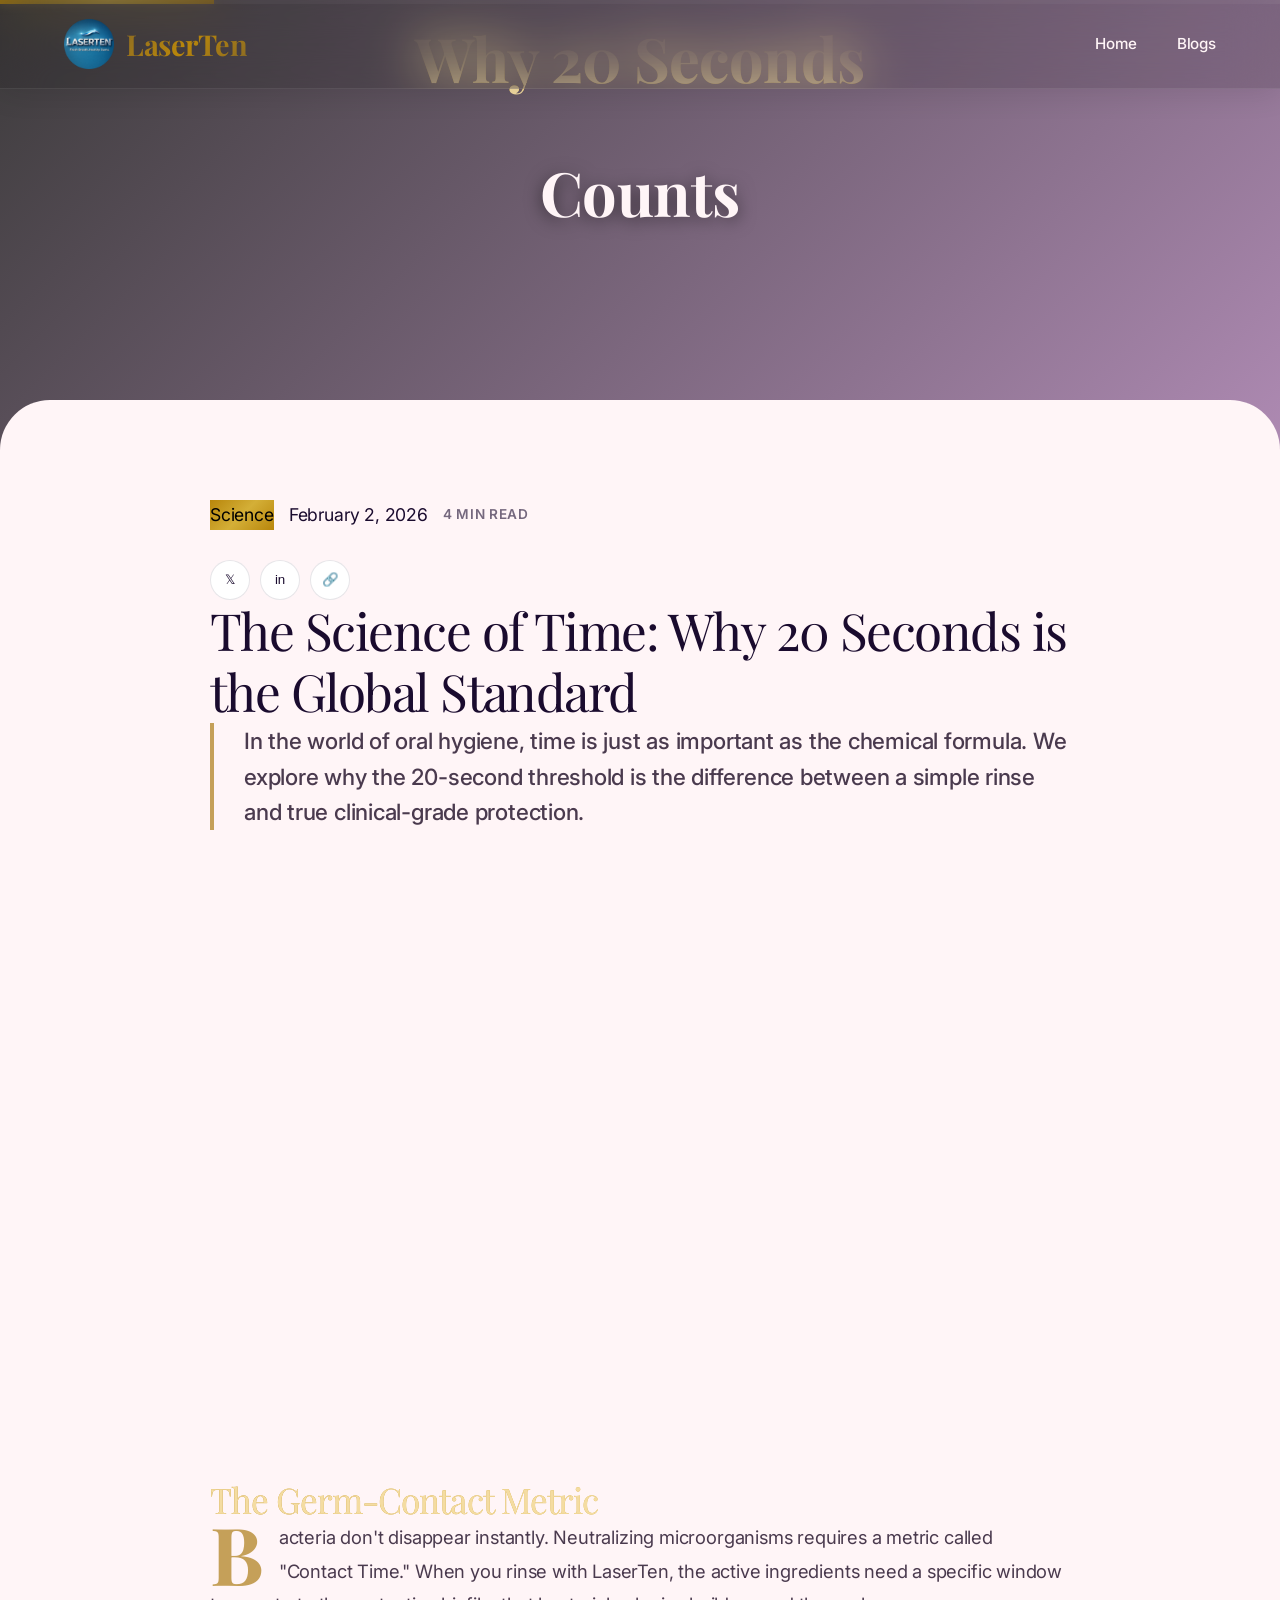
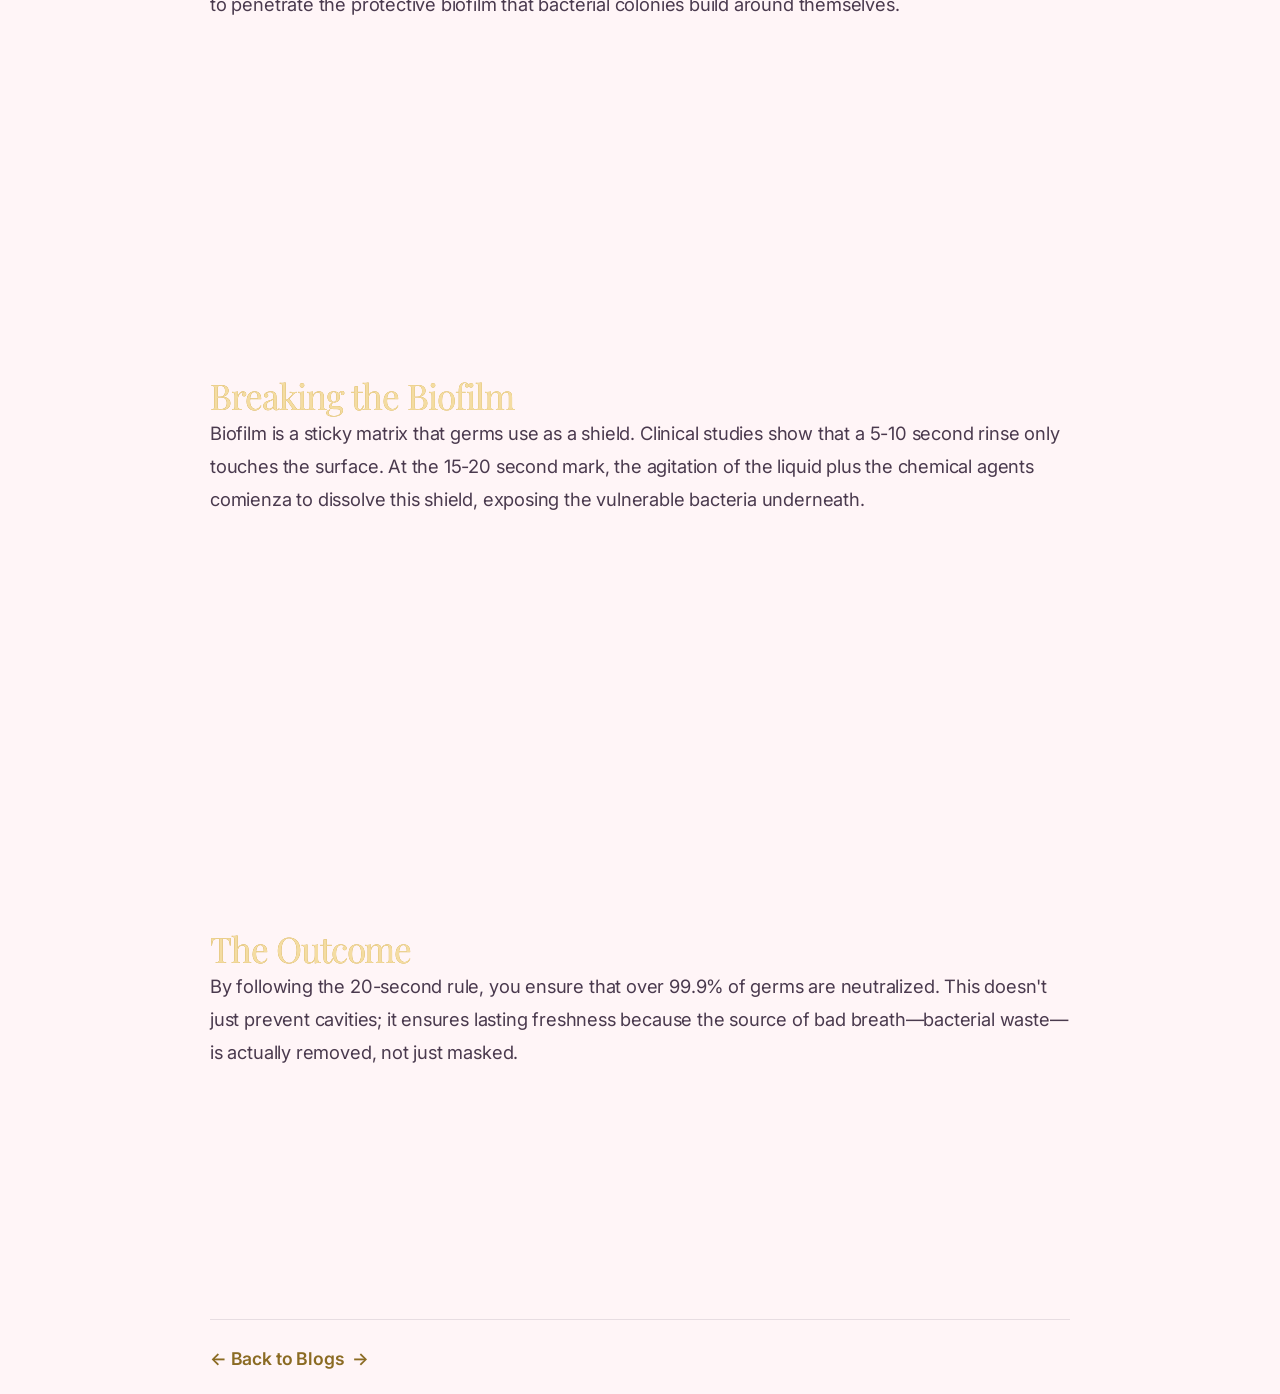
<file: ad.html>
<!DOCTYPE html>

<html lang="en">
<head>
<meta charset="utf-8"/>
<meta content="width=device-width, initial-scale=1.0" name="viewport"/>
<title>The Anatomy of a Perfect Rinse | LaserTen Insights</title>
<link href="style.css" rel="stylesheet"/>
<link href="https://laserten.com/ad.html" rel="canonical"/><meta content="website" property="og:type"/><meta content="https://laserten.com/ad.html" property="og:url"/><meta content="The Anatomy of a Perfect Rinse | LaserTen Insights" property="og:title"/><meta content="Discover LaserTen's premium products." property="og:description"/><meta content="https://laserten.com/photos/logo.png" property="og:image"/><meta content="summary_large_image" name="twitter:card"/><meta content="https://laserten.com/ad.html" name="twitter:url"/><meta content="The Anatomy of a Perfect Rinse | LaserTen Insights" name="twitter:title"/><meta content="Discover LaserTen's premium products." name="twitter:description"/><meta content="https://laserten.com/photos/logo.png" name="twitter:image"/></head>
<body class="blog-page">
<div class="reading-progress-container">
<div class="reading-progress-bar"></div>
</div>
<div class="preloader">
<div class="preloader-content">
<div class="preloader-logo-wrap">
<img alt="LaserTen Logo" src="photos/logo.png"/>
</div>
<div class="preloader-text">LaserTen</div>
</div>
</div>
<nav class="navbar">
<a class="logo" href="index.html">
<img alt="LaserTen Logo" src="photos/logo.png"/>
<span>LaserTen</span>
</a>
<ul class="uppertab">
<li><a href="index.html">Home</a></li>
<li><a href="blogs.html">Blogs</a></li>
</ul>
</nav>
<header class="blog-hero hero" style="height: 50vh; min-height: 300px;">

<div class="hero-overlay"></div>
<div class="hero-container hero-centered">
<div class="hero-content reveal text-center">
<p class="hero-subtitle shimmer-text">Scientific Insight</p>
<h1><span class="line-1 gold-text">Why 20 Seconds</span><br/><span class="line-2 text-white-shadow">Counts</span></h1>
</div>
</div>
</header>
<main class="blog-content-theme">
<div class="container py-80">
<article class="detailed-article reveal">
<div class="article-header mb-60">
<div class="article-meta mb-20">
<span class="article-tag gold-bg">Science</span>
<span class="article-date">February 2, 2026</span>
<span class="read-time">4 min read</span>
</div>
<div class="article-share-bar mb-30">
<button class="share-btn" onclick="shareArticle('twitter')" title="Share on Twitter">𝕏</button>
<button class="share-btn" onclick="shareArticle('linkedin')" title="Share on LinkedIn">in</button>
<button class="share-btn" onclick="shareArticle('copy')" title="Copy Link">🔗</button>
</div>
<h2 class="article-title mb-30">The Science of Time: Why 20 Seconds is the Global Standard</h2>
<p class="article-lead">In the world of oral hygiene, time is just as important as the chemical
                        formula. We explore why the 20-second threshold is the difference between a simple rinse and
                        true clinical-grade protection.</p>
</div>
<div class="article-body">
<img alt="Scientific Rinsing" class="article-main-img mb-60 reveal" src="photos/slid3.jpg"/>
<h3 class="gold-text mb-20">The Germ-Contact Metric</h3>
<p>Bacteria don't disappear instantly. Neutralizing microorganisms requires a metric called "Contact
                        Time." When you rinse with LaserTen, the active ingredients need a specific window to penetrate
                        the protective biofilm that bacterial colonies build around themselves.</p>
<div class="key-takeaways reveal">
<h4>✦ The Study</h4>
<ul>
<li>Contact time is the critical variable in microbial elimination.</li>
<li>Biofilm acts as a physical shield for bacterial colonies.</li>
<li>20 seconds allows the formula to break through the shield and finish the job.</li>
</ul>
</div>
<h3 class="gold-text mb-20">Breaking the Biofilm</h3>
<p>Biofilm is a sticky matrix that germs use as a shield. Clinical studies show that a 5-10 second
                        rinse only touches the surface. At the 15-20 second mark, the agitation of the liquid plus the
                        chemical agents comienza to dissolve this shield, exposing the vulnerable bacteria underneath.
                    </p>
<div class="science-callout reveal">
<h4>Biofilm Disruption Physics</h4>
<p>Agitation during the rinse creates micro-turbulences. When combined with our surfactant
                            system, these turbulences peel away layers of the biofilm matrix, allowing deep penetration
                            of anti-bacterial agents.</p>
</div>
<div class="glass-card mb-60 reveal">
<h3 class="gold-text mb-20">The Golden Ratio</h3>
<p><strong>20 Seconds</strong> Rinse to penetrate and neutralize.<br/><strong>10 Seconds</strong>
                            Brush to mechanically remove the loosen debris.</p>
</div>
<h3 class="gold-text mb-20">The Outcome</h3>
<p>By following the 20-second rule, you ensure that over 99.9% of germs are neutralized. This
                        doesn't just prevent cavities; it ensures lasting freshness because the source of bad
                        breath—bacterial waste—is actually removed, not just masked.</p>
<div class="next-article-teaser reveal">
<div class="teaser-content">
<h4 class="gold-text">Next Ingredient Focus</h4>
<h3>Tea Tree Oil: Nature's Fighter</h3>
</div>
<a class="btn btn-gold" href="article-teatree.html">Keep Reading →</a>
</div>
</div>
<div class="article-footer py-60 border-top">
<a class="read-more" href="blogs.html">← Back to Blogs</a>
</div>
</article>
</div>
</main>
<script src="script.js"></script>
</body>
</html>
</file>
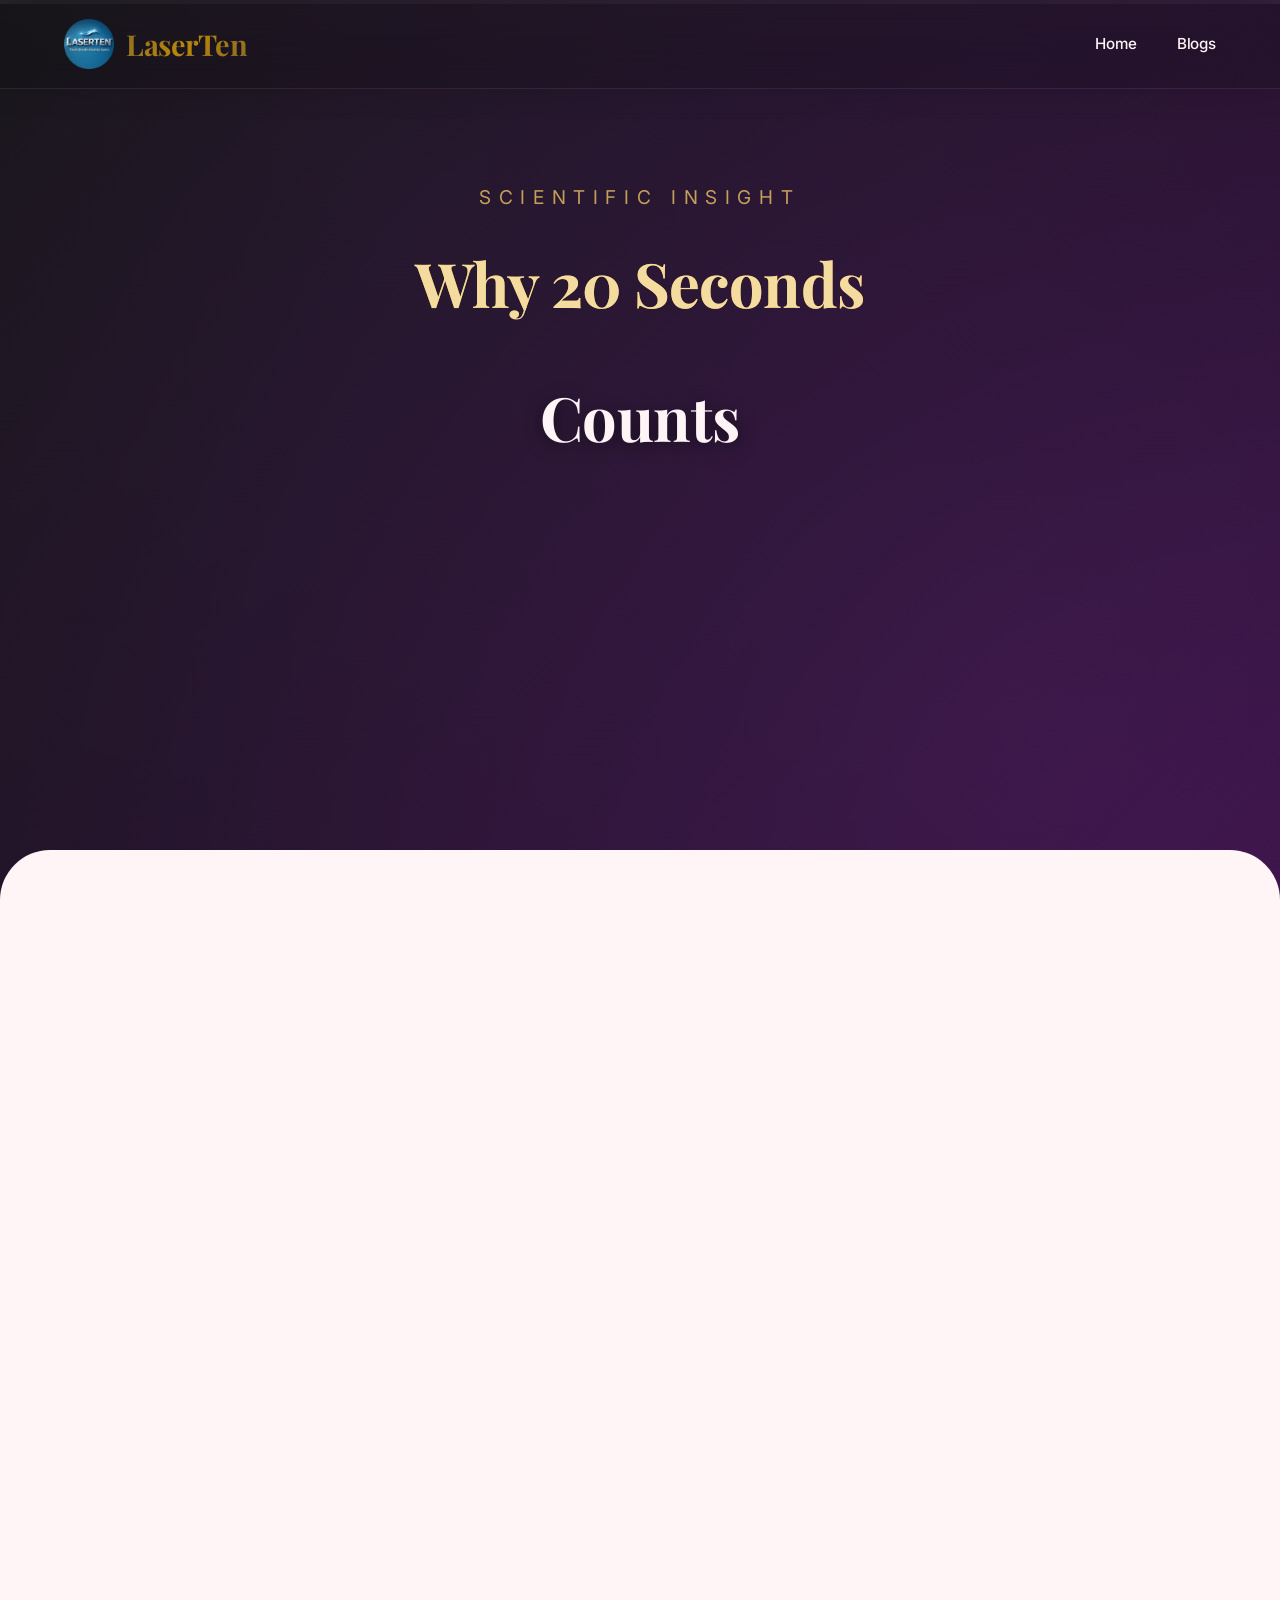
<file: article-20seconds.html>
<!DOCTYPE html>

<html lang="en">
<head>
<meta charset="utf-8"/>
<meta content="width=device-width, initial-scale=1.0" name="viewport"/>
<title>The Anatomy of a Perfect Rinse | LaserTen Insights</title>
<link href="style.css" rel="stylesheet"/>
<link href="https://laserten.com/article-20seconds.html" rel="canonical"/><meta content="website" property="og:type"/><meta content="https://laserten.com/article-20seconds.html" property="og:url"/><meta content="The Anatomy of a Perfect Rinse | LaserTen Insights" property="og:title"/><meta content="Discover LaserTen's premium products." property="og:description"/><meta content="https://laserten.com/photos/logo.png" property="og:image"/><meta content="summary_large_image" name="twitter:card"/><meta content="https://laserten.com/article-20seconds.html" name="twitter:url"/><meta content="The Anatomy of a Perfect Rinse | LaserTen Insights" name="twitter:title"/><meta content="Discover LaserTen's premium products." name="twitter:description"/><meta content="https://laserten.com/photos/logo.png" name="twitter:image"/></head>
<body class="blog-page">
<div class="reading-progress-container">
<div class="reading-progress-bar"></div>
</div>
<div class="preloader">
<div class="preloader-content">
<div class="preloader-logo-wrap">
<img alt="LaserTen Logo" src="photos/logo.png"/>
</div>
<div class="preloader-text">LaserTen</div>
</div>
</div>
<nav class="navbar">
<a class="logo" href="index.html">
<img alt="LaserTen Logo" src="photos/logo.png"/>
<span>LaserTen</span>
</a>
<ul class="uppertab">
<li><a href="index.html">Home</a></li>
<li><a href="blogs.html">Blogs</a></li>
</ul>
</nav>
<header class="hero">
<div class="aura-container">
    <div class="aura-blob aura-blob-1"></div>
    <div class="aura-blob aura-blob-2"></div>
    <div class="aura-blob aura-blob-3"></div>
</div>
<div class="hero-bg atmospheric"></div>
<div class="hero-overlay"></div>
<div class="hero-container hero-centered">
<div class="hero-content reveal text-center">
<p class="hero-subtitle shimmer-text">Scientific Insight</p>
<h1><span class="line-1 gold-text">Why 20 Seconds</span><br/><span class="line-2 text-white-shadow">Counts</span></h1>
</div>
</div>
</header>
<main class="blog-content-theme">
<div class="container py-80">
<article class="detailed-article reveal">
<div class="article-header mb-60">
<div class="article-meta mb-20">
<span class="article-tag gold-bg">Science</span>
<span class="article-date">February 2, 2026</span>
<span class="read-time">4 min read</span>
</div>
<div class="article-share-bar mb-30">
<button class="share-btn" onclick="shareArticle('twitter')" title="Share on Twitter">𝕏</button>
<button class="share-btn" onclick="shareArticle('linkedin')" title="Share on LinkedIn">in</button>
<button class="share-btn" onclick="shareArticle('copy')" title="Copy Link">🔗</button>
</div>
<h2 class="article-title mb-30">The Science of Time: Why 20 Seconds is the Global Standard</h2>
<p class="article-lead">In the world of oral hygiene, time is just as important as the chemical
                        formula. We explore why the 20-second threshold is the difference between a simple rinse and
                        true clinical-grade protection.</p>
</div>
<div class="article-body">
<img alt="Scientific Rinsing" class="article-main-img mb-60 reveal" src="photos/slid3.jpg"/>
<h3 class="gold-text mb-20">The Germ-Contact Metric</h3>
<p>Bacteria don't disappear instantly. Neutralizing microorganisms requires a metric called "Contact
                        Time." When you rinse with LaserTen, the active ingredients need a specific window to penetrate
                        the protective biofilm that bacterial colonies build around themselves.</p>
<div class="key-takeaways reveal">
<h4>✦ The Study</h4>
<ul>
<li>Contact time is the critical variable in microbial elimination.</li>
<li>Biofilm acts as a physical shield for bacterial colonies.</li>
<li>20 seconds allows the formula to break through the shield and finish the job.</li>
</ul>
</div>
<h3 class="gold-text mb-20">Breaking the Biofilm</h3>
<p>Biofilm is a sticky matrix that germs use as a shield. Clinical studies show that a 5-10 second
                        rinse only touches the surface. At the 15-20 second mark, the agitation of the liquid plus the
                        chemical agents comienza to dissolve this shield, exposing the vulnerable bacteria underneath.
                    </p>
<div class="science-callout reveal">
<h4>Biofilm Disruption Physics</h4>
<p>Agitation during the rinse creates micro-turbulences. When combined with our surfactant
                            system, these turbulences peel away layers of the biofilm matrix, allowing deep penetration
                            of anti-bacterial agents.</p>
</div>
<div class="glass-card mb-60 reveal">
<h3 class="gold-text mb-20">The Golden Ratio</h3>
<p><strong>20 Seconds</strong> Rinse to penetrate and neutralize.<br/><strong>10 Seconds</strong>
                            Brush to mechanically remove the loosen debris.</p>
</div>
<h3 class="gold-text mb-20">The Outcome</h3>
<p>By following the 20-second rule, you ensure that over 99.9% of germs are neutralized. This
                        doesn't just prevent cavities; it ensures lasting freshness because the source of bad
                        breath—bacterial waste—is actually removed, not just masked.</p>
<div class="next-article-teaser reveal">
<div class="teaser-content">
<h4 class="gold-text">Next Ingredient Focus</h4>
<h3>Tea Tree Oil: Nature's Fighter</h3>
</div>
<a class="btn btn-gold" href="article-teatree.html">Keep Reading →</a>
</div>
</div>
<div class="article-footer py-60 border-top">
<a class="read-more" href="blogs.html">← Back to Blogs</a>
</div>
</article>
</div>
</main>
<script src="script.js"></script>
</body>
</html>
</file>
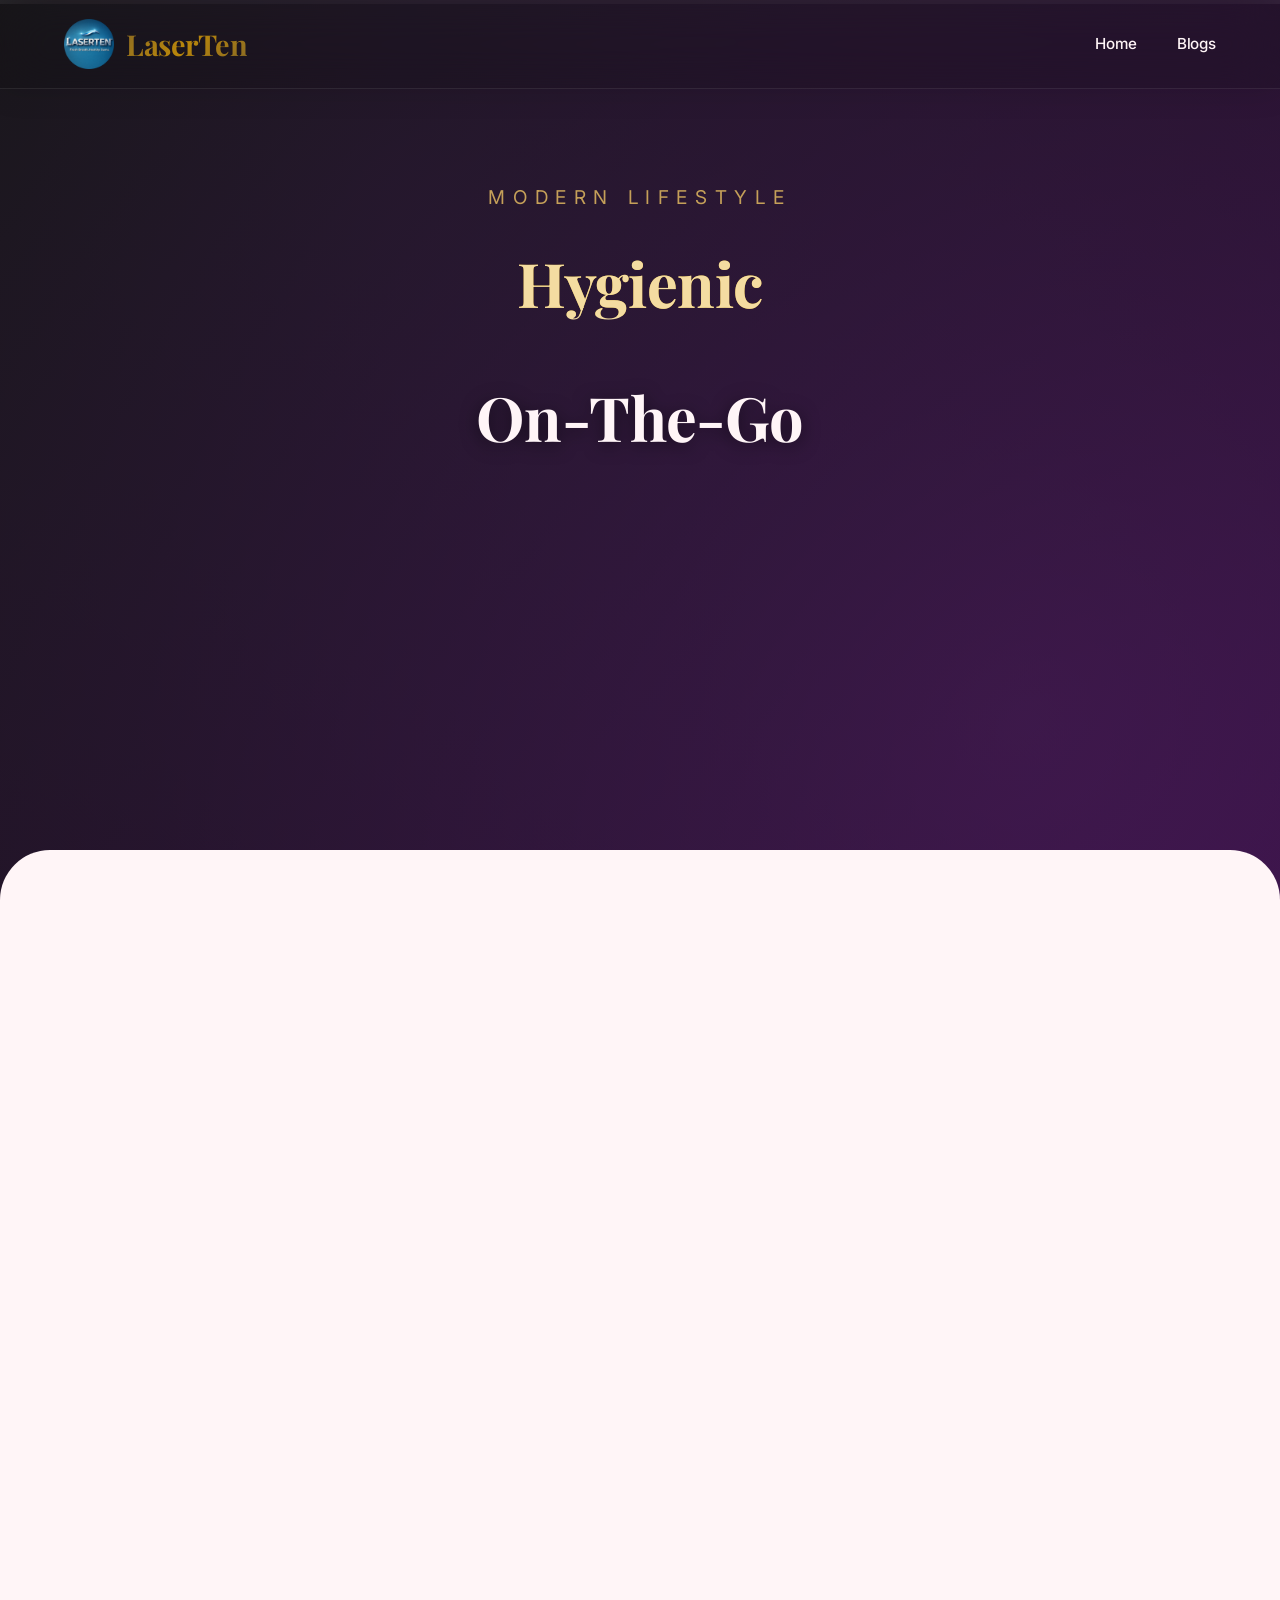
<file: article-sachets.html>
<!DOCTYPE html>

<html lang="en">
<head>
<meta charset="utf-8"/>
<meta content="width=device-width, initial-scale=1.0" name="viewport"/>
<title>The Rise of Single-Use Hygeine | LaserTen Insights</title>
<link href="style.css" rel="stylesheet"/>
<link href="https://laserten.com/article-sachets.html" rel="canonical"/><meta content="website" property="og:type"/><meta content="https://laserten.com/article-sachets.html" property="og:url"/><meta content="The Rise of Single-Use Hygeine | LaserTen Insights" property="og:title"/><meta content="Discover LaserTen's premium products." property="og:description"/><meta content="https://laserten.com/photos/logo.png" property="og:image"/><meta content="summary_large_image" name="twitter:card"/><meta content="https://laserten.com/article-sachets.html" name="twitter:url"/><meta content="The Rise of Single-Use Hygeine | LaserTen Insights" name="twitter:title"/><meta content="Discover LaserTen's premium products." name="twitter:description"/><meta content="https://laserten.com/photos/logo.png" name="twitter:image"/></head>
<body class="blog-page">
<div class="reading-progress-container">
<div class="reading-progress-bar"></div>
</div>
<div class="preloader">
<div class="preloader-content">
<div class="preloader-logo-wrap">
<img alt="LaserTen Logo" src="photos/logo.png"/>
</div>
<div class="preloader-text">LaserTen</div>
</div>
</div>
<nav class="navbar">
<a class="logo" href="index.html">
<img alt="LaserTen Logo" src="photos/logo.png"/>
<span>LaserTen</span>
</a>
<ul class="uppertab">
<li><a href="index.html">Home</a></li>
<li><a href="blogs.html">Blogs</a></li>
</ul>
</nav>
<header class="hero">
<div class="aura-container">
    <div class="aura-blob aura-blob-1"></div>
    <div class="aura-blob aura-blob-2"></div>
    <div class="aura-blob aura-blob-3"></div>
</div>
<div class="hero-bg atmospheric"></div>
<div class="hero-overlay"></div>
<div class="hero-container hero-centered">
<div class="hero-content reveal text-center">
<p class="hero-subtitle shimmer-text">Modern Lifestyle</p>
<h1><span class="line-1 gold-text">Hygienic</span><br/><span class="line-2 text-white-shadow">On-The-Go</span></h1>
</div>
</div>
</header>
<main class="blog-content-theme">
<div class="container py-80">
<article class="detailed-article reveal">
<div class="article-header mb-60">
<div class="article-meta mb-20">
<span class="article-tag gold-bg">Lifestyle</span>
<span class="article-date">February 2, 2026</span>
<span class="read-time">4 min read</span>
</div>
<div class="article-share-bar mb-30">
<button class="share-btn" onclick="shareArticle('twitter')" title="Share on Twitter">𝕏</button>
<button class="share-btn" onclick="shareArticle('linkedin')" title="Share on LinkedIn">in</button>
<button class="share-btn" onclick="shareArticle('copy')" title="Copy Link">🔗</button>
</div>
<h2 class="article-title mb-30">Why Single-Use Sachets are the New Standard for Travel</h2>
<p class="article-lead">In an increasingly mobile world, carrying a bulky bottle of mouthwash or a
                        messy tube of paste is outdated. We examine the rise of the hygiene sachet.</p>
</div>
<div class="article-body">
<img alt="Portability" class="article-main-img mb-60 reveal" src="photos/slid4.jpg"/>
<h3 class="gold-text mb-20">Purity in Every Pour</h3>
<p>Traditional bottles are opened and closed dozens of times, exposing the contents to air and
                        potential contaminants. LaserTen sachets are hermetically sealed until the moment you use them.
                        This ensures the clinical potency of every dose is identical to the day it was manufactured.</p>
<div class="key-takeaways reveal">
<h4>✦ The Sachet Secret</h4>
<ul>
<li>Zero oxidation ensures maximum active ingredient potency.</li>
<li>Pocket-sized protection for confidence in any situation.</li>
<li>Measured dosage prevents under-rinsing and product waste.</li>
</ul>
</div>
<h3 class="gold-text mb-20">The Freedom of Portability</h3>
<p>Whether you're in a board meeting, on a cross-continental flight, or out for a dinner date,
                        LaserTen fits in your pocket. It's oral hygiene without the baggage. No more worrying about
                        liquid limits at airports or carrying a toolkit to maintain your smile.</p>
<div class="glass-card mb-60 reveal">
<h3 class="gold-text mb-20">Travel Tip</h3>
<p>Keep a LaserTen sachet in your wallet or smartphone case. It's the ultimate 'emergency' tool
                            for confidence, anywhere, anytime.</p>
</div>
<h3 class="gold-text mb-20">Sustainable Innovation</h3>
<p>By providing the perfect dose, we eliminate product waste. You use 100% of what's inside, with no
                        residue left at the bottom of a plastic bottle. Our sachets are designed for minimal material
                        usage while providing maximum protection.</p>
<div class="science-callout reveal">
<h4>Potency Retention</h4>
<p>Traditional bottles lose up to 15% of their chemical efficacy within 3 months of opening due
                            to oxygen exposure. Sachets isolate the formula, maintaining 100% efficacy for the entire
                            shelf life.</p>
</div>
<div class="next-article-teaser reveal">
<div class="teaser-content">
<h4 class="gold-text">Next Innovation Insight</h4>
<h3>The Evolution of Oral Care</h3>
</div>
<a class="btn btn-gold" href="article-evolution.html">Keep Reading →</a>
</div>
</div>
<div class="article-footer py-60 border-top">
<a class="read-more" href="blogs.html">← Back to Blogs</a>
</div>
</article>
</div>
</main>
<script src="script.js"></script>
</body>
</html>
</file>
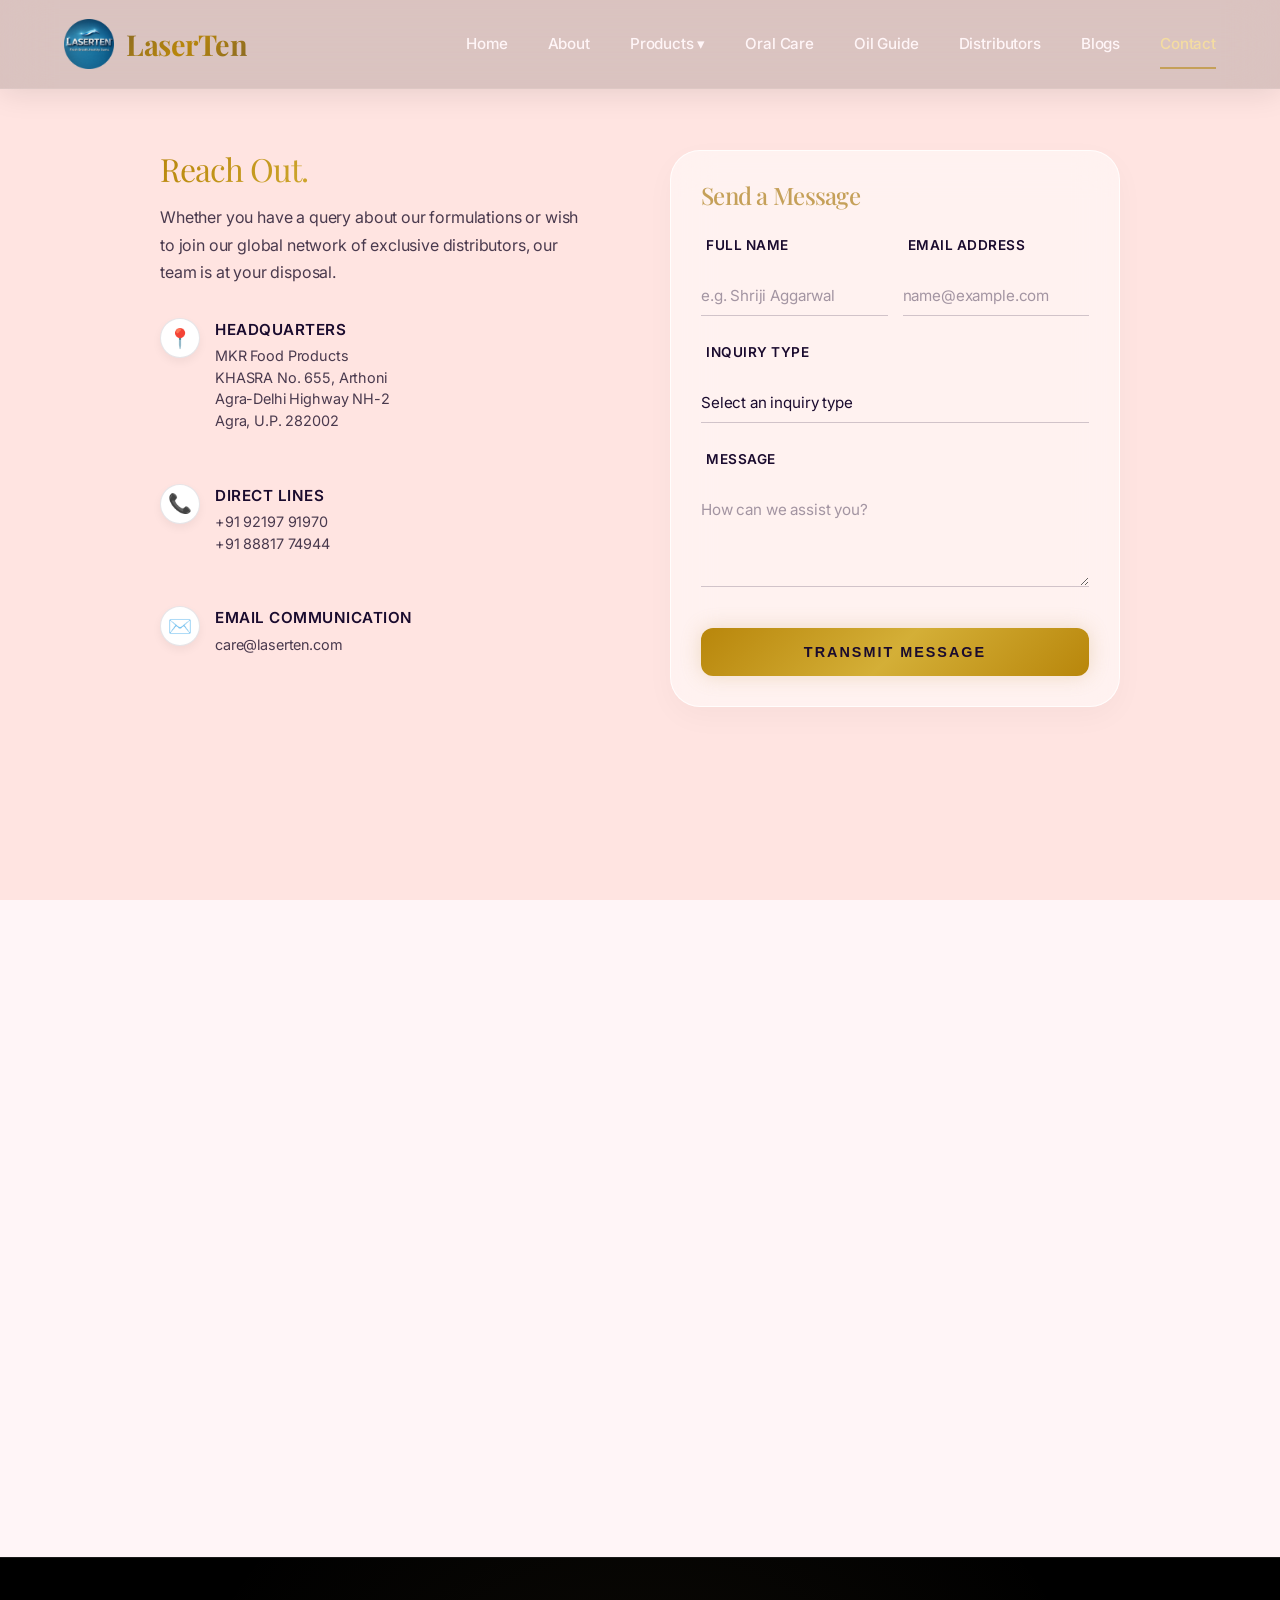
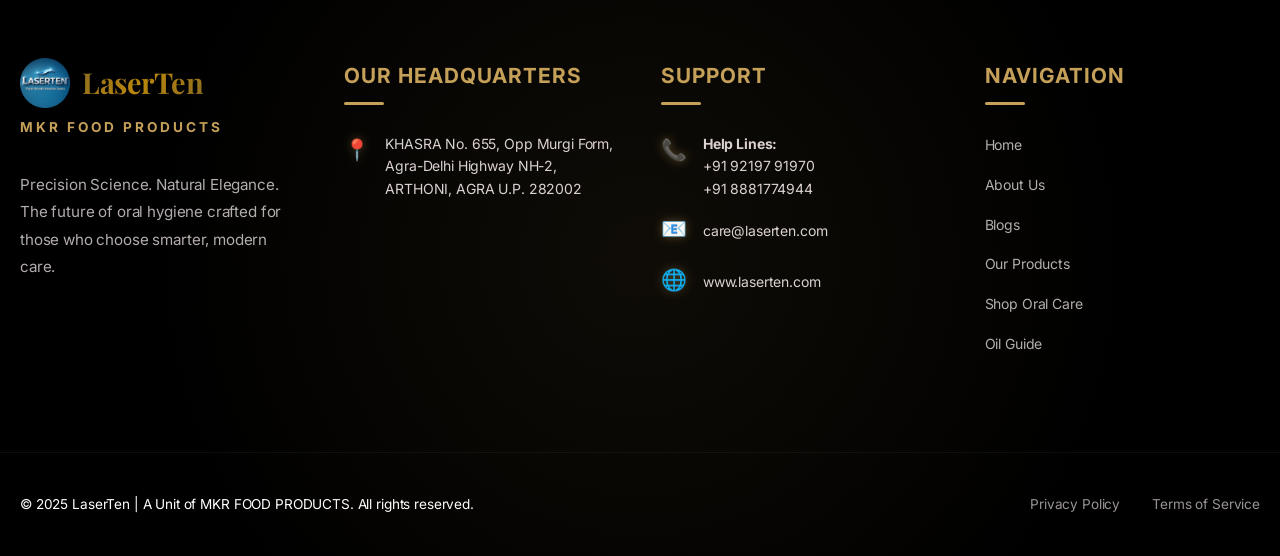
<file: contact.html>
<!DOCTYPE html>

<html lang="en">
<head>
<meta charset="utf-8"/>
<meta content="width=device-width, initial-scale=1.0" name="viewport"/>
<title>Contact LaserTen | Distributors &amp; Support</title>
<meta content="Reach out to LaserTen for support, partnership opportunities, or to join our global network of distributors." name="description"/>
<meta content="contact LaserTen, LaserTen distributors, partner with us, oral care support" name="keywords"/>
<link href="style.css" rel="stylesheet"/>
<link href="https://laserten.com/contact.html" rel="canonical"/><meta content="website" property="og:type"/><meta content="https://laserten.com/contact.html" property="og:url"/><meta content="Contact LaserTen | Distributors &amp; Support" property="og:title"/><meta content="Reach out to LaserTen for support, partnership opportunities, or to join our global network of distributors." property="og:description"/><meta content="https://laserten.com/photos/logo.png" property="og:image"/><meta content="summary_large_image" name="twitter:card"/><meta content="https://laserten.com/contact.html" name="twitter:url"/><meta content="Contact LaserTen | Distributors &amp; Support" name="twitter:title"/><meta content="Reach out to LaserTen for support, partnership opportunities, or to join our global network of distributors." name="twitter:description"/><meta content="https://laserten.com/photos/logo.png" name="twitter:image"/></head>
<body class="contact-page">
<div class="preloader">
<div class="preloader-content">
<div class="preloader-visual-area">
<div class="aura-ring aura-ring-1"></div>
<div class="aura-ring aura-ring-2"></div>
<div class="preloader-logo-wrap">
<img alt="LaserTen Logo" src="photos/logo.png"/>
</div>
</div>
<div class="preloader-text">LaserTen</div>
<div class="preloader-progress-bar">
<div class="preloader-progress-fill"></div>
</div>
</div>
</div>
<nav class="navbar">
<a class="logo" href="index.html">
<img alt="LaserTen Logo" src="photos/logo.png"/>
<span>LaserTen</span>
</a>
<ul class="uppertab">
<li><a href="index.html">Home</a></li>
<li><a href="about.html">About</a></li>
<li class="nav-dropdown">
<a class="dropbtn" href="products.html">Products ▾</a>
<ul class="dropdown-menu">
<li><a href="products.html#mouthwash">LaserTen Mouthwash</a></li>
<li><a href="products.html#oil">LaserTen Oil</a></li>
<li><a href="products.html#afterdrink">After Drink</a></li>
</ul>
</li>
<li><a href="oral.html">Oral Care</a></li>
<li><a href="oil.html">Oil Guide</a></li>
<li><a href="distributors.html">Distributors</a></li>
<li><a href="blogs.html">Blogs</a></li>
<li><a href="contact.html">Contact</a></li>
</ul>
<button class="hamburger">
<span></span>
<span></span>
<span></span>
</button>
</nav>
<main class="page-content">
<section class="contact-refined-section reveal" id="contacts">
    <div class="container contact-grid">
        
        <!-- Left Side: Sober Info -->
        <div class="contact-info-refined reveal stagger-reveal">
            <h2 class="gold-text" style="margin-bottom: 1rem; font-size: 2rem;">Reach Out.</h2>
            <p class="sober-text">Whether you have a query about our formulations or wish to join our global network of exclusive distributors, our team is at your disposal.</p>
            
            <div class="info-block-list">
                <div class="info-block">
                    <div class="icon-wrapper">📍</div>
                    <div class="details">
                        <h4>Headquarters</h4>
                        <p>MKR Food Products<br/>KHASRA No. 655, Arthoni<br/>Agra-Delhi Highway NH-2<br/>Agra, U.P. 282002</p>
                    </div>
                </div>
                
                <div class="info-block">
                    <div class="icon-wrapper">📞</div>
                    <div class="details">
                        <h4>Direct Lines</h4>
                        <p>+91 92197 91970<br/>+91 88817 74944</p>
                    </div>
                </div>
                
                <div class="info-block">
                    <div class="icon-wrapper">✉️</div>
                    <div class="details">
                        <h4>Email Communication</h4>
                        <p>care@laserten.com</p>
                    </div>
                </div>
            </div>
        </div>
        
        <!-- Right Side: Minimalist Form in Glass Card -->
        <div class="contact-form-refined glass-card reveal" style="animation-delay: 0.2s;">
            <h3 style="color: #C5A059; margin-bottom: 1.5rem; font-family: 'Playfair Display', serif; font-size: 1.5rem; font-weight: 500;">Send a Message</h3>
            <form class="sober-form">
                <div class="form-row">
                    <div class="form-group">
                        <label>Full Name</label>
                        <input type="text" class="minimal-input" placeholder="e.g. Shriji Aggarwal" required>
                    </div>
                    <div class="form-group">
                        <label>Email Address</label>
                        <input type="email" class="minimal-input" placeholder="name@example.com" required>
                    </div>
                </div>
                <div class="form-group">
                    <label>Inquiry Type</label>
                    <select class="minimal-input" required style="cursor: pointer; appearance: none;">
                        <option value="" disabled selected>Select an inquiry type</option>
                        <option value="support">General Support</option>
                        <option value="distributor">Distributor Partnership</option>
                        <option value="feedback">Product Feedback</option>
                    </select>
                </div>
                <div class="form-group">
                    <label>Message</label>
                    <textarea class="minimal-input" rows="4" placeholder="How can we assist you?" required></textarea>
                </div>
                <button type="submit" class="btn btn-magnetic submit-btn" style="width: 100%; justify-content: center; margin-top: 1rem;">Transmit Message</button>
            </form>
        </div>
        
    </div>
</section>
<section class="distributors-section reveal" id="distributors">
<div class="container">
<h2 class="section-title gold-text">Our Global Network</h2>
<div class="distributor-content glass-card">
<div class="distributor-info">
<h3>Become a Partner</h3>
<p>Join our growing network of distributors and bring premium oral care to your region. We offer
                        competitive margins, marketing support, and a product that sells itself.</p>
<div class="distributor-cta">
<a class="btn btn-magnetic" href="mailto:distributors@laserten.com">Partner With Us</a>
</div>
</div>
<div class="distributor-stats">
<div class="stat-item">
<span class="stat-number" id="distributor-countries">15+</span>
<span class="stat-label">Countries</span>
</div>
<div class="stat-item">
<span class="stat-number" id="distributor-outlets">500+</span>
<span class="stat-label">Retail Outlets</span>
</div>
</div>
</div>
</div>
</section>
<footer class="main-footer">
<div class="container footer-grid">
<div class="footer-brand footer-column">
<a class="logo" href="index.html">
<img alt="LaserTen Logo" src="photos/logo.png"/>
<span>LaserTen</span>
</a>
<p class="mkr-sub-brand">MKR FOOD PRODUCTS</p>
<p class="brand-description">Precision Science. Natural Elegance. The future of oral hygiene crafted for
                    those who choose smarter, modern care.</p>
</div>
<div class="footer-info footer-column">
<h4>Our Headquarters</h4>
<ul class="footer-contact-list">
<li>
<span class="icon">📍</span>
<div class="text">
                            KHASRA No. 655, Opp Murgi Form,<br/>
                            Agra-Delhi Highway NH-2, <br/>
                            ARTHONI, AGRA U.P. 282002
                        </div>
</li>
</ul>
</div>
<div class="footer-contact footer-column">
<h4>Support</h4>
<ul class="footer-contact-list">
<li>
<span class="icon">📞</span>
<div class="text">
<strong>Help Lines:</strong><br/>
                            +91 92197 91970<br/>
                            +91 8881774944
                        </div>
</li>
<li>
<span class="icon">📧</span>
<div class="text"><a href="mailto:care@laserten.com">care@laserten.com</a></div>
</li>
<li>
<span class="icon">🌐</span>
<div class="text"><a href="http://www.laserten.com" target="_blank">www.laserten.com</a></div>
</li>
</ul>
</div>
<div class="footer-links footer-column">
<h4>Navigation</h4>
<ul class="footer-nav">
<li><a href="index.html">Home</a></li>
<li><a href="about.html">About Us</a></li>
<li><a href="blogs.html">Blogs</a></li>
<li><a href="products.html">Our Products</a></li>
<li><a href="oral.html">Shop Oral Care</a></li>
<li><a href="oil.html">Oil Guide</a></li>
</ul>
</div>
</div>
<div class="footer-bottom">
<div class="container bottom-flex">
<p>© 2025 LaserTen | A Unit of MKR FOOD PRODUCTS. All rights reserved.</p>
<div class="legal-links">
<a href="#">Privacy Policy</a>
<a href="#">Terms of Service</a>
</div>
</div>
</div>
</footer>
<div class="mobile-menu-overlay">
<ul class="mobile-nav-links">
<li><a href="index.html">Home</a></li>
<li><a href="about.html">About</a></li>
<li><a href="products.html">Products</a></li>
<li><a href="oral.html">Oral Care</a></li>
<li><a href="oil.html">Oil Guide</a></li>
<li><a href="distributors.html">Distributors</a></li>
<li><a href="blogs.html">Blogs</a></li>
<li><a href="contact.html">Contact</a></li>
</ul>
</div>
<script src="script.js"></script>
</body>
</html>
</file>
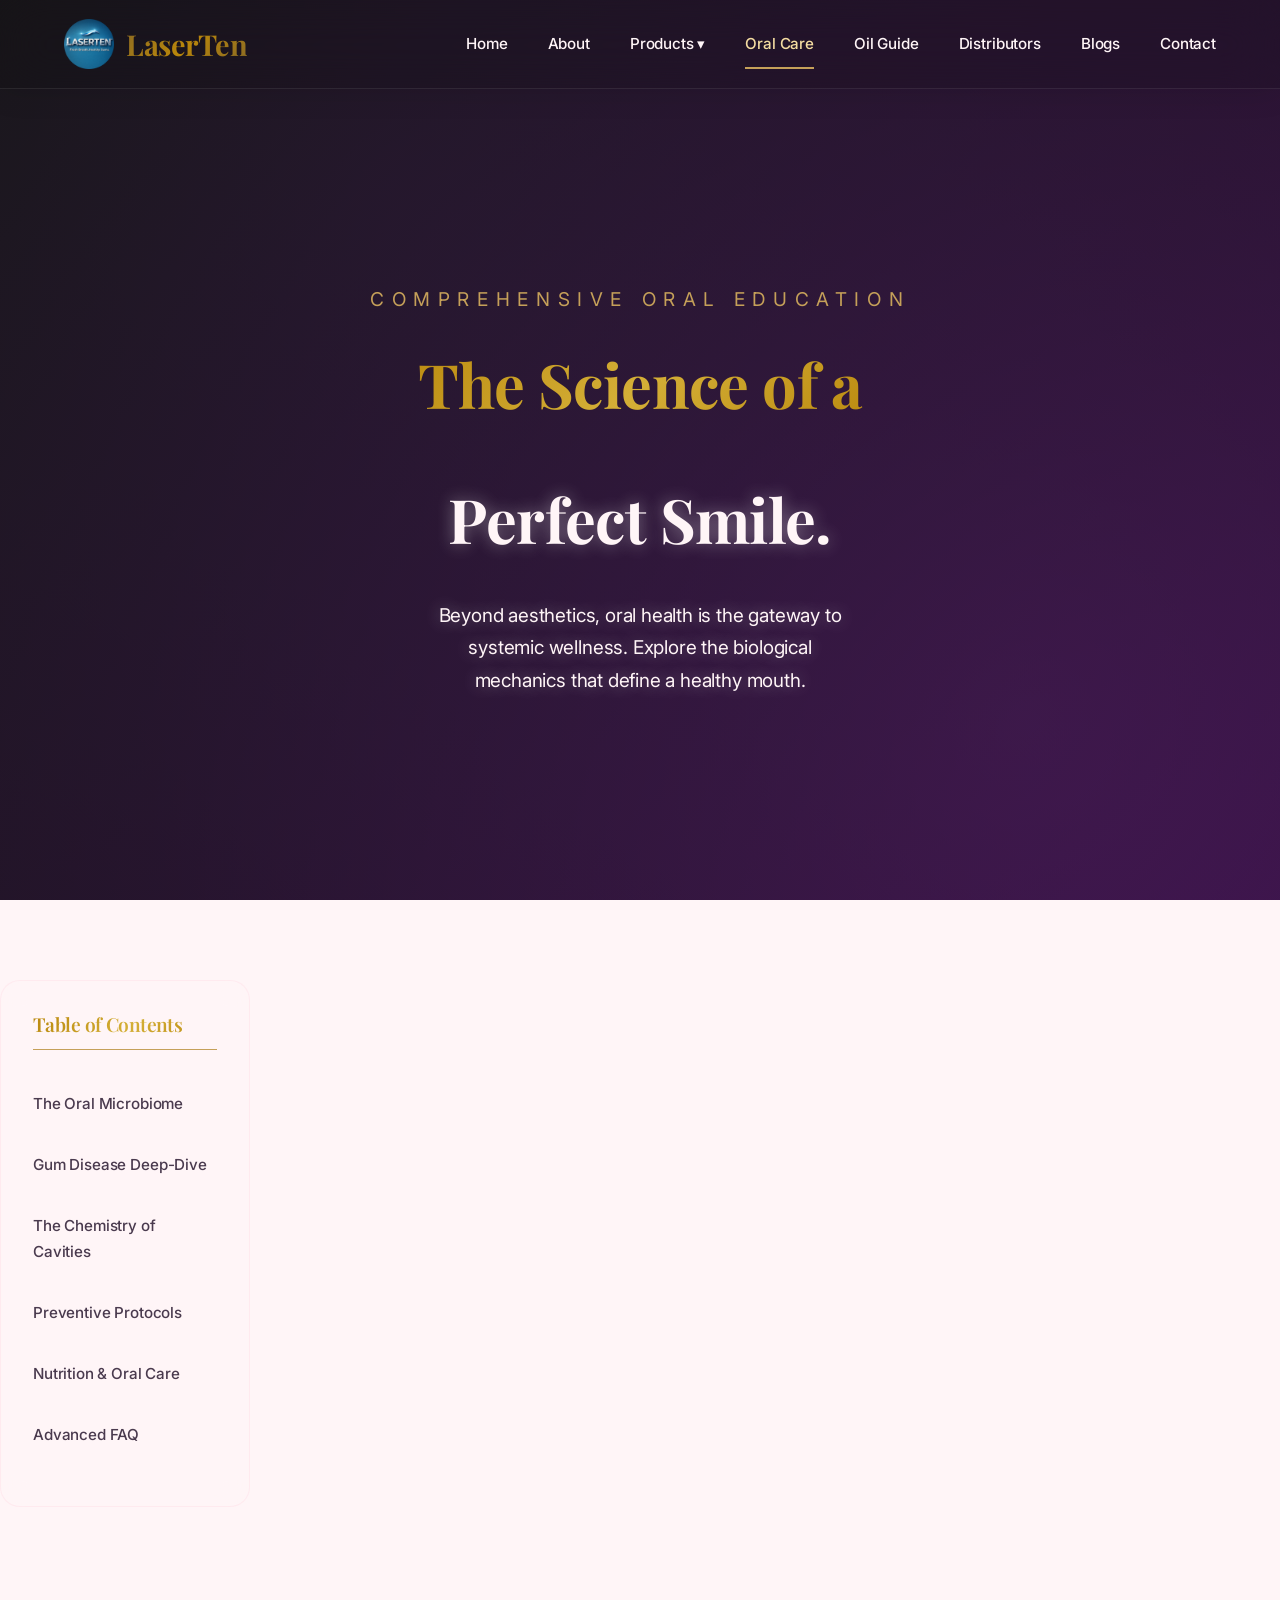
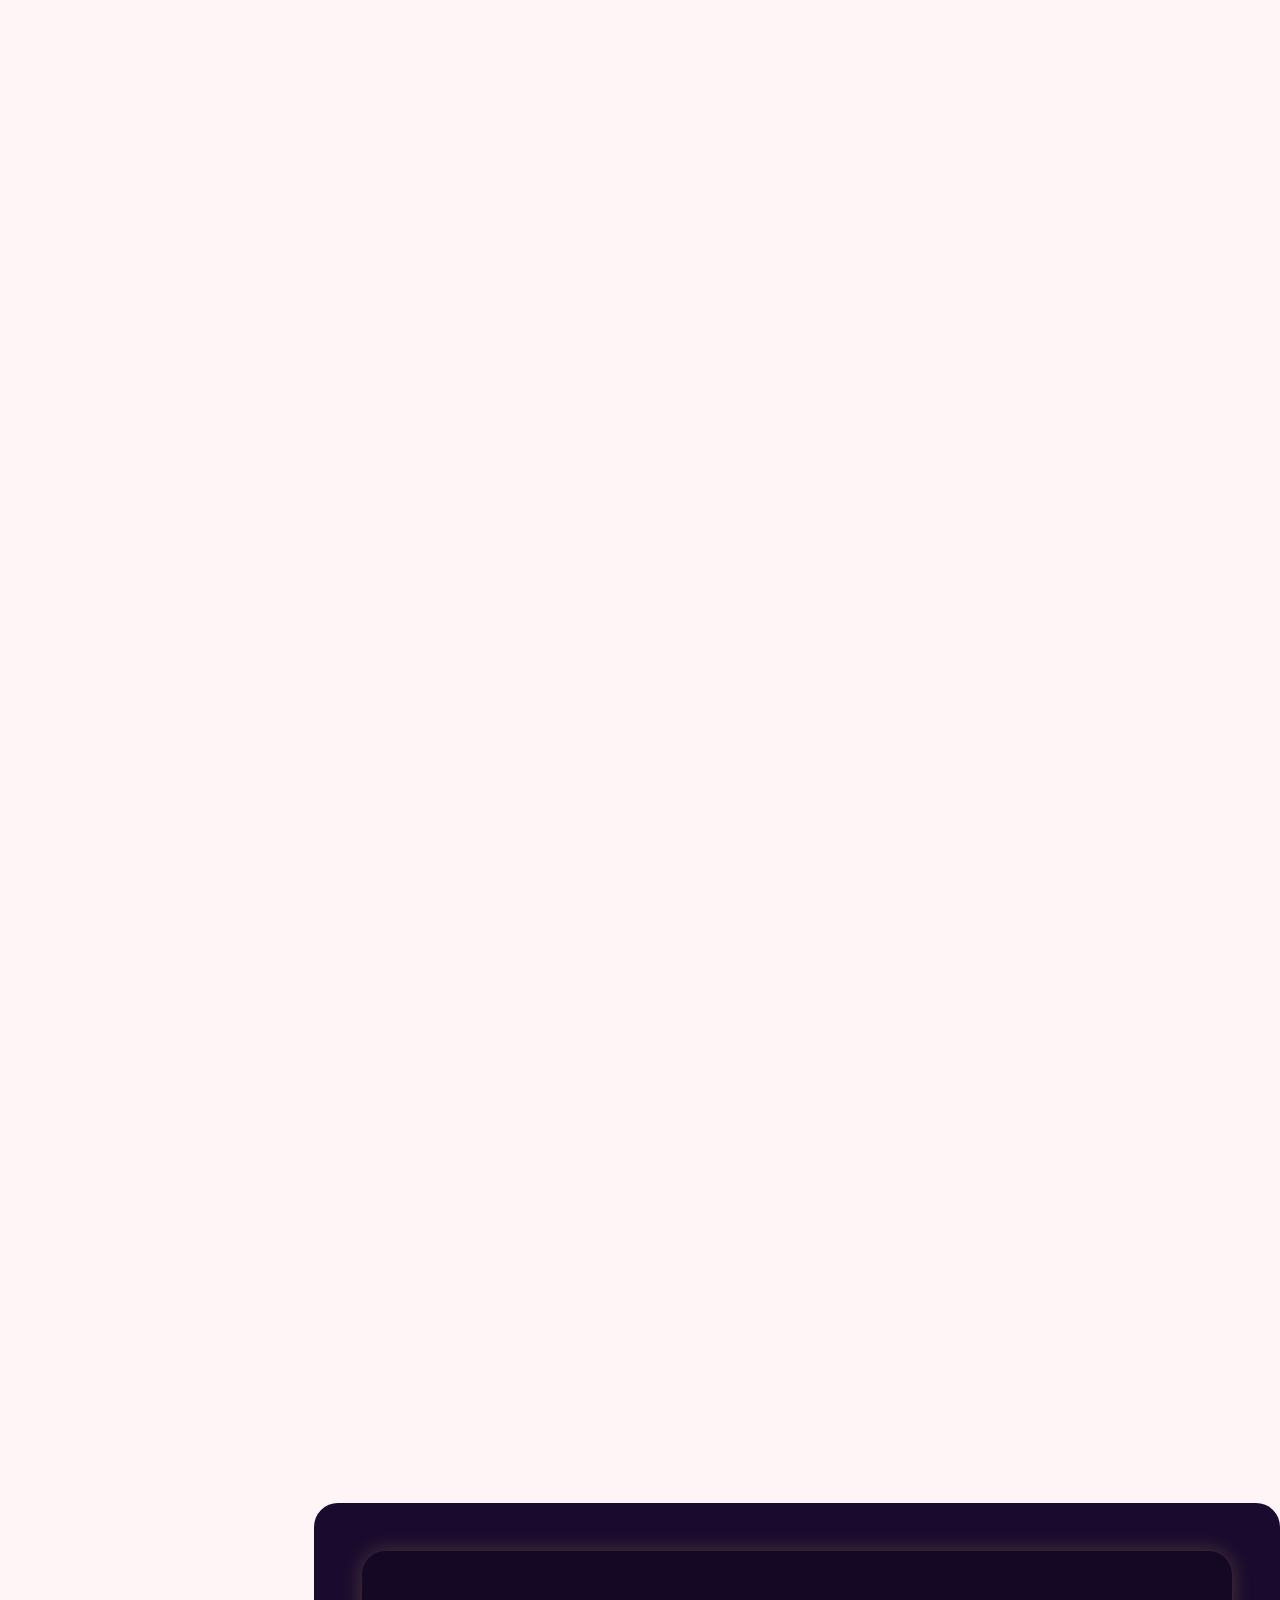
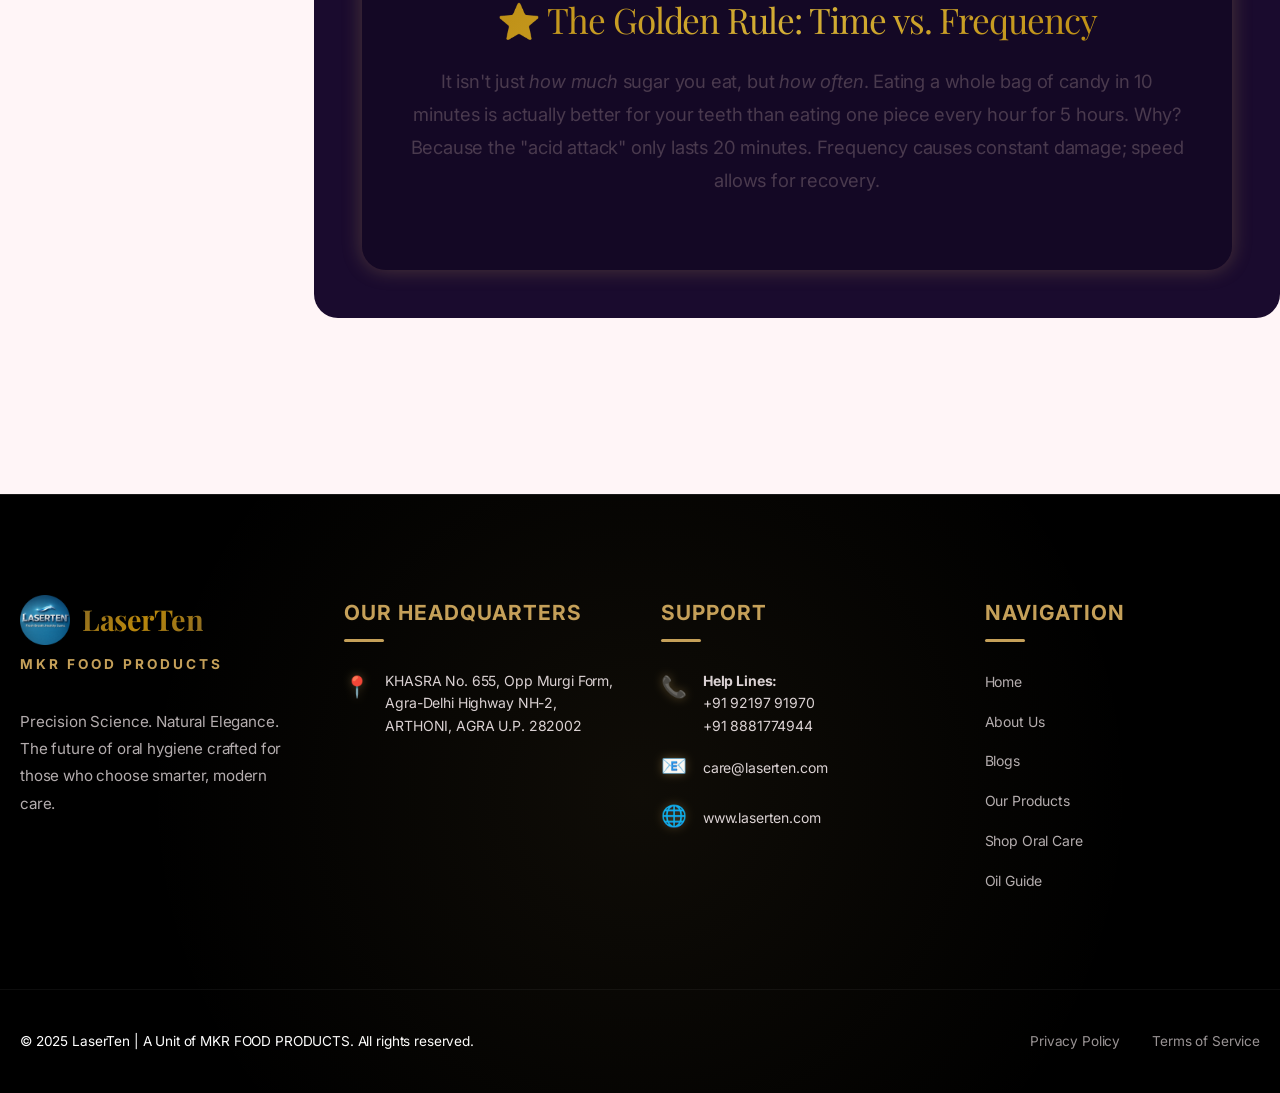
<file: oral.html>
<!DOCTYPE html>

<html lang="en">
<head>
<meta charset="utf-8"/>
<meta content="width=device-width, initial-scale=1.0" name="viewport"/>
<title>The Science of Oral Health | LaserTen Educational Guide</title>
<meta content="Discover the science behind a perfect smile. Learn about the oral microbiome, gum health, and advanced protocols for modern oral care." name="description"/>
<meta content="oral health, oral microbiome, gum disease prevention, cavities science, professional oral protocol" name="keywords"/>
<link href="style.css" rel="stylesheet"/>
<link href="https://laserten.com/oral.html" rel="canonical"/><meta content="website" property="og:type"/><meta content="https://laserten.com/oral.html" property="og:url"/><meta content="The Science of Oral Health | LaserTen Educational Guide" property="og:title"/><meta content="Discover the science behind a perfect smile. Learn about the oral microbiome, gum health, and advanced protocols for modern oral care." property="og:description"/><meta content="https://laserten.com/photos/logo.png" property="og:image"/><meta content="summary_large_image" name="twitter:card"/><meta content="https://laserten.com/oral.html" name="twitter:url"/><meta content="The Science of Oral Health | LaserTen Educational Guide" name="twitter:title"/><meta content="Discover the science behind a perfect smile. Learn about the oral microbiome, gum health, and advanced protocols for modern oral care." name="twitter:description"/><meta content="https://laserten.com/photos/logo.png" name="twitter:image"/></head>
<body>
<div class="preloader">
<div class="preloader-content">
<div class="preloader-visual-area">
<div class="aura-ring aura-ring-1"></div>
<div class="aura-ring aura-ring-2"></div>
<div class="preloader-logo-wrap">
<img alt="LaserTen Logo" src="photos/logo.png"/>
</div>
</div>
<div class="preloader-text">LaserTen</div>
<div class="preloader-progress-bar">
<div class="preloader-progress-fill"></div>
</div>
</div>
</div>
<div class="floating-elements-container">
<div class="particle" style="top: 20%; left: 10%; animation-delay: 0s;">✨</div>
<div class="particle" style="top: 50%; left: 5%; animation-delay: 4s;">🔬</div>
<div class="particle" style="top: 80%; left: 15%; animation-delay: 2s;">🧬</div>
<div class="particle" style="top: 30%; right: 10%; animation-delay: 7s;">🍃</div>
<div class="particle" style="top: 60%; right: 5%; animation-delay: 1s;">🧪</div>
<div class="particle" style="top: 90%; right: 15%; animation-delay: 5s;">💎</div>
<div class="particle" style="top: 40%; left: 30%; animation-delay: 8s; opacity: 0.1;">⚛️</div>
</div>
<nav class="navbar">
<a class="logo" href="index.html">
<img alt="LaserTen Logo" src="photos/logo.png"/>
<span>LaserTen</span>
</a>
<ul class="uppertab">
<li><a href="index.html">Home</a></li>
<li><a href="about.html">About</a></li>
<li class="nav-dropdown">
<a class="dropbtn" href="products.html">Products ▾</a>
<ul class="dropdown-menu">
<li><a href="products.html#mouthwash">LaserTen Mouthwash</a></li>
<li><a href="products.html#oil">LaserTen Oil</a></li>
<li><a href="products.html#afterdrink">After Drink</a></li>
</ul>
</li>
<li><a href="oral.html">Oral Care</a></li>
<li><a href="oil.html">Oil Guide</a></li>
<li><a href="distributors.html">Distributors</a></li>
<li><a href="blogs.html">Blogs</a></li>
<li><a href="contact.html">Contact</a></li>
</ul>
<button class="hamburger">
<span></span>
<span></span>
<span></span>
</button>
</nav>
<header class="hero">
<div class="aura-container">
<div class="aura-blob aura-blob-1"></div>
<div class="aura-blob aura-blob-2"></div>
<div class="aura-blob aura-blob-3"></div>
<div class="glass-particle" style="width: 50px; height: 50px; left: 10%; animation-delay: 1s;"></div>
<div class="glass-particle" style="width: 80px; height: 80px; left: 80%; animation-delay: 5s;"></div>
<div class="glass-particle" style="width: 30px; height: 30px; left: 40%; animation-delay: 10s;"></div>
<div class="water-bubbles-container">
<div class="water-bubble bubble-burst" style="width: 40px; height: 40px; left: 10%; animation-delay: 2s; animation-duration: 9s;"></div>
<div class="water-bubble" style="width: 60px; height: 60px; left: 25%; animation-delay: 0s; animation-duration: 18s;"></div>
<div class="water-bubble bubble-burst" style="width: 30px; height: 30px; left: 45%; animation-delay: 5s; animation-duration: 11s;"></div>
<div class="water-bubble" style="width: 50px; height: 50px; left: 65%; animation-delay: 1s; animation-duration: 20s;"></div>
<div class="water-bubble bubble-burst" style="width: 35px; height: 35px; left: 85%; animation-delay: 8s; animation-duration: 12s;"></div>
<div class="water-bubble" style="width: 45px; height: 45px; left: 15%; animation-delay: 12s; animation-duration: 16s;"></div>
<div class="water-bubble" style="width: 25px; height: 25px; left: 75%; animation-delay: 4s; animation-duration: 10s;"></div>
<div class="water-bubble" style="width: 55px; height: 55px; left: 55%; animation-delay: 15s; animation-duration: 22s;"></div>
</div>
</div>
<div class="hero-bg atmospheric"></div>

<div class="hero-overlay"></div>
<div class="hero-container hero-centered">
<div class="hero-content reveal text-center">
<p class="hero-subtitle shimmer-text">Comprehensive Oral Education</p>
<h1><span class="line-1 gold-text">The Science of a</span><br/><span class="line-2 text-white-shadow">Perfect Smile.</span>
</h1>
<p class="hero-description reveal text-white-shadow">Beyond aesthetics, oral health is the gateway to
                    systemic wellness.
                    Explore the biological mechanics that define a healthy mouth.</p>
</div>
</div>
</header>
<div class="container main-layout">
<aside class="sidebar">
<h3 class="gold-text">Table of Contents</h3>
<ul>
<li><a class="active" href="#microbiome">The Oral Microbiome</a></li>
<li><a href="#gums">Gum Disease Deep-Dive</a></li>
<li><a href="#cavities">The Chemistry of Cavities</a></li>
<li><a href="#prevention">Preventive Protocols</a></li>
<li><a href="#nutrition">Nutrition &amp; Oral Care</a></li>
<li><a href="#faq">Advanced FAQ</a></li>
</ul>
</aside>
<article class="content-area">
<section class="reveal" id="microbiome">
<h2 class="gold-text">1. The Oral Microbiome</h2>
<p>The human mouth is an intricate ecosystem, second only to the gut in microbial diversity. Every
                    surface—the teeth, the tongue, the cheeks—is covered in a biological film. When we talk about "oral
                    care," we are actually talking about <strong>Microbiome Management</strong>.</p>
<div class="content-visual reveal">
<img alt="Dental Biofilm Development" class="content-img" src="photos/biofilm_microbiome.png"/>
<p class="caption">Figure 1.1: The maturation of dental biofilm from beneficial commensal bacteria
                        to pathogenic clusters.</p>
</div>
<p>Not all bacteria are bad. In a healthy mouth, "commensal" bacteria work in harmony with your immune
                    system to prevent infection. However, when we consume high-carbohydrate diets or experience
                    prolonged dry mouth, we select for "acidogenic" bacteria like <em>Streptococcus mutans</em>. These
                    bacteria thrive in acidic environments and are the primary drivers of tooth decay.</p>
<p>Biofilm maturation is a 24-hour cycle. Within hours of brushing, a protein layer called the
                    "pellicle" forms, allowing early colonizers to attach. If left undisturbed, these form complex
                    towers of bacteria that eventually become resistant to simple rinsing—this is why mechanical
                    brushing is non-negotiable.</p>
</section>
<section class="reveal" id="gums">
<h2 class="gold-text">2. Gum Disease: The Silent Destroyer</h2>
<p>Periodontal disease is often called a "silent" disease because it rarely causes pain until the final
                    stages. It begins with <strong>Gingivitis</strong>, an inflammatory response to plaque accumulation
                    at the gum line. If the body's immune system cannot clear the bacteria, the inflammation becomes
                    chronic, leading to <strong>Periodontitis</strong>.</p>
<div class="highlight-box gold-border">
<div class="highlight-content">
<div class="highlight-text">
<h4 class="gold-text">The Systemic Link</h4>
<p>Recent studies in 2025 confirm that <em>P. gingivalis</em> (a key gum pathogen) can cross
                                the blood-brain barrier. Chronic oral inflammation is now linked to increased risks of
                                cardiovascular disease, diabetes complications, and even cognitive decline.</p>
</div>
<img alt="Systemic Link Illustration" class="highlight-img" src="photos/systemic_link.png"/>
</div>
</div>
<p>In periodontitis, the "pockets" between the tooth and gum deepen. The body's immune cells, in an
                    attempt to fight the infection, release enzymes that inadvertently destroy the bone supporting the
                    teeth. This process is irreversible without professional intervention like Scaling and Root Planing
                    (SRP) or specialized laser therapy.</p>
</section>
<section class="reveal" id="cavities">
<h2 class="gold-text">3. The Chemistry of Cavities</h2>
<p>Cavities are not just "holes." They are the result of a continuous chemical tug-of-war. Your teeth
                    are constantly in a state of <strong>Demineralization and Remineralization</strong>.</p>
<p>Every time you eat, the pH in your mouth drops. When it falls below the "critical pH" of 5.5, the
                    hydroxyapatite crystals that make up your enamel begin to dissolve into your saliva. This is
                    demineralization. Fortunately, your saliva is rich in calcium and phosphate, which can flow back
                    into the tooth surface once the pH rises above 5.5—this is remineralization.</p>
<p>The problem arises when the "acid attacks" are too frequent or the minerals available in saliva are
                    insufficient. Over time, the microscopic dissolution of enamel leads to a structural collapse—a
                    cavity.</p>
</section>
<section class="dark-section reveal" id="prevention">
<h2 class="gold-text">4. The 6-Point Professional Protocol</h2>
<div class="points-grid stagger-reveal reveal">
<div class="point">
<h3>01. Mechanical Removal</h3>
<p>Brushing and flossing remain the gold standard. Electric toothbrushes with pressure sensors
                            are recommended to avoid "Abrasion" and gum recession.</p>
</div>
<div class="point">
<h3>02. Chemical Assistance</h3>
<p>Nano-hydroxyapatite and fluoride toothpastes help "plug" the microscopic holes in your enamel
                            before they become full-blown cavities.</p>
</div>
<div class="point">
<h3>03. Salivary Stimulation</h3>
<p>Dry mouth (Xerostomia) is a leading cause of tooth loss. Chewing xylitol-based products can
                            increase saliva flow by up to 10x, neutralizing acids naturally.</p>
</div>
<div class="point">
<h3>04. pH Neutralization</h3>
<p>Rinsing with water or an alkaline mouthwash after eating acidic foods helps return the mouth
                            to a neutral pH of 7.0 much faster.</p>
</div>
<div class="point">
<h3>05. Professional Intervention</h3>
<p>Regular cleanings remove "tartar" (calcified plaque) that is physically impossible to remove
                            with a toothbrush once it has matured.</p>
</div>
<div class="point">
<h3>06. Microbiome Seeding</h3>
<p>Oral probiotics are an emerging trend, helping to "crowd out" pathogenic bacteria with
                            beneficial strains like <em>S. salivarius</em> K12.</p>
</div>
</div>
</section>
<section class="reveal" id="nutrition">
<h2 class="gold-text">5. Nutrition &amp; Lifestyle</h2>
<div class="nutrition-layout">
<div class="nutrition-text">
<p>What you eat is just as important as how you brush. A diet high in Vitamin C supports gum
                            tissue health, while Calcium and Vitamin D are essential for maintaining bone density around
                            tooth sockets.</p>
<ul>
<li><strong>Limit "Snacking Frequency":</strong> Every snack is an acid attack. Constant
                                grazing prevents remineralization.</li>
<li><strong>Hydration:</strong> Water is the primary component of saliva. Low hydration
                                leads to low pH.</li>
<li><strong>The "Apple" Effect:</strong> Fibrous fruits can help mechanically scrub tooth
                                surfaces, though they are not a replacement for brushing.</li>
</ul>
</div>
<img alt="Healthy Lifestyle for Oral Care" class="nutrition-img" src="photos/nutrition_lifestyle.png"/>
</div>
</section>
<section class="reveal" id="faq">
<h2 class="gold-text">6. Advanced FAQ</h2>
<div class="faq-container">
<div class="faq-item">
<h4 class="gold-text">Should I use mouthwash before or after brushing?</h4>
<p>If your mouthwash contains fluoride or N-Ha, using it <em>after</em> brushing and not rinsing
                            with water afterwards allows the minerals to sit on the teeth for longer.</p>
</div>
<div class="faq-item">
<h4 class="gold-text">Is alcohol-based mouthwash bad?</h4>
<p>Alcohol is a desiccant (it dries things out). Long-term use of high-alcohol rinses can lead
                            to dry mouth, which ironically increases the risk of cavities and bad breath.</p>
</div>
<div class="faq-item">
<h4 class="gold-text">Why do my teeth feel sensitive after whitening?</h4>
<p>Whitening agents open the "dentinal tubules"—microscopic pores in your teeth. Using LaserTen
                            products can help occlude (plug) these pores to reduce sensitivity.</p>
</div>
</div>
</section>
<section class="tip-pro" id="special-tip">
<div class="tip-card gold-border gold-glow">
<h3 class="gold-text">⭐ The Golden Rule: Time vs. Frequency</h3>
<p>It isn't just <em>how much</em> sugar you eat, but <em>how often</em>. Eating a whole bag of
                        candy in 10 minutes is actually better for your teeth than eating one piece every hour for 5
                        hours. Why? Because the "acid attack" only lasts 20 minutes. Frequency causes constant damage;
                        speed allows for recovery.</p>
</div>
</section>
</article>
</div>
<footer class="main-footer">
<div class="container footer-grid">
<div class="footer-brand footer-column">
<a class="logo" href="index.html">
<img alt="LaserTen Logo" src="photos/logo.png"/>
<span>LaserTen</span>
</a>
<p class="mkr-sub-brand">MKR FOOD PRODUCTS</p>
<p class="brand-description">Precision Science. Natural Elegance. The future of oral hygiene crafted for
                    those who choose smarter, modern care.</p>
</div>
<div class="footer-info footer-column">
<h4>Our Headquarters</h4>
<ul class="footer-contact-list">
<li>
<span class="icon">📍</span>
<div class="text">
                            KHASRA No. 655, Opp Murgi Form,<br/>
                            Agra-Delhi Highway NH-2, <br/>
                            ARTHONI, AGRA U.P. 282002
                        </div>
</li>
</ul>
</div>
<div class="footer-contact footer-column" id="contacts">
<h4>Support</h4>
<ul class="footer-contact-list">
<li>
<span class="icon">📞</span>
<div class="text">
<strong>Help Lines:</strong><br/>
                            +91 92197 91970<br/>
                            +91 8881774944
                        </div>
</li>
<li>
<span class="icon">📧</span>
<div class="text"><a href="mailto:care@laserten.com">care@laserten.com</a></div>
</li>
<li>
<span class="icon">🌐</span>
<div class="text"><a href="http://www.laserten.com" target="_blank">www.laserten.com</a></div>
</li>
</ul>
</div>
<div class="footer-links footer-column">
<h4>Navigation</h4>
<ul class="footer-nav">
<li><a href="index.html">Home</a></li>
<li><a href="about.html">About Us</a></li>
<li><a href="blogs.html">Blogs</a></li>
<li><a href="products.html">Our Products</a></li>
<li><a href="oral.html">Shop Oral Care</a></li>
<li><a href="oil.html">Oil Guide</a></li>
</ul>
</div>
</div>
<div class="footer-bottom">
<div class="container bottom-flex">
<p>© 2025 LaserTen | A Unit of MKR FOOD PRODUCTS. All rights reserved.</p>
<div class="legal-links">
<a href="#">Privacy Policy</a>
<a href="#">Terms of Service</a>
</div>
</div>
</div>
</footer>
<div class="mobile-menu-overlay">
<ul class="mobile-nav-links">
<li><a href="index.html">Home</a></li>
<li><a href="about.html">About</a></li>
<li><a href="products.html">Products</a></li>
<li><a href="oral.html">Oral Care</a></li>
<li><a href="oil.html">Oil Guide</a></li>
<li><a href="distributors.html">Distributors</a></li>
<li><a href="blogs.html">Blogs</a></li>
<li><a href="contact.html">Contact</a></li>
</ul>
</div>
<script src="script.js"></script>
</body>
</html>
</file>
<file: style.css>
@import url('https://fonts.googleapis.com/css2?family=Inter:wght@300;400;500;600&family=Playfair+Display:ital,wght@0,400;0,700;1,400&display=swap');

:root {
    /* --- Elite Pinkish White Palette --- */
    --primary: #1A0B2E;
    /* Dark Royal Purple for text */
    --accent: #C5A059;
    --gold: #C5A059;
    --gold-bright: #F4DCA1;
    --gold-luminous: #FFEDC2;
    --gold-deep: #8B6B23;
    --white: #FFF5F7;

    --bg-light: #FFF0F5;

    --bg-dark: #FFE4E1;

    --text-main: #1A0B2E;
    --text-muted: #4A3A4E;

    /* --- Atmospheric Tokens --- */
    --glass-bg: rgba(255, 245, 247, 0.4);
    --glass-border: rgba(255, 209, 220, 0.3);
    --gold-gradient: linear-gradient(135deg, #B8860B 0%, #D4AF37 50%, #B8860B 100%);
    --gold-glow: 0 0 20px rgba(197, 160, 89, 0.3);

    /* --- Editorial Spacing --- */
    --transition-slow: all 1.2s cubic-bezier(0.23, 1, 0.32, 1);
    --transition-mid: all 0.6s cubic-bezier(0.23, 1, 0.32, 1);
    --transition: all 0.4s cubic-bezier(0.23, 1, 0.32, 1);
    --shadow-hover: 0 10px 40px rgba(0, 0, 0, 0.2);
    --shadow-soft: 0 4px 20px rgba(0, 0, 0, 0.05);
}

* {
    margin: 0;
    padding: 0;
    box-sizing: border-box;
    letter-spacing: -0.01em;
}

html,
body {
    max-width: 100vw;
    width: 100%;
    overflow-x: hidden;
    position: relative;
    -webkit-overflow-scrolling: touch;
    touch-action: pan-y;
    /* Prevent accidental horizontal pans */
}

body {
    font-family: 'Inter', sans-serif;
    background-color: var(--white);
    color: var(--text-main);
    line-height: 1.7;
    font-size: clamp(0.95rem, 1vw + 0.5rem, 1.1rem);
}

@media (max-width: 768px) {
    body {
        line-height: 1.6;
        font-size: 0.9rem;
        padding-top: 70px;
    }
}

h1,
h2,
h3,
.logo {
    font-family: 'Playfair Display', serif;
    font-weight: 400;
    letter-spacing: -0.03em;
    line-height: 1.2;
}

h1 {
    font-size: clamp(2.5rem, 8vw, 4.5rem);
}

h2 {
    font-size: clamp(2rem, 6vw, 3.2rem);
}

h3 {
    font-size: clamp(1.5rem, 4vw, 2.2rem);
}

/* --- Refined Navbar with Glassmorphism --- */
.navbar {
    position: fixed;
    top: 0;
    left: 0;
    width: 100%;
    display: flex;
    justify-content: space-between;
    align-items: center;
    padding: clamp(0.8rem, 2vw, 1.2rem) 5%;
    background: rgba(10, 10, 10, 0.15);
    backdrop-filter: blur(25px);
    -webkit-backdrop-filter: blur(25px);
    border-bottom: 1px solid rgba(255, 255, 255, 0.08);
    z-index: 2000;
    transition: all 0.6s cubic-bezier(0.23, 1, 0.32, 1);
    box-shadow: 0 4px 30px rgba(0, 0, 0, 0.1);
}

.navbar.scrolled {
    background: rgba(10, 10, 10, 0.8);
    padding: 1.2rem 6%;
    border-bottom: 1px solid rgba(255, 255, 255, 0.1);
}

.logo {
    display: flex;
    align-items: center;
    gap: 12px;
    text-decoration: none;
    transition: var(--transition);
}

.logo img {
    height: 50px;
    width: auto;
    object-fit: contain;
}

.logo span {
    font-size: 1.8rem;
    font-weight: 700;
    background: linear-gradient(135deg, #8B6B23 0%, #B8860B 50%, #8B6B23 100%);
    -webkit-background-clip: text;
    background-clip: text;
    color: transparent;
    letter-spacing: -0.5px;
    font-family: 'Playfair Display', serif;
}

.logo:hover {
    transform: scale(1.02);
}


.uppertab {
    display: flex;
    list-style: none;
    gap: 2.5rem;
    margin: 0;
    padding: 0;
}

.uppertab li {
    position: relative;
}

.uppertab li a {
    color: var(--white) !important;
    text-decoration: none;
    font-weight: 500;
    font-size: 0.95rem;
    padding: 0.5rem 0;
    transition: var(--transition);
    display: block;
}

.uppertab li a::after {
    content: '';
    position: absolute;
    bottom: -4px;
    left: 0;
    width: 0;
    height: 2px;
    background-color: var(--gold);
    transition: var(--transition);
}

.uppertab li a:hover,
.uppertab li a.active {
    color: var(--gold-bright) !important;
}

.uppertab li a:hover::after,
.uppertab li a.active::after {
    width: 100%;
}

/* --- Dropdown Logic --- */
.nav-dropdown {
    position: relative;
    cursor: pointer;
}

.dropdown-menu {
    display: none;
    position: absolute;
    top: 100%;
    left: 50%;
    transform: translateX(-50%) translateY(10px);
    background: var(--white);
    min-width: 220px;
    padding: 1.5rem 0;
    border-radius: 16px;
    box-shadow: var(--shadow-hover);
    border: 1px solid var(--glass-border);
    list-style: none;
    margin-top: 15px;
    opacity: 0;
    transition: all 0.4s cubic-bezier(0.23, 1, 0.32, 1);
    z-index: 2001;
    pointer-events: none;
}

.nav-dropdown:hover .dropdown-menu {
    display: block;
    opacity: 1;
    transform: translateX(-50%) translateY(0);
    pointer-events: auto;
}

.dropdown-menu li {
    margin: 0 !important;
}

.dropdown-menu li a {
    padding: 0.8rem 2rem !important;
    font-size: 0.9rem !important;
    color: var(--text-main) !important;
    display: block;
    transition: all 0.3s ease;
}

.dropdown-menu li a:hover {
    background: var(--bg-light) !important;
    color: var(--primary) !important;
    padding-left: 2.5rem !important;
}

.dropdown-menu::before {
    content: '';
    position: absolute;
    top: -10px;
    left: 0;
    width: 100%;
    height: 15px;
    background: transparent;
}

/* --- Advanced Animations & Utilities --- */
.reveal {
    opacity: 0;
    transform: translateY(30px);
    transition: opacity 0.8s cubic-bezier(0.4, 0, 0.2, 1), transform 0.8s cubic-bezier(0.4, 0, 0.2, 1);
}

.reveal.active {
    opacity: 1;
    transform: translateY(0);
}

.stagger-reveal>* {
    opacity: 0;
    transform: translateY(30px) scale(0.95);
    transition: all 0.8s cubic-bezier(0.23, 1, 0.32, 1);
}

.stagger-reveal.active>* {
    opacity: 1;
    transform: translateY(0) scale(1);
    transition: opacity 0.6s ease-out, transform 0.6s ease-out;
}

/* Stagger delay helpers via JS or CSS child targeting */
.stagger-reveal.active>*:nth-child(1) {
    transition-delay: 0.1s;
}

.stagger-reveal.active>*:nth-child(2) {
    transition-delay: 0.2s;
}

.stagger-reveal.active>*:nth-child(3) {
    transition-delay: 0.3s;
}

.stagger-reveal.active>*:nth-child(4) {
    transition-delay: 0.4s;
}

/* --- Aura System --- */
.aura-container {
    position: absolute;
    top: 0;
    left: 0;
    width: 100%;
    height: 100%;
    overflow: hidden;
    pointer-events: none;
    z-index: 0;
}

.aura-blob {
    position: absolute;
    border-radius: 50%;
    filter: blur(80px);
    opacity: 0.6;
    z-index: 0;
    animation: auraFloat 20s infinite alternate cubic-bezier(0.45, 0, 0.55, 1);
}

.aura-blob-1 {
    width: 600px;
    height: 600px;
    background: radial-gradient(circle, #FFE4E1 0%, transparent 70%);
    top: -100px;
    right: -100px;
}

.aura-blob-2 {
    width: 500px;
    height: 500px;
    background: radial-gradient(circle, #FFF0F5 0%, transparent 70%);
    bottom: -50px;
    left: -100px;
    animation-delay: -5s;
}

.aura-blob-3 {
    width: 400px;
    height: 400px;
    background: radial-gradient(circle, #FFD1DC 0%, transparent 70%);
    top: 40%;
    left: 40%;
    animation-delay: -10s;
}

@keyframes auraFloat {
    0% {
        transform: translate(0, 0) scale(1);
    }

    100% {
        transform: translate(5%, 5%) scale(1.1);
    }
}

/* --- Custom Scrollbar --- */
::-webkit-scrollbar {
    width: 10px;
}

::-webkit-scrollbar-track {
    background: var(--bg-light);
}

::-webkit-scrollbar-thumb {
    background: var(--primary);
    border-radius: 10px;
}

::-webkit-scrollbar-thumb:hover {
    background: var(--accent);
}

/* --- Luminous Gold Utilities --- */
.gold-text {
    background: var(--gold-gradient);
    -webkit-background-clip: text;
    background-clip: text;
    color: transparent !important;
}

.text-white-shadow {
    color: var(--white) !important;
    text-shadow: 0 0 20px rgba(255, 255, 255, 0.6);
    display: inline-block;
}

/* Baby Pink Theme for Content Area */
.blog-content-theme {
    background: var(--white);
    /* This is actually baby pinkish-white based on :root */
    color: var(--primary);
    padding-top: 80px;
    margin-top: -50px;
    /* Overlap with hero slightly for smooth transition */
    position: relative;
    z-index: 5;
    border-radius: 50px 50px 0 0;
}

.blog-content-theme h2:not(.gold-text),
.blog-content-theme h3 {
    color: var(--primary);
}

.blog-content-theme p {
    color: var(--text-muted);
}

.blog-content-theme .glass-card {
    background: rgba(255, 255, 255, 0.7);
    border: 1px solid rgba(26, 11, 46, 0.1);
    box-shadow: 0 10px 30px rgba(0, 0, 0, 0.05);
}

.blog-content-theme .glass-card:hover {
    border: 1px solid var(--gold);
    box-shadow: 0 15px 40px rgba(197, 160, 89, 0.2);
}

.blog-content-theme .step-number {
    color: var(--gold);
}

.blog-content-theme .category-btn {
    background: rgba(26, 11, 46, 0.05);
    color: var(--primary);
    border: 1px solid rgba(26, 11, 46, 0.1);
}

.blog-content-theme .category-btn.active {
    background: var(--gold-gradient);
    color: #000;
    border: none;
}

.blog-content-theme .blog-card {
    background: #fff;
    border: 1px solid rgba(26, 11, 46, 0.05);
}

.blog-content-theme .blog-card-content h3 {
    color: var(--primary);
}

.blog-content-theme .read-more {
    color: var(--gold-deep);
}

.blog-content-theme .read-more:hover {
    color: var(--primary);
}

.blog-content-theme .newsletter-section {
    background: var(--primary);
    border-radius: 30px;
    color: var(--white);
    overflow: hidden;
}

.blog-content-theme .newsletter-section h2 {
    color: var(--gold);
}

.blog-content-theme .product-features {
    background: rgba(26, 11, 46, 0.03);
    margin-left: calc(-50vw + 50%);
    margin-right: calc(-50vw + 50%);
    padding: 100px 5%;
}

.blog-content-theme .feature-points-list li strong {
    color: var(--primary);
}

/* Detailed Article Styles */
.detailed-article {
    max-width: 900px;
    margin: 0 auto;
    padding: 20px;
}

.article-lead {
    font-size: 1.4rem;
    line-height: 1.6;
    color: var(--primary);
    font-weight: 500;
    border-left: 4px solid var(--gold);
    padding-left: 30px;
    margin-bottom: 40px;
}

.article-main-img {
    width: 100%;
    border-radius: 30px;
    box-shadow: 0 20px 50px rgba(0, 0, 0, 0.1);
    object-fit: cover;
    max-height: 500px;
}

.article-body p {
    font-size: 1.15rem;
    margin-bottom: 25px;
    line-height: 1.8;
}

.article-quote {
    font-family: 'Playfair Display', serif;
    font-size: 2rem;
    font-style: italic;
    text-align: center;
    color: var(--gold-deep);
    padding: 150px 0 80px; min-height: 100vh;
    position: relative;
}

.article-quote::before,
.article-quote::after {
    content: '"';
    font-size: 5rem;
    position: absolute;
    opacity: 0.2;
    color: var(--gold);
}

.article-quote::before {
    top: 20px;
    left: 10px;
}

.article-quote::after {
    bottom: -20px;
    right: 10px;
}

.article-footer {
    border-top: 1px solid rgba(26, 11, 46, 0.1);
}

.border-top {
    border-top: 1px solid rgba(26, 11, 46, 0.1);
}

/* --- Article Engagement Enhancements --- */

/* Reading Progress Bar */
.reading-progress-container {
    position: fixed;
    top: 0;
    left: 0;
    width: 100%;
    height: 4px;
    z-index: 2000;
    background: rgba(255, 245, 247, 0.1);
}

.reading-progress-bar {
    height: 100%;
    width: 0%;
    background: var(--gold-gradient);
    box-shadow: 0 0 10px rgba(197, 160, 89, 0.5);
    transition: width 0.1s ease-out;
}

/* Typography Enhancements */
.article-body>p:first-of-type::first-letter {
    font-family: 'Playfair Display', serif;
    font-size: 5rem;
    float: left;
    margin-right: 15px;
    line-height: 0.8;
    color: var(--gold);
    font-weight: 700;
}

.article-section h3 {
    position: relative;
    padding-bottom: 15px;
    margin-bottom: 25px;
}

.article-section h3::after {
    content: '';
    position: absolute;
    bottom: 0;
    left: 0;
    width: 60px;
    height: 2px;
    background: var(--gold);
    opacity: 0.6;
}

/* Metadata Badges */
.article-meta {
    display: flex;
    align-items: center;
    gap: 15px;
    flex-wrap: wrap;
}

.read-time {
    font-size: 0.85rem;
    color: var(--primary);
    opacity: 0.6;
    letter-spacing: 0.05em;
    font-weight: 600;
    text-transform: uppercase;
}

/* Cinematic Hover for Article Images */
.article-main-img {
    width: 100%;
    border-radius: 30px;
    box-shadow: 0 30px 60px rgba(0, 0, 0, 0.1);
    object-fit: cover;
    max-height: 600px;
    transition: var(--transition-slow);
}

.article-main-img:hover {
    transform: scale(1.02);
    box-shadow: 0 40px 80px rgba(197, 160, 89, 0.15);
}

/* Share Bar */
.article-share-bar {
    display: flex;
    gap: 10px;
    margin-top: 30px;
}

.share-btn {
    width: 40px;
    height: 40px;
    border-radius: 50%;
    background: white;
    display: flex;
    align-items: center;
    justify-content: center;
    border: 1px solid rgba(26, 11, 46, 0.1);
    cursor: pointer;
    transition: var(--transition);
    color: var(--primary);
}

.share-btn:hover {
    background: var(--gold);
    color: white;
    border-color: var(--gold);
    transform: translateY(-3px);
}

/* Next Article Footer */
.next-article-teaser {
    background: rgba(197, 160, 89, 0.05);
    border-radius: 30px;
    padding: 3rem;
    display: flex;
    justify-content: space-between;
    align-items: center;
    margin-top: 80px;
    border: 1px dashed rgba(197, 160, 89, 0.3);
}

/* Study-Friendly Features */
.key-takeaways {
    background: linear-gradient(135deg, #fff 0%, rgba(197, 160, 89, 0.05) 100%);
    border-left: 5px solid var(--gold);
    border-radius: 20px;
    padding: 2.5rem;
    margin: 3rem 0;
    box-shadow: 0 10px 30px rgba(197, 160, 89, 0.05);
}

.key-takeaways h4 {
    display: flex;
    align-items: center;
    gap: 12px;
    color: var(--gold);
    font-size: 1.2rem;
    text-transform: uppercase;
    letter-spacing: 0.1em;
    margin-bottom: 25px;
}

.key-takeaways ul {
    list-style: none;
    padding: 0;
}

.key-takeaways li {
    position: relative;
    padding-left: 25px;
    margin-bottom: 12px;
    line-height: 1.6;
}

.key-takeaways li::before {
    content: '✦';
    position: absolute;
    left: 0;
    color: var(--gold);
}

.science-callout {
    background: var(--primary);
    color: white;
    padding: 2.5rem;
    border-radius: 30px;
    margin: 3rem 0;
    position: relative;
    overflow: hidden;
}

.science-callout::before {
    content: '';
    position: absolute;
    top: -50px;
    right: -50px;
    width: 200px;
    height: 200px;
    background: radial-gradient(circle, rgba(197, 160, 89, 0.2) 0%, transparent 70%);
}

.science-callout h4 {
    color: var(--gold);
    margin-bottom: 15px;
}

.science-callout p {
    color: rgba(255, 255, 255, 0.9);
    font-size: 0.95rem;
    margin: 0;
}

.article-quote {
    padding: 3rem;
    margin: 4rem 0;
    background: rgba(255, 245, 247, 0.5);
    border-radius: 0 50px 0 50px;
    position: relative;
    text-align: center;
}

.article-quote p {
    font-family: 'Playfair Display', serif;
    font-size: 1.8rem;
    font-style: italic;
    color: var(--primary);
    line-height: 1.4;
    position: relative;
    z-index: 1;
}

.article-quote::after {
    content: '"';
    position: absolute;
    top: 20px;
    left: 50%;
    transform: translateX(-50%);
    font-size: 8rem;
    color: rgba(197, 160, 89, 0.1);
    font-family: serif;
}

@media (max-width: 768px) {
    .article-quote p {
        font-size: 1.4rem;
    }
}

.gold-glow {
    box-shadow: var(--gold-glow);
}

.gold-border {
    border: 1px solid rgba(197, 160, 89, 0.3);
}

.gold-bg {
    background: var(--gold-gradient);
    color: #000000;
}

@keyframes goldShimmer {
    0% {
        background-position: -200% center;
    }

    100% {
        background-position: 200% center;
    }
}

.shimmer-text {
    background-size: 200% auto;
    animation: goldShimmer 6s linear infinite;
}

.premium-gradient-bg {
    background: linear-gradient(135deg, #121212 0%, #1A1A1A 100%);
    position: relative;
}

.premium-gradient-bg::before {
    content: '';
    position: absolute;
    top: 0;
    left: 0;
    width: 100%;
    height: 100%;
    background: radial-gradient(circle at 50% -20%, rgba(197, 160, 89, 0.1) 0%, transparent 70%);
    pointer-events: none;
}

/* --- Magnetic Button Logic --- */
.btn-magnetic {
    transition: transform 0.2s cubic-bezier(0.23, 1, 0.32, 1);
}

/* --- Mobile Hamburger & Overlay --- */
.hamburger {
    display: none;
    flex-direction: column;
    gap: 5px;
    cursor: pointer;
    z-index: 5000;
    border: none;
    background: rgba(255, 255, 255, 0.05);
    padding: 12px;
    border-radius: 12px;
    transition: var(--transition);
}

.hamburger:hover {
    background: rgba(255, 255, 255, 0.1);
}

.hamburger span {
    display: block;
    width: 24px;
    height: 2px;
    background-color: var(--white);
    transition: var(--transition);
    border-radius: 2px;
}

.hamburger.active span:nth-child(1) {
    transform: translateY(7px) rotate(45deg);
}

.hamburger.active span:nth-child(2) {
    opacity: 0;
    transform: translateX(-10px);
}

.hamburger.active span:nth-child(3) {
    transform: translateY(-7px) rotate(-45deg);
}

.mobile-menu-overlay {
    position: fixed;
    top: 0;
    left: 0;
    width: 100%;
    height: 100vh;
    background: rgba(26, 11, 46, 0.98);
    backdrop-filter: blur(25px);
    -webkit-backdrop-filter: blur(25px);
    display: flex;
    flex-direction: column;
    justify-content: center;
    align-items: center;
    z-index: 4000;
    opacity: 0;
    visibility: hidden;
    transition: all 0.5s cubic-bezier(0.77, 0, 0.175, 1);
}

.mobile-menu-overlay.active {
    opacity: 1;
    visibility: visible;
}

.mobile-nav-links {
    list-style: none;
    text-align: center;
}

.mobile-nav-links li {
    margin: 2rem 0;
    overflow: hidden;
}

.mobile-nav-links li a {
    color: var(--white);
    font-size: clamp(1.4rem, 5vw, 2.2rem);
    font-family: 'Playfair Display', serif;
    text-decoration: none;
    font-weight: 500;
    transition: all 0.4s cubic-bezier(0.23, 1, 0.32, 1);
    display: block;
    padding: 15px 0;
    transform: translateY(20px);
    opacity: 0;
}

.mobile-menu-overlay.active .mobile-nav-links a {
    transform: translateY(0);
    opacity: 1;
}

/* Staggered entrance for mobile links */
.mobile-menu-overlay.active .mobile-nav-links li:nth-child(1) a {
    transition-delay: 0.1s;
}

.mobile-menu-overlay.active .mobile-nav-links li:nth-child(2) a {
    transition-delay: 0.15s;
}

.mobile-menu-overlay.active .mobile-nav-links li:nth-child(3) a {
    transition-delay: 0.2s;
}

.mobile-menu-overlay.active .mobile-nav-links li:nth-child(4) a {
    transition-delay: 0.25s;
}

.mobile-menu-overlay.active .mobile-nav-links li:nth-child(5) a {
    transition-delay: 0.3s;
}

.mobile-menu-overlay.active .mobile-nav-links li:nth-child(6) a {
    transition-delay: 0.35s;
}

.mobile-menu-overlay.active .mobile-nav-links li:nth-child(7) a {
    transition-delay: 0.4s;
}

.mobile-menu-overlay.active .mobile-nav-links li:nth-child(8) a {
    transition-delay: 0.45s;
}

.mobile-nav-links li a.active {
    color: var(--gold);
    font-weight: 700;
}

/* --- Back To Top Button --- */
.back-to-top {
    position: fixed;
    bottom: 30px;
    right: 30px;
    width: 50px;
    height: 50px;
    background: var(--gold-gradient);
    color: #000;
    border: none;
    border-radius: 50%;
    font-size: 20px;
    display: flex;
    align-items: center;
    justify-content: center;
    cursor: pointer;
    z-index: 3500;
    opacity: 0;
    visibility: hidden;
    transition: all 0.4s cubic-bezier(0.23, 1, 0.32, 1);
    box-shadow: 0 10px 20px rgba(0, 0, 0, 0.2);
}

@media (max-width: 768px) {
    .back-to-top {
        bottom: 80px;
        right: 20px;
        width: 45px;
        height: 45px;
    }
}

.back-to-top.visible {
    opacity: 1;
    visibility: visible;
    transform: translateY(0);
}

.back-to-top:hover {
    transform: translateY(-5px);
    box-shadow: 0 15px 30px rgba(197, 160, 89, 0.4);
}

/* --- Refined Responsive Logic --- */
@media (max-width: 992px) {
    .navbar {
        padding: 1rem 2rem;
    }

    .uppertab {
        display: none;
    }

    .hamburger {
        display: flex;
    }
}

@media (max-width: 480px) {
    .navbar {
        padding: 0.8rem 1rem;
    }

    .logo span {
        font-size: 1.4rem;
    }

    .logo img {
        height: 35px;
    }

    .hero h1 {
        font-size: 2.2rem !important;
    }
}

/* --- Bubble Highlight Animation --- */
.flavours {
    position: relative;
    overflow: hidden;
    background: var(--white);
}

.bubble-highlighter {
    position: absolute;
    width: 300px;
    height: 300px;
    background: radial-gradient(circle, rgba(255, 255, 255, 0.6) 0%, transparent 70%);
    filter: blur(40px);
    mix-blend-mode: overlay;
    pointer-events: none;
    z-index: 5;
    animation: bubbleMove 12s infinite alternate ease-in-out;
}

@keyframes bubbleMove {
    0% {
        top: -10%;
        left: -10%;
        transform: scale(1);
    }

    33% {
        top: 40%;
        left: 60%;
        transform: scale(1.2);
    }

    66% {
        top: 80%;
        left: 20%;
        transform: scale(0.8);
    }

    100% {
        top: 50%;
        left: 90%;
        transform: scale(1.1);
    }
}

/* --- Water Bubble System --- */
.water-bubbles-container {
    position: absolute;
    top: 0;
    left: 0;
    width: 100%;
    height: 100%;
    pointer-events: none;
    z-index: 1;
    overflow: hidden;
}

.water-bubble {
    position: absolute;
    bottom: -100px;
    background: radial-gradient(circle at 30% 30%, rgba(255, 255, 255, 0.8) 0%, rgba(255, 255, 255, 0.4) 70%);
    backdrop-filter: blur(1px);
    border-radius: 50%;
    box-shadow:
        inset -5px -5px 15px rgba(0, 0, 0, 0.1),
        inset 5px 5px 15px rgba(255, 255, 255, 0.9),
        0 0 20px rgba(255, 255, 255, 0.4);
    animation:
        bubbleRise 15s infinite ease-in,
        bubbleSway 4s infinite ease-in-out,
        bubbleZiggle 2s infinite ease-in-out;
    border: 1px solid rgba(255, 255, 255, 0.6);
}

/* Secondary 3D Highlight */
.water-bubble::before {
    content: '';
    position: absolute;
    bottom: 15%;
    left: 15%;
    width: 20%;
    height: 20%;
    background: rgba(255, 255, 255, 0.6);
    border-radius: 50%;
    filter: blur(2px);
}

/* Primary 3D Highlight */
.water-bubble::after {
    content: '';
    position: absolute;
    top: 10%;
    right: 15%;
    width: 35%;
    height: 25%;
    background: linear-gradient(to bottom, rgba(255, 255, 255, 0.95), transparent);
    border-radius: 50%;
    transform: rotate(-25deg);
    filter: blur(0.5px);
}

@keyframes bubbleZiggle {

    0%,
    100% {
        transform: scale(1) translateX(0);
        filter: brightness(1);
    }

    33% {
        transform: scale(1.05) translateX(2px);
        filter: brightness(1.3);
    }

    66% {
        transform: scale(0.95) translateX(-2px);
        filter: brightness(0.9);
    }
}

@keyframes bubbleRise {
    0% {
        bottom: -100px;
        opacity: 0;
    }

    10% {
        opacity: 0.6;
    }

    90% {
        opacity: 0.6;
    }

    100% {
        bottom: 110%;
        opacity: 0;
    }
}

@keyframes bubbleSway {

    0%,
    100% {
        transform: translateX(0);
    }

    50% {
        transform: translateX(30px);
    }
}

@keyframes bubbleWobble {

    0%,
    100% {
        border-radius: 50% 50% 50% 50%;
    }

    33% {
        border-radius: 45% 55% 48% 52%;
    }

    66% {
        border-radius: 52% 48% 55% 45%;
    }
}

@media (max-width: 768px) {

    .container {
        padding: 0 1.5rem;
    }

    .hero {
        height: auto;
        min-height: 100vh;
        padding: 100px 1.5rem 60px;
    }

    .hero-container {
        flex-direction: column;
        text-align: center;
        gap: 2rem;
    }

    .hero-content {
        max-width: 100%;
    }

    .hero-image-container {
        width: 100%;
        margin-top: 2rem;
       
    }

    .hero-image {
        max-width: 300px;
    }

    .hero h1 {
        font-size: 2.8rem;
    }

    .brand-story h2,
    .section-title {
        font-size: 2rem;
    }

    .main-layout {
        flex-direction: column;
        gap: 2rem;
        padding-top: 60px;
    }

    .sidebar {
        width: 100%;
        position: relative;
        top: 0;
        margin-bottom: 2rem;
    }

    .content-area section {
        margin-bottom: 4rem;
    }

    .content-area h2 {
        font-size: 2.2rem;
    }
}

/* --- Elite Hero Architecture --- */
.hero {
    height: 100vh;
    display: flex;
    align-items: center;
    position: relative;
    padding: 0 12%;
    color: var(--primary);
    overflow: hidden;
    background-color: var(--white);
}

.hero-bg {
    position: absolute;
    top: 0;
    left: 0;
    width: 100%;
    height: 100%;
    background-size: cover;
    background-position: center;
    z-index: 1;
    filter: brightness(0.7);
    animation: cinematicZoom 30s infinite alternate linear;
}

/* Atmospheric CSS Variant (No Image) */
.hero-bg.atmospheric {
    background: radial-gradient(circle at 30% 20%, rgba(55, 20, 90, 0.8) 0%, transparent 70%),
        radial-gradient(circle at 80% 80%, rgba(130, 50, 160, 0.4) 0%, transparent 70%),
        radial-gradient(circle at 50% 50%, #1A0B2E 0%, #0D051A 100%);
    animation: atmosphericPulse 15s infinite alternate ease-in-out;
}

@keyframes atmosphericPulse {
    0% {
        transform: scale(1) translate(0, 0);
        opacity: 0.8;
    }

    50% {
        transform: scale(1.1) translate(-2%, 2%);
        opacity: 1;
    }

    100% {
        transform: scale(1.05) translate(2%, -1%);
        opacity: 0.9;
    }
}

.hero-overlay {
    position: absolute;
    top: 0;
    left: 0;
    width: 100%;
    height: 100%;
    background: linear-gradient(to right, rgba(26, 11, 46, 0.4) 0%, transparent 100%);
    z-index: 2;
}

.hero-content {
    position: relative;
    z-index: 15;
    max-width: 900px;
    padding: 0;
    text-align: center;
    animation: luxuryFadeIn 2.5s cubic-bezier(0.23, 1, 0.32, 1) forwards;
}

.hero-container {
    display: flex;
    flex-direction: column;
    align-items: center;
    justify-content: flex-start;
    width: 100%;
    height: 100vh;
    padding-top: 15vh;
    zoom: 0.85;
    position: relative;
    z-index: 10;
}

.hero-marquee-container {
    min-height: 60px;
    z-index: 999;
    position: relative;
    margin-top: 5vh;
    width: 100%;
    display: flex;
    align-items: center;
}

.hero-marquee-content {
    font-size: 24px;
    color: var(--gold);
}

.hero-marquee-content span {
    font-size: 24px;
}

.hero-bottom-image {
    width: 100%;
    display: flex;
    justify-content: center;
    align-items: flex-end;
    z-index: 5;
    margin-top: auto;
    margin-bottom: 45vh;
}

.hero-bottom-image img {
    width: 100%;
    max-width: 1200px;
    height: auto;
    opacity: 0.95;
    filter: drop-shadow(0 20px 40px rgba(0,0,0,0.4));
    transform: translateY(-40px);
}

.hero-container.hero-centered {
    justify-content: center;
}

.hero-image-container {
    flex: 1.5;
    display: flex;
    justify-content: flex-end;
    align-items: center;
    position: relative;
    perspective: 3000px;
}

@keyframes floatProduct {
    0%,
    100% {
        transform: translateY(0) rotateY(-10deg) rotateX(2deg);
    }
    50% {
        transform: translateY(-20px) rotateY(-5deg) rotateX(-2deg);
    }
}

.hero-subtitle {
    font-size: 0.9rem;
    letter-spacing: 0.4em;
    text-transform: uppercase;
    color: var(--gold);
    margin-bottom: 1.5rem;
    display: block;
    opacity: 0;
    transform: translateY(20px);
    animation: premiumFadeUp 1.5s forwards 0.5s;
}

.hero h1 {
    font-size: clamp(2rem, 8vw, 4rem);
    line-height: 1.1;
    margin-bottom: 2rem;
    letter-spacing: -0.04em;
    font-family: 'Playfair Display', serif;
    font-weight: 700;
}

@media (max-width: 768px) {
    .navbar {
        padding: 0.8rem 1.5rem;
    }

    .hero {
        padding: 80px 1.5rem 20px;
        text-align: center;
        height: auto;
        min-height: 100vh;
    }

    .hero-container {
        flex-direction: column;
        gap: 2rem;
        width: 100%;
        height: auto;
        padding-top: 10vh;
        zoom: 1; /* Reset zoom on mobile */
    }
    
    .hero-marquee-container {
        margin-top: 3vh;
    }

    .hero-marquee-content {
        font-size: 16px;
    }

    .hero-marquee-content span {
        font-size: 16px;
    }

    .hero-bottom-image {
        margin-bottom: 2rem;
        margin-top: 2rem;
    }

    .hero-bottom-image img {
        transform: translateY(0);
    }

    .hero-content {
        max-width: 100%;
        margin: 0 auto;
    }

    .hero h1 {
        font-size: clamp(2.2rem, 10vw, 3rem);
    }

    .hero-image-container {
        width: 100%;
        justify-content: center;
        margin-top: 1rem;
    }
}



.hero h1 span {
    display: block;
    opacity: 0;
    transform: translateY(40px) skewY(2deg);
}

.hero h1 .line-1 {
    animation: premiumFadeUp 1.8s cubic-bezier(0.23, 1, 0.32, 1) forwards 0.8s;
}

.hero h1 .line-2 {
    animation: premiumFadeUp 1.8s cubic-bezier(0.23, 1, 0.32, 1) forwards 1s;
    color: rgba(255, 255, 255, 0.7);
}

@keyframes premiumFadeUp {
    to {
        opacity: 1;
        transform: translateY(0) skewY(0);
    }
}

/* --- Amazing Background Animations --- */
@keyframes cinematicZoom {
    0% {
        transform: scale(1) rotate(0deg);
    }

    100% {
        transform: scale(1.15) rotate(1deg);
    }
}

@keyframes floatContent {

    0%,
    100% {
        transform: translateY(0) translateX(0);
    }

    33% {
        transform: translateY(-10px) translateX(5px);
    }

    66% {
        transform: translateY(5px) translateX(-5px);
    }
}

.hero-content h1 {
    font-size: clamp(2.5rem, 6vw, 4.5rem);
    font-weight: 700;
    line-height: 1.1;
    margin-bottom: 1.5rem;
    letter-spacing: -1px;
}

.hero-content p {
    font-size: clamp(1.1rem, 2vw, 1.4rem);
    font-weight: 400;
    margin-bottom: 2.5rem;
    opacity: 0.9;
}

/* --- Premium Buttons --- */
.btn {
    background: var(--gold-gradient);
    color: var(--primary);
    padding: 1.2rem 3rem;
    text-decoration: none;
    border-radius: 100px;
    font-weight: 800;
    font-size: 0.9rem;
    text-transform: uppercase;
    letter-spacing: 2px;
    display: inline-block;
    transition: var(--transition);
    border: none;
    box-shadow: var(--gold-glow);
    position: relative;
    overflow: hidden;
    z-index: 1;
}

.btn::before {
    content: '';
    position: absolute;
    top: 0;
    left: -100%;
    width: 100%;
    height: 100%;
    background: linear-gradient(90deg, transparent, rgba(255, 255, 255, 0.4), transparent);
    transition: 0.5s;
    z-index: -1;
}

.btn:hover::before {
    left: 100%;
}

.btn:hover {
    transform: translateY(-8px) scale(1.05);
    box-shadow: 0 25px 50px rgba(197, 160, 89, 0.5);
    color: var(--primary);
}

@keyframes fadeInUp {
    from {
        opacity: 0;
        transform: translateY(30px);
    }

    to {
        opacity: 1;
        transform: translateY(0);
    }
}



.slider-section {
    padding: 80px 0;
    background-color: var(--white);
    border-bottom: 1px solid var(--bg-light);
}

.slider-container {
    width: 100%;
    overflow: hidden;
    position: relative;
    padding: 2rem 0;
}

.slider-track {
    display: flex;
    width: max-content;
    animation: scroll 40s linear infinite;
}

.slider-container:hover .slider-track {
    animation-play-state: paused;
}

.slider-track img {
    width: 320px;
    height: 240px;
    object-fit: contain;
    margin: 0 40px;
    transition: var(--transition);
    cursor: pointer;
    background: var(--bg-light);
    padding: 1.5rem;
    border-radius: 16px;
}

.slider-track img:hover {
    transform: scale(1.08);
    background: var(--white);
    box-shadow: var(--shadow-hover);
}

@keyframes scroll {
    0% {
        transform: translateX(0);
    }

    100% {
        transform: translateX(-50%);
    }
}

/* "Bold" Zoom effect on specific image hover */
.slider-track img:hover {
    transform: scale(1.25);
    /* Makes it pop out */
    filter: drop-shadow(0 10px 15px rgba(0, 0, 0, 0.2));
    z-index: 100;
}

/* 5. ANIMATION LOGIC */
@keyframes scroll {
    0% {
        transform: translateX(0);
    }

    100% {

        transform: translateX(calc(-370px * 10));
    }
}


.container {
    width: 100%;
    max-width: 1400px;
    margin: 0 auto;
    padding: 0 20px;
}

@media (max-width: 768px) {
    .container {
        padding: 0 15px;
    }
}


.brand-story {
    padding: 160px 0;
    text-align: center;
    background: radial-gradient(circle at center, var(--white) 0%, var(--bg-light) 100%);
    position: relative;
    overflow: hidden;
}

.brand-story-inner {
    max-width: 900px;
    margin: 0 auto;
    text-align: center;
    padding: 0 20px;
}

.premium-divider {
    width: 60px;
    height: 2px;
    background: var(--gold-gradient);
    margin: 40px auto;
    position: relative;
}

.premium-divider::before,
.premium-divider::after {
    content: '✧';
    position: absolute;
    top: 50%;
    transform: translateY(-50%);
    color: var(--gold);
    font-size: 1.2rem;
}

.premium-divider::before {
    left: -20px;
}

.premium-divider::after {
    right: -20px;
}

.brand-story h2 {
    font-size: clamp(2.5rem, 6vw, 4.5rem);
    letter-spacing: 0.1em;
    text-transform: uppercase;
    margin-bottom: 2rem;
    font-weight: 700;
}

.brand-story .lead {
    font-family: 'Inter', sans-serif;
    font-size: 1rem;
    letter-spacing: 0.4em;
    color: var(--gold-deep);
    text-transform: uppercase;
    margin-bottom: 1.5rem;
    opacity: 0.9;
}

.brand-story .story-text {
    font-size: 1.35rem;
    line-height: 1.8;
    color: var(--text-main);
    opacity: 0.85;
    max-width: 800px;
    margin: 0 auto 4rem;
    font-weight: 300;
}

.motto-refined {
    display: block;
    font-family: 'Playfair Display', serif;
    font-style: italic;
    font-size: 1.8rem;
    color: var(--gold-deep);
    margin-top: 3rem;
    opacity: 0.8;
    position: relative;
}

.motto-refined::before,
.motto-refined::after {
    content: '"';
    font-size: 3rem;
    opacity: 0.2;
    position: absolute;
    top: -10px;
}

.motto-refined::before {
    left: -20px;
}

.motto-refined::after {
    right: -20px;
}

.cinematic-title {
    font-size: clamp(1.5rem, 4vw, 2.8rem);
    line-height: 1.2;
    margin-bottom: 3rem;
    background: var(--gold-gradient);
    -webkit-background-clip: text;
    background-clip: text;
    color: transparent;
    min-height: 4rem;
    display: flex;
    justify-content: center;
    align-items: center;
    font-family: 'Playfair Display', serif;
    text-align: center;
    white-space: nowrap;
    /* Prevent wrapping for cinematic feel */
}

.cinematic-title::after {
    content: '|';
    margin-top: 10px;
    animation: cursorBlink 0.8s infinite;
    color: var(--gold);
    font-size: 2rem;
}

@keyframes cursorBlink {

    0%,
    100% {
        opacity: 1;
    }

    50% {
        opacity: 0;
    }
}

/* --- Product Fan-Out Animation (Hero) --- */
.product-fan-out {
    position: relative;
    height: 600px;
    width: 100%;
    max-width: 500px;
    margin: 0 auto;
    perspective: 4000px;
    display: flex;
    justify-content: center;
    align-items: center;
}

@media (max-width: 768px) {
    .product-fan-out {
        height: 400px;
    }

    .fan-item {
        width: 120px;
        height: 180px;
        border-radius: 12px;
        border-width: 4px;
    }

    .product-fan-out.active .item-1 {
        transform: translateX(-40px) scale(0.7) rotate(-15deg) translateY(40px) translateZ(0);
    }

    .product-fan-out.active .item-2 {
        transform: translateX(-20px) scale(0.75) rotate(-8deg) translateY(20px) translateZ(50px);
    }

    .product-fan-out.active .item-3 {
        transform: translateX(20px) scale(0.8) rotate(8deg) translateY(20px) translateZ(100px);
    }

    .product-fan-out.active .item-4 {
        transform: translateX(40px) scale(0.85) rotate(15deg) translateY(40px) translateZ(150px);
    }
}

@keyframes heroStackFloat {

    0%,
    100% {
        transform: translateY(0) rotateX(0deg) rotateY(0deg);
    }

    25% {
        transform: translateY(-15px) rotateX(2deg) rotateY(1deg);
    }

    50% {
        transform: translateY(0) rotateX(0deg) rotateY(2deg);
    }

    75% {
        transform: translateY(15px) rotateX(-2deg) rotateY(1deg);
    }
}

.fan-item {
    position: absolute;
    width: 280px;
    /* Further reduced card size for better UI/UX */
    height: auto;
    border-radius: 24px;
    /* Proportionally reduced radius */
    background: var(--white);
    padding: 15px;
    /* Reduced padding */
    box-shadow: 0 40px 100px rgba(0, 0, 0, 0.15),
        inset 0 0 30px rgba(197, 160, 89, 0.08);
    border: 10px solid var(--white);
    transition: all 1.5s cubic-bezier(0.23, 1, 0.32, 1);
    opacity: 0;
    transform: translateX(100px) scale(0.6) rotateX(10deg);
    pointer-events: auto;
    overflow: hidden;
}

/* Glossy Glass Overlay with Sheen */
.fan-item::after {
    content: '';
    position: absolute;
    top: -150%;
    left: -150%;
    width: 300%;
    height: 300%;
    background: linear-gradient(45deg,
            rgba(255, 255, 255, 0) 0%,
            rgba(255, 255, 255, 0.05) 48%,
            rgba(255, 255, 255, 0.45) 50%,
            rgba(255, 255, 255, 0.05) 52%,
            rgba(255, 255, 255, 0) 100%);
    transform: rotate(30deg);
    pointer-events: none;
    z-index: 2;
}

.fan-item.is-featured::after {
    animation: glossySheen 2s cubic-bezier(0.23, 1, 0.32, 1) infinite;
}

@keyframes glossySheen {
    0% {
        transform: rotate(30deg) translate(-20%, -20%);
    }

    100% {
        transform: rotate(30deg) translate(20%, 20%);
    }
}

/* Ambient Glow behind featured card */
.fan-item::before {
    content: '';
    position: absolute;
    top: 50%;
    left: 50%;
    transform: translate(-50%, -50%);
    width: 140%;
    /* Increased from 120% */
    height: 140%;
    background: radial-gradient(circle, rgba(197, 160, 89, 0.45) 0%, transparent 75%);
    /* More opaque */
    opacity: 0;
    transition: opacity 1s ease;
    z-index: -1;
    filter: blur(50px);
    /* Increased blur */
}

.fan-item img {
    width: 100%;
    height: auto;
    border-radius: 12px;
    display: block;
}

.product-fan-out.active .fan-item {
    opacity: 1;
}

/* Refined Shifting Fan-out (Mostly on Right) */
.product-fan-out.active .item-1 {
    transform: translateX(20px) scale(0.8) rotate(-15deg) translateY(120px) translateZ(0);
    z-index: 1;
}

.product-fan-out.active .item-2 {
    transform: translateX(80px) scale(0.85) rotate(-8deg) translateY(60px) translateZ(100px);
    z-index: 2;
}

.product-fan-out.active .item-3 {
    transform: translateX(140px) scale(0.9) rotate(8deg) translateY(60px) translateZ(200px);
    z-index: 3;
}

.product-fan-out.active .item-4 {
    transform: translateX(200px) scale(0.95) rotate(15deg) translateY(120px) translateZ(300px);
    z-index: 4;
}

.fan-item.is-featured {
    z-index: 50 !important;
    transform: translateX(0px) scale(1.15) translateY(-30px) translateZ(700px) rotateX(0deg) rotateY(0deg) !important;
    box-shadow:
        0 120px 300px rgba(0, 0, 0, 0.6),
        0 0 120px rgba(197, 160, 89, 0.6);
    border-color: #fff;
    transition: all 1.2s cubic-bezier(0.23, 1, 0.32, 1);
}

@keyframes featuredPulse {
    from {
        box-shadow:
            0 80px 200px rgba(0, 0, 0, 0.4),
            0 0 80px rgba(197, 160, 89, 0.4),
            0 0 120px rgba(197, 160, 89, 0.2);
    }

    to {
        box-shadow:
            0 100px 250px rgba(0, 0, 0, 0.5),
            0 0 120px rgba(197, 160, 89, 0.6),
            0 0 180px rgba(197, 160, 89, 0.4);
    }
}

.fan-item.is-featured::before {
    opacity: 1;
}

.fan-item.is-featured::after {
    transform: rotate(30deg) translate(20%, 20%);
}

.cinematic-content {
    margin-bottom: 5rem;
}

.cinematic-content p {
    font-size: 1.25rem;
    line-height: 1.8;
    color: var(--text-muted);
    margin-bottom: 2rem;
    max-width: 800px;
    margin-left: auto;
    margin-right: auto;
}

.cinematic-content .lead {
    font-size: 1.6rem;
    color: var(--primary);
    font-weight: 500;
}

/* Motto Glass architecture */
.motto-glass {
    position: relative;
    display: inline-block;
    padding: 2.5rem 4rem;
    background: rgba(255, 255, 255, 0.6);
    backdrop-filter: blur(20px);
    -webkit-backdrop-filter: blur(20px);
    border: 1px solid rgba(197, 160, 89, 0.2);
    border-radius: 100px;
    box-shadow: 0 30px 60px rgba(0, 0, 0, 0.05);
}

.motto-glow {
    position: absolute;
    top: 50%;
    left: 50%;
    transform: translate(-50%, -50%);
    width: 120%;
    height: 120%;
    background: radial-gradient(circle, rgba(197, 160, 89, 0.15) 0%, transparent 70%);
    z-index: -1;
    animation: mottoGlowPulse 8s infinite alternate ease-in-out;
}

@keyframes mottoGlowPulse {
    from {
        transform: translate(-50%, -50%) scale(0.9);
        opacity: 0.5;
    }

    to {
        transform: translate(-50%, -50%) scale(1.1);
        opacity: 1;
    }
}

.motto-text {
    font-family: 'Playfair Display', serif;
    font-size: 1.4rem;
    font-style: italic;
    font-weight: 500;
    color: var(--primary);
    position: relative;
    z-index: 2;
}

@media (max-width: 768px) {
    .motto-glass {
        padding: 1.5rem 2rem;
    }
    .motto-text {
        font-size: 1.1rem;
    }
}

/* --- Flavour Cards Styling --- */
.flavours {
    padding: 100px 0;
    background-color: var(--white);
}

@media (max-width: 768px) {
    .flavours {
        padding: 150px 0 80px; min-height: 100vh;
    }
}

.section-title {
    text-align: center;
    margin-bottom: 4rem;
    color: var(--primary);
    font-size: 2.5rem;
    font-weight: 700;
}

.flavour-grid {
    display: flex;
    gap: 2.5rem;
    justify-content: center;
    flex-wrap: wrap;
}

.flavour-card {
    background: var(--white);
    padding: 3.5rem 2.5rem;
    border-radius: 24px;
    flex: 1;
    min-width: 320px;
    max-width: 400px;
    text-align: center;
    box-shadow: var(--shadow-soft);
    transition: var(--transition);
    border: 1px solid var(--bg-light);
    display: flex;
    flex-direction: column;
    position: relative;
    overflow: hidden;
}

.flavour-card::before {
    content: '';
    position: absolute;
    top: 0;
    left: 0;
    width: 100%;
    height: 4px;
    background: var(--primary);
    transform: scaleX(0);
    transition: var(--transition);
}

.flavour-card:hover {
    transform: translateY(-15px);
    box-shadow: var(--shadow-hover);
    border-color: var(--primary);
}

.flavour-card:hover::before {
    transform: scaleX(1);
}

.flavour-card .icon {
    font-size: 3.5rem;
    display: block;
    margin-bottom: 2rem;
}

.flavour-card h3 {
    margin-bottom: 1.5rem;
    color: var(--primary);
    font-size: 1.5rem;
    font-weight: 700;
}

/* --- Oral Care Specific Layout --- */
.main-layout {
    display: flex;
    gap: 4rem;
    padding-top: 100px;
    padding-bottom: 100px;
}

.sidebar {
    width: 250px;
    position: sticky;
    top: 120px;
    height: fit-content;
    background: rgba(255, 245, 247, 0.6);
    backdrop-filter: blur(15px);
    border: 1px solid var(--glass-border);
    padding: 2rem;
    border-radius: 20px;
}

.content-area {
    flex: 1;
}

.content-area section {
    margin-bottom: 8rem;
}

.content-area h2 {
    font-size: 2.8rem;
    margin-bottom: 2rem;
}

.content-area p {
    font-size: 1.15rem;
    margin-bottom: 2rem;
    color: var(--text-muted);
}

.highlight-box {
    background: var(--bg-light);
    border-radius: 24px;
    padding: 3rem;
    margin: 3rem 0;
}

.points-grid {
    display: grid;
    grid-template-columns: repeat(auto-fit, minmax(300px, 1fr));
    gap: 2.5rem;
}

.flavour-grid,
.virtue-grid,
.benefit-grid,
.points-grid {
    display: grid;
    grid-template-columns: repeat(auto-fit, minmax(280px, 1fr));
    gap: 2rem;
}

@media (max-width: 600px) {

    .flavour-grid,
    .virtue-grid,
    .benefit-grid,
    .points-grid {
        grid-template-columns: 1fr;
    }
}

.point {
    background: var(--white);
    padding: 2.5rem;
    border-radius: 20px;
    border: 1px solid var(--glass-border);
    transition: var(--transition);
}

.point:hover {
    transform: translateY(-10px);
    border-color: var(--gold);
    box-shadow: var(--shadow-hover);
}

.key-ingredient {
    background: var(--bg-light);
    border-radius: 50px;
    padding: 0.8rem 1.5rem;
    margin-bottom: 2rem;
    display: inline-block;
}

.key-ingredient .label {
    display: block;
    font-size: 0.7rem;
    text-transform: uppercase;
    color: var(--primary);
    font-weight: 700;
    letter-spacing: 1px;
    margin-bottom: 4px;
}

.key-ingredient .value {
    font-size: 1rem;
    font-weight: 600;
    color: var(--text-main);
}

.flavour-card .benefit {
    font-size: 0.95rem;
    margin-bottom: 2rem;
    color: var(--text-muted);
    flex-grow: 1;
}

.flavour-card .ingredient-stmt {
    font-size: 0.85rem;
    color: var(--text-muted);
    border-top: 1px solid var(--bg-light);
    padding-top: 2rem;
    margin-top: 1rem;
    font-style: italic;
}

/* --- Gold Premium Ingredients Section --- */
.ingredients {
    padding: clamp(80px, 10vw, 150px) 0;
    text-align: center;
    background-color: #0A0A0A;
    /* Ultra-dark backdrop */
    color: var(--white);
    position: relative;
    overflow: hidden;
}

.ingredients::before {
    content: '';
    position: absolute;
    top: 50%;
    left: 50%;
    width: 60%;
    height: 60%;
    background: radial-gradient(circle at center, rgba(197, 160, 89, 0.08) 0%, transparent 70%);
    transform: translate(-50%, -50%);
    pointer-events: none;
}

.ingredients h2 {
    font-size: clamp(2rem, 5vw, 3.5rem);
    background: var(--gold-gradient);
    -webkit-background-clip: text;
    background-clip: text;
    color: transparent;
    margin-bottom: 2rem;
    font-weight: 800;
    letter-spacing: -1px;
}

.premium-divider {
    width: 80px;
    height: 2px;
    background: var(--gold-gradient);
    margin: 0 auto 4rem;
    border-radius: 10px;
    box-shadow: var(--gold-glow);
}

.ingredient-list {
    font-size: clamp(0.95rem, 2vw, 1.15rem);
    margin-bottom: 5rem;
    letter-spacing: 1.5px;
    opacity: 0.8;
    max-width: 1000px;
    margin-left: auto;
    margin-right: auto;
    line-height: 2.2;
    padding: 0 2rem;
}

.ingredient-list.chips {
    display: flex;
    flex-wrap: wrap;
    justify-content: center;
    gap: 12px;
    margin-bottom: 4rem;
}

.ingredient-list.chips span {
    background: rgba(197, 160, 89, 0.1);
    border: 1px solid rgba(197, 160, 89, 0.3);
    padding: 8px 20px;
    border-radius: 30px;
    font-size: 0.9rem;
    color: var(--gold-deep);
    transition: all 0.3s ease;
    margin: 0;
    opacity: 1;
}

.ingredient-list.chips span:hover {
    background: var(--gold-gradient);
    color: var(--white);
    transform: translateY(-3px);
}

.ingredient-list span {
    color: var(--gold);
    margin: 0 1.2rem;
    font-weight: 300;
    opacity: 0.6;
}

.badges {
    display: flex;
    justify-content: center;
    gap: clamp(1.5rem, 5vw, 4rem);
    flex-wrap: wrap;
}

.badge-item {
    display: flex;
    align-items: center;
    gap: 1rem;
    font-size: 0.75rem;
    letter-spacing: 3px;
    text-transform: uppercase;
    font-weight: 800;
    color: var(--white);
    padding: 0.8rem 1.5rem;
    border: 1px solid rgba(197, 160, 89, 0.2);
    border-radius: 4px;
    transition: all 0.4s ease;
}

.badge-item:hover {
    background: rgba(197, 160, 89, 0.05);
    border-color: rgba(197, 160, 89, 0.5);
    transform: translateY(-5px);
}

.badge-item::before {
    content: '';
    width: 6px;
    height: 6px;
    background: var(--gold);
    border-radius: 50%;
    box-shadow: 0 0 10px var(--gold);
}

/* Responsive fix for small screens */
@media (max-width: 768px) {
    .flavour-grid {
        flex-direction: column;
        align-items: center;
    }

    .badges {
        flex-direction: column;
        gap: 1.5rem;
    }
}

#F8F4F9 .main-footer {
    background-color: #000000;
    /* Subtle purple background */
    padding: 60px 0 0 0;
    color: #333;
    border-top: 1px solid #eee;
}

.footer-grid {
    display: flex;
    justify-content: space-between;
    flex-wrap: wrap;
    gap: 30px;
    padding-bottom: 40px;
    overflow: hidden;
}

.footer-brand,
.footer-contact,
.footer-links {
    flex: 1;
    min-width: 250px;
}

@media (max-width: 768px) {
    .footer-grid {
        flex-direction: column;
        gap: 20px;
        padding-bottom: 20px;
    }
}

.footer-brand .logo {
    color: #5D1F6E;
    margin-bottom: 15px;
}

.footer-grid h4 {
    color: #5D1F6E;
    margin-bottom: 25px;
    font-size: 18px;
}

.footer-grid ul {
    list-style: none;
}

.footer-grid ul li {
    margin-bottom: 12px;
    font-size: 14px;
}

.footer-grid a {
    text-decoration: none;
    color: #555;
    transition: color 0.3s ease;
}

.footer-grid a:hover {
    color: #5D1F6E;
}

/* Bottom Bar Styling */
.footer-bottom {
    background-color: #5D1F6E;
    color: white;
    padding: 20px 0;
    text-align: center;
    font-size: 13px;
}

.footer-bottom .container {
    display: flex;
    justify-content: space-between;
    align-items: center;
    flex-wrap: wrap;
    gap: 15px;
}

.social-icons a {
    color: white;
    text-decoration: none;
    margin: 0 10px;
}

/* Responsive Footer */
@media (max-width: 768px) {
    .footer-bottom .container {
        flex-direction: column;
        text-align: center;
    }
}











/* ABOUT PAGE SPECIFIC STYLES */
.about-hero {
    background-color: #5D1F6E;
    color: white;
    padding: 100px 20px;
    text-align: center;
}

.eyebrow {
    text-transform: uppercase;
    letter-spacing: 2px;
    font-size: 13px;
    opacity: 0.8;
}

/* --- Intense Atmospheric Hero for About --- */
.about-hero {
    min-height: 100vh !important;
    padding: 140px 2rem 80px !important;
    display: flex;
    flex-direction: column;
    align-items: center;
    justify-content: center;
    position: relative;
    overflow: hidden;
}

.about-hero .hero-container {
    justify-content: center !important;
    text-align: center;
    width: 100%;
}

.about-hero h1 {
    font-size: 4.5rem !important;
    /* Larger for 100vh impact */
    margin-top: 5px;
    z-index: 2;
}

/* --- Center-Aligned Narrative & Stats --- */
/* --- Split Narrative Layout --- */
/* --- Compact Narrative Layout --- */
.split-narrative {
    display: grid;
    grid-template-columns: 1.2fr 0.8fr;
    gap: 6rem;
    align-items: center;
    max-width: 1200px;
    margin: 0 auto;
    padding: 100px 2rem;
}

.narrative-visual {
    display: none;
    /* Removing large narrative image */
}

.narrative-glass-card {
    background: rgba(255, 255, 255, 0.03);
    border: 1px solid rgba(197, 160, 89, 0.2);
    backdrop-filter: blur(20px);
    border-radius: 40px;
    padding: 4rem;
    box-shadow: 0 40px 100px rgba(0, 0, 0, 0.2);
    transition: transform 0.6s cubic-bezier(0.23, 1, 0.32, 1);
}

.narrative-glass-card:hover {
    transform: translateY(-10px) scale(1.02);
    border-color: var(--gold);
}

.narrative-visual img {
    width: 100%;
    height: 100%;
    object-fit: cover;
    transition: var(--transition-slow);
}

.split-narrative:hover .narrative-visual img {
    transform: scale(1.05);
}

.narrative-stats-column {
    display: flex;
    flex-direction: column;
    gap: 3rem;
    padding: 3rem;
}

.stat-vibe.left-aligned {
    text-align: left;
}

@media (max-width: 992px) {
    .split-narrative {
        grid-template-columns: 1fr;
        gap: 4rem;
        text-align: center;
    }

    .stat-vibe.left-aligned {
        text-align: center;
    }

    .narrative-stats-column {
        flex-direction: row;
        justify-content: center;
        padding: 0;
    }
}

.narrative-block {
    margin-bottom: 3rem;
}

.narrative-block h2 {
    font-size: 2.2rem;
    margin-bottom: 1.5rem;
    color: var(--primary);
}

.narrative-block p {
    font-size: 1.05rem;
    line-height: 1.7;
    color: var(--text-muted);
    margin-bottom: 1.5rem;
}

.brand-quote {
    font-size: 2.2rem;
    font-family: 'Playfair Display', serif;
    font-style: italic;
    color: var(--gold);
    margin: 3rem 0;
    line-height: 1.2;
    position: relative;
    display: inline-block;
    white-space: nowrap;
}

.brand-quote::before,
.brand-quote::after {
    content: '"';
    font-size: 4rem;
    opacity: 0.3;
    position: absolute;
}

.brand-quote::before {
    left: -40px;
    top: -20px;
}

.brand-quote::after {
    right: -40px;
    bottom: -40px;
}

.premium-stats {
    display: flex;
    justify-content: center;
    gap: 4rem;
    margin-top: 4rem;
}

.stat-vibe {
    text-align: center;
}

.stat-vibe .number {
    font-size: 5rem;
    font-family: 'Playfair Display', serif;
    display: block;
    background: var(--gold-gradient);
    -webkit-background-clip: text;
    background-clip: text;
    color: transparent;
    line-height: 1;
}

.stat-vibe .label {
    font-size: 1rem;
    text-transform: uppercase;
    letter-spacing: 3px;
    color: var(--text-muted);
    font-weight: 700;
    margin-top: 1rem;
    display: block;
}

/* Redefining legacy basic styles if they exist */
.about-intro {
    background: var(--white);
    padding: 120px 0;
}

.intro-flex {
    flex-direction: column;
    text-align: center;
    max-width: 800px;
    margin: 0 auto;
}

/* TIMELINE STYLES */
.legacy-timeline {
    padding: 80px 0;
    background-color: #FAF7FC;
}

.section-title {
    text-align: center;
    color: #5D1F6E;
    margin-bottom: 50px;
    font-size: 36px;
}

.timeline-point {
    display: flex;
    gap: 30px;
    margin-bottom: 30px;
}

.year-badge {
    background: #5D1F6E;
    color: white;
    padding: 15px;
    border-radius: 15px;
    min-width: 100px;
    text-align: center;
    font-weight: bold;
    height: fit-content;
}

.content {
    background: white;
    padding: 30px;
    border-radius: 15px;
    box-shadow: 0 5px 15px rgba(0, 0, 0, 0.05);
    flex: 1;
}

/* MISSION & VISION STYLES */
.mission-vision {
    padding: 100px 0;
    background: white;
    text-align: center;
}

.mv-grid {
    display: flex;
    gap: 30px;
    margin-bottom: 50px;
    flex-wrap: wrap;
}

.mv-card {
    flex: 1;
    padding: 50px 30px;
    background: #F8F4F9;
    border-radius: 20px;
    transition: transform 0.3s ease;
}

.mv-card:hover {
    transform: translateY(-10px);
    background: #F2EBF4;
}

.mv-icon {
    font-size: 40px;
    margin-bottom: 25px;
    display: block;
}

.mv-card h3 {
    color: #5D1F6E;
    margin-bottom: 15px;
}

.motto-footer {
    font-style: italic;
    font-weight: bold;
    color: #5D1F6E;
    font-size: 20px;
}

/* Responsive adjustments */
@media (max-width: 768px) {

    .intro-flex,
    .timeline-point,
    .mv-grid {
        flex-direction: column;
    }

    .about-hero h1 {
        font-size: 32px;
    }
}




/* --- Product Page Specifics --- */
.product-hero {
    background-color: var(--primary);
    color: var(--white);
    padding: 120px 0 80px;
    text-align: center;
    background-attachment: fixed;
}

.product-hero h1 {
    font-size: clamp(2rem, 5vw, 3.5rem);
    margin-bottom: 1rem;
}

/* --- Filter Bar --- */
.filter-section {
    background: var(--white);
    padding: 0.2rem 0;
    position: sticky;
    top: 80px;
    z-index: 1000;
    border-bottom: 1px solid var(--bg-light);
    box-shadow: var(--shadow-soft);
}

.flex-filter {
    display: flex;
    justify-content: center;
    gap: 1rem;
    flex-wrap: wrap;
}

.filter-btn {
    padding: 0.8rem 2rem;
    border: 1.5px solid var(--bg-light);
    background: var(--white);
    color: var(--text-muted);
    border-radius: 100px;
    cursor: pointer;
    font-weight: 600;
    font-size: 0.9rem;
    transition: var(--transition);
}

.filter-btn.active,
.filter-btn:hover {
    background: var(--primary);
    color: var(--white);
    border-color: var(--primary);
    box-shadow: 0 4px 15px rgba(93, 31, 110, 0.2);
}

/* --- Product Grid --- */
.product-flex-grid {
    display: grid;
    grid-template-columns: repeat(auto-fill, minmax(320px, 1fr));
    gap: 2.5rem;
    padding: 80px 0;
}

.product-card {
    background: var(--white);
    border-radius: 32px;
    /* Smoother corners */
    overflow: hidden;
    box-shadow: 0 20px 50px rgba(0, 0, 0, 0.05);
    transition: var(--transition);
    border: 1px solid rgba(197, 160, 89, 0.1);
    display: flex;
    flex-direction: column;
    padding: 2.5rem;
    /* More breathing room */
}

.product-card:hover {
    transform: translateY(-10px);
    box-shadow: var(--shadow-hover);
}

.product-images {
    background: var(--bg-light);
    border-radius: 12px;
    padding: 2rem;
    margin-bottom: 1.5rem;
}

.main-img {
    width: 100%;
    height: 250px;
    object-fit: contain;
    transition: transform 0.8s cubic-bezier(0.23, 1, 0.32, 1);
}

.product-card:hover .main-img {
    transform: scale(1.1) rotate(2deg);
}



.product-card h6,
.product-card h4 {
    font-size: 1.15rem;
    font-weight: 700;
    color: var(--primary);
    margin-bottom: 0.8rem;
    line-height: 1.4;
    min-height: 3.2rem;
}

.price {
    font-size: 1.5rem;
    color: var(--text-main);
    font-weight: 700;
    margin-bottom: 1rem;
}

.details {
    font-size: 0.95rem;
    color: var(--text-muted);
    margin-bottom: 2rem;
    line-height: 1.6;
    flex-grow: 1;
}

.buy-btn {
    display: block;
    background: var(--secondary);
    color: var(--white);
    text-decoration: none;
    padding: 1rem;
    border-radius: 12px;
    font-weight: 600;
    text-align: center;
    transition: var(--transition);
}

.buy-btn:hover {
    background: var(--primary);
    transform: scale(1.02);
}

/* --- Reveal Animations --- */
.reveal {
    opacity: 0;
    transform: translateY(30px);
    transition: opacity 0.8s ease-out, transform 0.8s ease-out;
}

.reveal.active {
    opacity: 1;
    transform: translateY(0);
}

/* --- Distributors Section --- */
.distributors-section {
    padding: 100px 0;
    background: var(--bg-light);
    position: relative;
}

.distributor-content {
    display: flex;
    justify-content: space-between;
    align-items: center;
    gap: 4rem;
    padding: 3rem;
    margin-top: 3rem;
    background: var(--glass-bg);
    backdrop-filter: blur(20px);
    -webkit-backdrop-filter: blur(20px);
    border: 1px solid var(--glass-border);
    border-radius: 30px;
}

.distributor-info {
    flex: 1;
}

.distributor-info h3 {
    font-size: 2.5rem;
    margin-bottom: 1.5rem;
    color: var(--primary);
}

.distributor-info p {
    font-size: 1.1rem;
    margin-bottom: 2rem;
    color: var(--text-muted);
}

.distributor-stats {
    flex: 1;
    display: grid;
    grid-template-columns: repeat(2, 1fr);
    gap: 2rem;
}

.stat-item {
    text-align: center;
    padding: 2rem;
    background: rgba(255, 255, 255, 0.5);
    border-radius: 20px;
    border: 1px solid var(--glass-border);
}

.stat-item .stat-number {
    display: block;
    font-size: 3rem;
    font-weight: 700;
    color: var(--gold);
    font-family: 'Playfair Display', serif;
    margin-bottom: 0.5rem;
}

.stat-item .stat-label {
    font-size: 0.9rem;
    text-transform: uppercase;
    letter-spacing: 0.1em;
    color: var(--text-muted);
}

.glass-card {
    background: var(--glass-bg);
    backdrop-filter: blur(20px);
    -webkit-backdrop-filter: blur(20px);
    border: 1px solid var(--glass-border);
    border-radius: 30px;
}

/* --- Main Footer (Cinematic Overhaul) --- */
.main-footer {
    background-color: #000000;
    padding: 100px 0 0 0;
    color: var(--white);
    border-top: 1px solid rgba(255, 255, 255, 0.1);
    position: relative;
    z-index: 10;
    overflow: hidden;
}

.main-footer::before {
    content: '';
    position: absolute;
    top: 50%;
    left: 50%;
    width: 100%;
    height: 100%;
    background: radial-gradient(circle at center, rgba(197, 160, 89, 0.08) 0%, transparent 70%);
    transform: translate(-50%, -50%);
    pointer-events: none;
}

.footer-grid {
    display: flex;
    justify-content: space-between;
    flex-wrap: wrap;
    gap: 3rem;
    padding-bottom: 5rem;
}

.footer-column,
.footer-brand,
.footer-info,
.footer-contact,
.footer-links {
    opacity: 0;
    transform: translateY(20px);
    transition: all 0.8s cubic-bezier(0.23, 1, 0.32, 1);
}

.footer-column.revealed,
.footer-brand.revealed,
.footer-info.revealed,
.footer-contact.revealed,
.footer-links.revealed {
    opacity: 1;
    transform: translateY(0);
}

/* Fallback for visibility on index.html if intersection observer is not targeting specific columns */
.main-footer .footer-column {
    opacity: 1 !important;
    transform: none !important;
}

.footer-brand .logo {
    color: var(--accent);
    /* Brand Gold */
    margin-bottom: 0.5rem;
    font-size: 2.2rem;
    font-weight: 800;
}

.mkr-sub-brand {
    font-size: 0.85rem;
    letter-spacing: 3px;
    color: var(--accent);
    margin-bottom: 2rem;
    font-weight: 700;
    text-transform: uppercase;
    display: block;
}

.brand-description {
    font-size: 0.95rem;
    line-height: 1.8;
    opacity: 0.7;
    max-width: 320px;
}

.footer-grid h4 {
    color: var(--accent);
    /* Radiant Gold Headers */
    margin-bottom: 2.5rem;
    font-size: 1.3rem;
    font-weight: 700;
    position: relative;
    text-transform: uppercase;
    letter-spacing: 1px;
}

.footer-grid h4::after {
    content: '';
    position: absolute;
    bottom: -12px;
    left: 0;
    width: 40px;
    height: 3px;
    background: var(--accent);
    border-radius: 10px;
}

.footer-contact-list {
    list-style: none;
    padding: 0;
}

.footer-contact-list li {
    display: flex;
    gap: 1rem;
    margin-bottom: 1.5rem;
    font-size: 0.95rem;
    line-height: 1.6;
}

.footer-contact-list .icon {
    font-size: 1.3rem;
    color: var(--accent);
    /* Golden Icons */
    flex-shrink: 0;
    text-shadow: 0 0 10px rgba(197, 160, 89, 0.4);
}

.footer-contact-list .text {
    opacity: 0.85;
}

.footer-contact-list a {
    color: inherit;
    text-decoration: none;
    transition: var(--transition);
    padding: 8px 0;
    display: inline-block;
}

.footer-contact-list a:hover {
    color: var(--accent);
}

.footer-nav {
    list-style: none;
    padding: 0;
}

.footer-nav li {
    margin-bottom: 1rem;
}

.footer-nav a {
    text-decoration: none;
    color: var(--white);
    opacity: 0.7;
    transition: all 0.4s ease;
    display: inline-block;
    position: relative;
    padding-bottom: 4px;
}

.footer-nav a::after {
    content: '';
    position: absolute;
    bottom: 0;
    left: 0;
    width: 0;
    height: 1px;
    background: var(--accent);
    transition: width 0.4s cubic-bezier(0.23, 1, 0.32, 1);
}

.footer-nav a:hover {
    opacity: 1;
    color: var(--accent);
    transform: translateX(5px);
}

.footer-nav a:hover::after {
    width: 100%;
}

/* Bottom Bar Styling */
.footer-bottom {
    background-color: rgba(0, 0, 0, 0.25);
    padding: 2.5rem 0;
    font-size: 0.85rem;
    border-top: 1px solid rgba(255, 255, 255, 0.05);
}

.footer-bottom .bottom-flex {
    display: flex;
    justify-content: space-between;
    align-items: center;
    flex-wrap: wrap;
    gap: 2rem;
}

.legal-links {
    display: flex;
    gap: 2rem;
}

.legal-links a {
    color: var(--white);
    text-decoration: none;
    opacity: 0.6;
    transition: var(--transition);
}

.legal-links a:hover {
    opacity: 1;
    color: var(--accent);
}

@media (max-width: 992px) {
    .footer-grid {
        gap: 4rem;
    }
}

@media (max-width: 768px) {
    .footer-bottom .bottom-flex {
        flex-direction: column;
        text-align: center;
    }

    .legal-links {
        justify-content: center;
    }

    .footer-grid {
        flex-direction: column;
        text-align: center;
        gap: 3rem;
    }

    .footer-grid h4::after {
        left: 50%;
        transform: translateX(-50%);
    }

    .footer-contact-list li {
        justify-content: center;
    }

    .brand-description {
        margin: 0 auto;
    }
}

/* Responsive Footer */
@media (max-width: 768px) {
    .footer-bottom .container {
        flex-direction: column;
        text-align: center;
    }
}

/* --- Oral Care Encyclopedia Styles --- */
.hero-large {
    background-color: var(--primary);
    color: var(--white);
    padding: 120px 0 80px;
    text-align: center;
}

.hero-large h1 {
    font-size: clamp(2rem, 5vw, 4rem);
    margin-bottom: 1.5rem;
}

.main-layout {
    display: flex;
    gap: 4rem;
    padding: 80px 0;
}

.sidebar {
    flex: 0 0 250px;
    position: sticky;
    top: 120px;
    height: fit-content;
}

.sidebar h3 {
    color: var(--primary);
    margin-bottom: 2rem;
    padding-bottom: 0.8rem;
    border-bottom: 1px solid var(--gold);
    font-size: 1.2rem;
    font-weight: 600;
}

.sidebar ul {
    list-style: none;
}

.sidebar ul li {
    margin-bottom: 1rem;
}

.sidebar ul li a {
    text-decoration: none;
    color: var(--text-muted);
    font-size: 0.95rem;
    transition: all 0.3s ease;
    display: block;
    padding: 0.6rem 0;
    position: relative;
    font-weight: 500;
}

.sidebar ul li a:hover {
    color: var(--gold);
    padding-left: 12px;
}

.sidebar ul li a::before {
    content: '';
    position: absolute;
    left: 0;
    bottom: 8px;
    width: 0;
    height: 1.5px;
    background: var(--gold);
    transition: all 0.3s ease;
}

.sidebar ul li a:hover::before {
    width: 20px;
}

.sidebar ul li a.active {
    color: var(--gold);
    font-weight: 600;
}

.sidebar ul li a:hover {
    color: var(--primary);
    padding-left: 5px;
}

.content-area {
    flex: 1;
}

.content-area section {
    margin-bottom: 6rem;
}

.content-area h2 {
    color: var(--primary);
    font-size: clamp(1.8rem, 6vw, 2.5rem);
    margin-bottom: 1.5rem;
}

.content-area p {
    line-height: 1.8;
    margin-bottom: 1.5rem;
}

.highlight-box {
    background: var(--bg-light);
    border-left: 5px solid var(--secondary);
    padding: 2rem;
    margin: 2rem 0;
    border-radius: 0 16px 16px 0;
}

.points-grid {
    display: grid;
    grid-template-columns: repeat(auto-fit, minmax(280px, 1fr));
    gap: 2rem;
    margin-top: 3rem;
}

.point {
    background: var(--white);
    padding: 2.5rem;
    border-radius: 20px;
    border: 1px solid var(--glass-border);
    backdrop-filter: blur(10px);
    transition: all 0.4s ease;
}

.point:hover {
    transform: translateY(-5px);
    background: var(--white);
    border-color: var(--gold);
    box-shadow: var(--shadow-hover);
}

.point h3 {
    color: var(--primary);
    margin-bottom: 1rem;
    font-size: 1.3rem;
}

.point p {
    color: var(--text-muted);
    font-size: 0.95rem;
    line-height: 1.6;
}

.tip-pro {
    background: var(--primary);
    color: var(--white);
    padding: 3rem;
    border-radius: 24px;
    text-align: center;
}

.tip-pro h3 {
    margin-bottom: 1.5rem;
}

/* --- Responsive Adjustments --- */
@media (max-width: 992px) {
    .main-layout {
        flex-direction: column;
        padding-top: 40px;
    }

    .sidebar {
        position: sticky;
        top: 80px;
        z-index: 100;
        background: rgba(255, 255, 255, 0.95);
        backdrop-filter: blur(20px);
        margin-bottom: 2rem;
        padding: 1rem 0;
        border-bottom: 1px solid var(--glass-border);
    }

    .sidebar h3 {
        display: none;
    }

    .sidebar ul {
        display: flex;
        overflow-x: auto;
        gap: 1.5rem;
        padding: 0 1.5rem;
        scrollbar-width: none;
        -ms-overflow-style: none;
    }

    .sidebar ul::-webkit-scrollbar {
        display: none;
    }

    .sidebar ul li {
        margin-bottom: 0;
        flex-shrink: 0;
    }

    .sidebar ul li a {
        padding: 0.5rem 0;
        white-space: nowrap;
    }
}

/* --- 3D Infinite Carousel --- */
.carousel-3d-section {
    padding: 100px 0;
    background-color: var(--white);
    overflow: hidden;
}

.carousel-3d-container {
    position: relative;
    width: 100%;
    max-width: 1200px;
    margin: 0 auto;
    display: flex;
    align-items: center;
}

.carousel-3d-track {
    display: flex;
    overflow-x: auto;
    scroll-snap-type: x mandatory;
    scroll-behavior: smooth;
    gap: 2rem;
    padding: 3rem 1rem;
    width: 100%;
    /* Hide scrollbar */
    -ms-overflow-style: none;
    scrollbar-width: none;
    /* Premium edge fade effect */
    -webkit-mask-image: linear-gradient(to right, transparent, black 5%, black 95%, transparent);
    mask-image: linear-gradient(to right, transparent, black 5%, black 95%, transparent);
}

.carousel-3d-track::-webkit-scrollbar {
    display: none;
}

.carousel-3d-item {
    flex: 0 0 280px;
    scroll-snap-align: center;
    background: linear-gradient(145deg, #ffffff, #fafafa);
    border-radius: 30px;
    display: flex;
    flex-direction: column;
    align-items: center;
    justify-content: space-between;
    padding: 1.8rem;
    box-shadow: 0 10px 30px rgba(0, 0, 0, 0.04);
    border: 1px solid rgba(0, 0, 0, 0.03);
    transition: all 0.5s cubic-bezier(0.23, 1, 0.32, 1);
    opacity: 1 !important;
    visibility: visible !important;
    transform: none !important;
    position: relative;
    left: auto;
    top: auto;
    z-index: 1 !important;
}

.carousel-3d-item:hover {
    box-shadow: 0 25px 60px rgba(93, 31, 110, 0.12);
    transform: translateY(-8px) !important;
    border-color: rgba(212, 175, 55, 0.3);
}

.carousel-3d-item img {
    width: 100%;
    height: 160px;
    object-fit: contain;
    margin-bottom: 1rem;
    filter: drop-shadow(0 15px 15px rgba(0, 0, 0, 0.08));
    transition: transform 0.5s cubic-bezier(0.23, 1, 0.32, 1);
}

.carousel-3d-item:hover img {
    transform: scale(1.08) translateY(-5px);
}

.carousel-3d-item h3 {
    font-size: 1.15rem;
    color: var(--primary);
    margin-bottom: 0.5rem;
    text-align: center;
    flex-grow: 1;
    display: flex;
    align-items: center;
}

.carousel-3d-item .price {
    font-size: 1.25rem;
    font-weight: 700;
    color: var(--text-main);
    margin: 0.8rem 0;
}

.buy-btn {
    width: 100%;
    padding: 0.6rem 1.2rem;
    background: var(--primary);
    color: var(--white);
    border: none;
    border-radius: 30px;
    font-size: 0.95rem;
    font-weight: 600;
    text-decoration: none;
    text-align: center;
    transition: all 0.3s ease;
    cursor: pointer;
    display: inline-block;
    margin-top: auto;
}

.buy-btn:hover {
    background: var(--gold);
    color: var(--primary);
    transform: scale(1.05);
}

.carousel-controls {
    display: flex;
    justify-content: center;
    gap: 2rem;
    margin-top: 3rem;
}

.carousel-nav-btn {
    width: clamp(40px, 12vw, 60px);
    height: clamp(40px, 12vw, 60px);
    border-radius: 50%;
    border: 2px solid var(--bg-light);
    background: var(--white);
    color: var(--primary);
    cursor: pointer;
    font-size: clamp(1rem, 4vw, 1.5rem);
    transition: all 0.3s ease;
    display: flex;
    align-items: center;
    justify-content: center;
    z-index: 20;
}

.carousel-nav-btn:hover {
    background: var(--primary);
    color: var(--white);
    border-color: var(--primary);
    transform: scale(1.1);
}

@media (max-width: 768px) {
    .carousel-3d-item {
        flex: 0 0 85vw;
        max-width: 320px;
        height: auto;
    }
    
    .carousel-filter-tabs {
        flex-wrap: wrap;
        padding-bottom: 0;
    }
}

/* --- Carousel Dots --- */
.carousel-dots {
    display: flex;
    gap: 12px;
    align-items: center;
}

.dot {
    width: 10px;
    height: 10px;
    border-radius: 50%;
    background: var(--bg-light);
    cursor: pointer;
    transition: all 0.4s cubic-bezier(0.23, 1, 0.32, 1);
}

.dot.active {
    background: var(--primary);
    transform: scale(1.4);
    box-shadow: 0 0 10px rgba(93, 31, 110, 0.3);
}

/* --- Category Filter & Shuffle Animation --- */
.filter-luxury-bar {
    position: relative;
    display: flex;
    justify-content: center;
    gap: 0.8rem;
    margin-bottom: 0.8rem;
    flex-wrap: wrap;
    background: var(--glass-bg);
    backdrop-filter: blur(20px);
    -webkit-backdrop-filter: blur(20px);
    padding: 0.4rem 1.0rem;
    border-radius: 60px;
    border: 1px solid var(--glass-border);
    max-width: fit-content;
    margin-left: auto;
    margin-right: auto;
    overflow: visible;
}

.filter-aura-slider {
    position: absolute;
    height: calc(100% - 10px);
    background: var(--gold-gradient);
    border-radius: 40px;
    z-index: 0;
    transition: all 0.6s cubic-bezier(0.23, 1, 0.32, 1);
    opacity: 0.2;
    pointer-events: none;
    top: 5px;
    left: 0;
    width: 0;
}

.carousel-filter-tabs {
    display: flex;
    justify-content: center;
    gap: 1rem;
    margin-bottom: 3rem;
    overflow-x: auto;
    padding-bottom: 10px;
    -webkit-overflow-scrolling: touch;
    width: 100%;
}

.filter-tab {
    white-space: nowrap;
    min-width: fit-content;
    padding: 12px 28px;
    border-radius: 50px;
    border: 1.5px solid var(--bg-light);
    background: var(--white);
    color: var(--text-muted);
    font-weight: 600;
    cursor: pointer;
    transition: all 0.4s cubic-bezier(0.23, 1, 0.32, 1);
    font-size: 0.95rem;
}

.filter-tab:hover {
    border-color: var(--primary);
    color: var(--primary);
    transform: translateY(-2px);
}

.filter-tab.active {
    background: var(--primary);
    color: var(--white);
    border-color: var(--primary);
    box-shadow: 0 10px 20px rgba(93, 31, 110, 0.2);
}

/* Stochastic Shuffle Keyframes */
@keyframes stochasticShuffle {
    0% {
        transform: translateX(-50%) translateZ(-400px) rotateY(0deg);
        opacity: 0;
    }

    25% {
        opacity: 1;
        transform: translateX(-120%) translateZ(-600px) rotateY(-45deg);
    }

    50% {
        opacity: 1;
        transform: translateX(20%) translateZ(-300px) rotateY(20deg);
    }

    100% {
        opacity: 1;
    }
}

.carousel-3d-item.shuffling {
    animation: stochasticShuffle 0.6s cubic-bezier(0.23, 1, 0.32, 1) forwards;
}

.carousel-3d-item.filtered-out {
    display: none !important;
}

/* Theme Shifting Glows */
.carousel-3d-section[data-theme="mouthwash"] .carousel-3d-item.active {
    box-shadow: 0 20px 50px rgba(71, 155, 113, 0.3);
    border-color: #479B71;
}

.carousel-3d-section[data-theme="oil"] .carousel-3d-item.active {
    box-shadow: 0 20px 50px rgba(93, 31, 110, 0.3);
    border-color: var(--primary);
}

.carousel-3d-section[data-theme="afterdrink"] .carousel-3d-item.active {
    box-shadow: 0 20px 50px rgba(33, 150, 243, 0.3);
    border-color: #2196F3;
}

/* --- Global Reveal & Parallax Transformations --- */
.reveal {
    opacity: 0;
    transform: translateY(40px);
    transition: all 1s cubic-bezier(0.23, 1, 0.32, 1);
}

.reveal.active {
    opacity: 1;
    transform: translateY(0);
}

/* --- Content Floating Accents --- */
.glass-dark {
    background: rgba(26, 26, 26, 0.6);
    backdrop-filter: blur(15px);
    -webkit-backdrop-filter: blur(15px);
    border: 1px solid rgba(255, 255, 255, 0.1);
    box-shadow: 0 20px 50px rgba(0, 0, 0, 0.3);
}

/* --- Advanced Hero Variants --- */
.about-hero,
.hero-large {
    height: 70vh;
    display: flex;
    align-items: center;
    position: relative;
    padding: 0 10%;
    color: var(--white);
    overflow: hidden;
}

.hero-bg {
    position: absolute;
    top: 0;
    left: 0;
    width: 100%;
    height: 100%;
    background-size: cover;
    background-position: center;
    z-index: 1;
    animation: cinematicZoom 25s infinite alternate ease-in-out;
}

.hero-overlay {
    position: absolute;
    top: 0;
    left: 0;
    width: 100%;
    height: 100%;
    background: linear-gradient(135deg, rgba(26, 26, 26, 0.85) 0%, rgba(93, 31, 110, 0.5) 100%);
    z-index: 2;
}

/* --- Elite Animations --- */
@keyframes atmosphericPulse {
    0% {
        transform: scale(1) rotate(0deg);
        opacity: 0.5;
    }

    100% {
        transform: scale(1.2) rotate(5deg);
        opacity: 0.8;
    }
}

@keyframes luxuryFadeIn {
    0% {
        opacity: 0;
        transform: translateY(30px);
        filter: blur(10px);
    }

    100% {
        opacity: 1;
        transform: translateY(0);
        filter: blur(0);
    }
}

.text-elevation-glow {
    text-shadow: 0 0 30px rgba(197, 160, 89, 0.4), 0 0 60px rgba(197, 160, 89, 0.2);
}

/* --- Scroll Down Indicator --- */
.scroll-down-indicator {
    position: absolute;
    bottom: 5vh;
    left: 50%;
    transform: translateX(-50%);
    display: flex;
    flex-direction: column;
    align-items: center;
    gap: 15px;
    z-index: 100;
}

.scroll-text {
    font-size: 0.75rem;
    font-weight: 500;
    text-transform: uppercase;
    transition: var(--transition);
}

.scroll-arrow-container {
    width: 44px;
    height: 44px;
    background: #1A0B2E;
    /* Deep Purple */
    border: 1px solid rgba(197, 160, 89, 0.3);
    border-radius: 50%;
    display: flex;
    justify-content: center;
    align-items: center;
    box-shadow: 0 0 20px rgba(26, 11, 46, 0.5);
    transition: var(--transition);
}

.scroll-down-indicator:hover .scroll-arrow-container {
    background: #2A1B3E;
    box-shadow: 0 0 30px rgba(197, 160, 89, 0.3);
    transform: scale(1.1);
}

.scroll-arrow {
    width: 10px;
    height: 10px;
    border-bottom: 2px solid var(--gold);
    border-right: 2px solid var(--gold);
    transform: rotate(45deg);
    margin-top: -5px;
    animation: arrowBounce 2s infinite ease-in-out;
}

@keyframes arrowBounce {

    0%,
    100% {
        transform: translateY(0) rotate(45deg);
        opacity: 0.6;
    }

    50% {
        transform: translateY(8px) rotate(45deg);
        opacity: 1;
    }
}

/* --- Refined Button System --- */
/* --- Refined Button System (Consolidated) --- */
.btn {
    background: var(--gold-gradient);
    color: var(--primary);
    padding: 1.2rem 3rem;
    text-decoration: none;
    border-radius: 100px;
    font-weight: 800;
    font-size: 0.9rem;
    text-transform: uppercase;
    letter-spacing: 2px;
    display: inline-block;
    transition: var(--transition);
    border: none;
    box-shadow: var(--gold-glow);
    position: relative;
    overflow: hidden;
    z-index: 1;
}

.btn::before {
    content: '';
    position: absolute;
    top: 0;
    left: -100%;
    width: 100%;
    height: 100%;
    background: linear-gradient(90deg, transparent, rgba(255, 255, 255, 0.4), transparent);
    transition: 0.5s;
    z-index: -1;
}

.btn:hover::before {
    left: 100%;
}

.btn:hover {
    transform: translateY(-8px) scale(1.05);
    box-shadow: 0 25px 50px rgba(197, 160, 89, 0.5);
    color: var(--primary);
}

/* --- Legacy Journey 3D Cards --- */
.legacy-journey {
    padding: 120px 0;
    background-color: var(--bg-light);
}

.glow-timeline-wrapper {
    position: relative;
    padding: 2rem 0;
}

.timeline-glow-line {
    display: none;
    position: absolute;
    left: 50%;
    top: 0;
    width: 4px;
    height: 100%;
    background: rgba(197, 160, 89, 0.1);
    transform: translateX(-50%);
    border-radius: 4px;
    z-index: 1;
}

.timeline-glow-line::after {
    content: '';
    position: absolute;
    top: 0;
    left: 0;
    width: 100%;
    height: var(--scroll-percent, 0%);
    background: var(--gold-gradient);
    box-shadow: 0 0 20px var(--gold);
    border-radius: 4px;
    transition: height 0.1s ease-out;
}

.milestone-grid {
    position: relative;
    z-index: 2;
    display: grid;
    grid-template-columns: repeat(auto-fit, minmax(280px, 1fr));
    gap: 2rem;
    margin-top: 3rem;
}

.milestone-item {
    height: 400px;
    /* Much more compact */
    perspective: 2000px;
    cursor: pointer;
}

.milestone-card-inner {
    position: relative;
    width: 100%;
    height: 100%;
    text-align: left;
    transition: transform 0.8s cubic-bezier(0.23, 1, 0.32, 1);
    transform-style: preserve-3d;
}

.milestone-item:hover .milestone-card-inner {
    transform: rotateY(180deg);
}

.milestone-card-front,
.milestone-card-back {
    position: absolute;
    width: 100%;
    height: 100%;
    backface-visibility: hidden;
    -webkit-backface-visibility: hidden;
    border-radius: 32px;
    padding: 3.5rem 2.5rem;
    display: flex;
    flex-direction: column;
    justify-content: flex-end;
    overflow: hidden;
    box-shadow: 0 15px 45px rgba(0, 0, 0, 0.08);
}

/* Front Face - Elegant White & Dark Text */
.milestone-item.active .milestone-card-front {
    border-color: var(--gold);
    box-shadow: 0 0 30px rgba(197, 160, 89, 0.4);
    transform: translateY(-10px);
}

.milestone-card-front {
    background: var(--white);
    border: 1px solid rgba(0, 0, 0, 0.08);
    color: var(--text-main);
    padding: 3.5rem 2.5rem;
    justify-content: flex-start;
    /* Start from top to prevent overlap */
}

.milestone-card-front .milestone-marker {
    font-size: 1rem;
    font-weight: 700;
    color: var(--gold);
    display: block;
    margin-bottom: 1.5rem;
    letter-spacing: 0.1em;
}

.milestone-card-front h3 {
    font-size: 2rem;
    margin-bottom: 1.5rem;
    color: var(--primary);
    line-height: 1.2;
}

.milestone-card-front p {
    font-size: 1.05rem;
    line-height: 1.7;
    color: var(--text-muted);
    margin-bottom: 2rem;
}

.milestone-card-front .hover-hint {
    margin-top: auto;
    /* Push to bottom */
    font-size: 0.85rem;
    color: var(--gold);
    font-weight: 600;
    text-transform: uppercase;
    letter-spacing: 1px;
    display: flex;
    align-items: center;
    gap: 0.5rem;
}

/* Back Face - Full Photo Exposure */
.milestone-card-back {
    background-color: var(--bg-dark);
    transform: rotateY(180deg);
    background-size: cover;
    background-position: center;
}

.milestone-card-back::before {
    content: '';
    position: absolute;
    top: 0;
    left: 0;
    width: 100%;
    height: 100%;
    background: rgba(0, 0, 0, 0.1);
    /* Very subtle overlay */
    z-index: 1;
}

.milestone-card-back.card-1 {
    background-image: url('photos/savionette_journey.png');
}

.milestone-card-back.card-2 {
    background-image: url('photos/ad4.jpg');
}

.milestone-card-back.card-3 {
    background-image: url('photos/laser2.png');
}

/* --- Bubble Burst Effect --- */
.water-bubble.bubble-burst {
    animation: bubbleRiseAndBurst 10s infinite ease-in, bubbleSway 4s infinite ease-in-out;
}

.water-bubble.bubble-burst::before {
    content: '';
    position: absolute;
    top: 50%;
    left: 50%;
    width: 4px;
    height: 4px;
    background: rgba(255, 255, 255, 0.6);
    border-radius: 50%;
    opacity: 0;
    transform: translate(-50%, -50%);
    box-shadow:
        15px 0 0 rgba(255, 255, 255, 0.6),
        -15px 0 0 rgba(255, 255, 255, 0.6),
        0 15px 0 rgba(255, 255, 255, 0.6),
        0 -15px 0 rgba(255, 255, 255, 0.6);
    animation: particlePop 10s infinite ease-out;
}

@keyframes bubbleRiseAndBurst {
    0% {
        bottom: -100px;
        opacity: 0;
        transform: scale(1);
    }

    10% {
        opacity: 0.6;
    }

    85% {
        opacity: 0.6;
        transform: scale(1);
    }

    90% {
        opacity: 0.4;
        transform: scale(1.4);
    }

    95% {
        opacity: 0;
        transform: scale(2);
    }

    100% {
        bottom: 110%;
        opacity: 0;
    }
}

@keyframes particlePop {

    0%,
    90% {
        opacity: 0;
        transform: translate(-50%, -50%) scale(0);
    }

    92% {
        opacity: 1;
        transform: translate(-50%, -50%) scale(1);
    }

    95% {
        opacity: 0;
        transform: translate(-50%, -50%) scale(1.5);
        box-shadow:
            30px 0 0 rgba(255, 255, 255, 0),
            -30px 0 0 rgba(255, 255, 255, 0),
            0 30px 0 rgba(255, 255, 255, 0),
            0 -30px 0 rgba(255, 255, 255, 0);
    }
}

@media (max-width: 768px) {

    .milestone-grid {
        grid-template-columns: 1fr;
        gap: 2rem;
        perspective: none;
    }

    .milestone-item {
        height: auto;
        min-height: 350px;
    }

    .milestone-item:hover .milestone-card-inner {
        transform: none;
        /* Disable 3D flip on mobile */
    }

    .milestone-card-front {
        padding: 2.5rem 1.5rem;
        position: relative;
        height: auto;
    }

    .milestone-card-back {
        display: none;
        /* Hide back face on mobile or show it differently */
    }

    .timeline-glow-line {
        left: 20px;
        transform: none;
    }
}

/* --- Contact Section --- */
.contact-section {
    padding: 160px 0 100px;
    background: var(--white);
    position: relative;
    overflow: hidden;
}

.contact-container {
    max-width: 1200px;
    margin: 0 auto;
    padding: 0 2rem;
    display: grid;
    grid-template-columns: 1fr 1fr;
    gap: 4rem;
    align-items: center;
}

.contact-form-container {
    background: var(--glass-bg);
    padding: 3rem;
    border-radius: 30px;
    border: 1px solid var(--glass-border);
    backdrop-filter: blur(20px);
    -webkit-backdrop-filter: blur(20px);
}

.contact-form h3 {
    font-size: 2rem;
    margin-bottom: 2rem;
    color: var(--primary);
}

.form-group {
    margin-bottom: 1.5rem;
}

.form-group label {
    display: block;
    font-size: 0.9rem;
    margin-bottom: 0.5rem;
    color: var(--text-muted);
}

.form-control {
    width: 100%;
    padding: 1rem;
    border-radius: 12px;
    border: 1px solid var(--glass-border);
    background: rgba(255, 255, 255, 0.5);
    font-family: inherit;
    font-size: 1rem;
    transition: var(--transition);
}

.form-control:focus {
    outline: none;
    border-color: var(--gold);
    background: var(--white);
}

textarea.form-control {
    resize: none;
    height: 150px;
}

.submit-btn {
    width: 100%;
    padding: 1rem;
    border: none;
    border-radius: 12px;
    background: var(--gold-gradient);
    color: var(--primary);
    font-weight: 600;
    cursor: pointer;
    transition: var(--transition);
}

.submit-btn:hover {
    transform: translateY(-2px);
    box-shadow: var(--gold-glow);
}

.contact-info-visual {
    text-align: left;
}

.contact-info-visual h2 {
    font-size: 3.5rem;
    margin-bottom: 1.5rem;
    line-height: 1.1;
}

.contact-info-visual p {
    font-size: 1.2rem;
    color: var(--text-muted);
    margin-bottom: 3rem;
}

.info-cards {
    display: grid;
    gap: 1.5rem;
}

.info-card {
    display: flex;
    align-items: center;
    gap: 1.5rem;
    padding: 1.5rem;
    background: var(--bg-light);
    border-radius: 20px;
    transition: var(--transition);
}

.info-card:hover {
    transform: translateX(10px);
    background: var(--glass-bg);
}

.info-card .icon {
    font-size: 2rem;
}

.info-card .details h4 {
    font-size: 1.1rem;
    margin-bottom: 0.2rem;
}

.info-card .details p {
    font-size: 0.9rem;
    margin-bottom: 0;
}

/* --- Product Badge --- */
.product-badge {
    position: absolute;
    top: 20px;
    right: 20px;
    background: var(--gold-gradient);
    color: var(--primary);
    padding: 0.4rem 1rem;
    border-radius: 20px;
    font-size: 0.75rem;
    font-weight: 700;
    text-transform: uppercase;
    letter-spacing: 0.1em;
    z-index: 5;
}

@media (max-width: 992px) {
    .contact-container {
        grid-template-columns: 1fr;
        gap: 3rem;
    }

    .contact-info-visual h2 {
        font-size: 2.5rem;
    }
}

/* --- Utility Classes --- */
.text-center {
    text-align: center !important;
}

.centered {
    margin-left: auto !important;
    margin-right: auto !important;
}

.max-600 {
    max-width: 600px;
}

.max-800 {
    max-width: 800px;
}

.py-100 {
    padding-top: 100px !important;
    padding-bottom: 100px !important;
}

.gold-border {
    border: 1px solid var(--gold-border) !important;
}

/* --- About Narrative Enhancements --- */
.about-narrative {
    position: relative;
    background: radial-gradient(circle at 50% 50%, rgba(255, 240, 245, 0.5) 0%, var(--white) 100%);
}

.max-600.centered {
    display: block;
}

/* --- Elite Parallax & Floating Elements --- */
.parallax-container {
    overflow: hidden;
    position: relative;
    background: var(--white);
}

.floating-botanical {
    position: absolute;
    width: 60px;
    height: 60px;
    background: radial-gradient(circle at 30% 30%, rgba(197, 160, 89, 0.2), transparent);
    border-radius: 50%;
    filter: blur(15px);
    z-index: 0;
    pointer-events: none;
    animation: floatingDrift 20s infinite alternate ease-in-out;
}

@keyframes floatingDrift {
    0% {
        transform: translate(0, 0) scale(1);
    }

    100% {
        transform: translate(100px, 150px) scale(1.5);
    }
}

.botanical-1 {
    top: 10%;
    left: 5%;
    animation-duration: 25s;
}

.botanical-2 {
    top: 40%;
    right: 10%;
    animation-duration: 30s;
    animation-delay: -5s;
}

.botanical-3 {
    bottom: 20%;
    left: 15%;
    animation-duration: 22s;
}

/* --- Brand DNA Interactive Section --- */
.brand-dna-grid {
    display: grid;
    grid-template-columns: repeat(auto-fit, minmax(280px, 1fr));
    gap: 3rem;
    margin-top: 5rem;
}

.dna-item {
    padding: 3rem;
    background: var(--glass-bg);
    border: 1px solid var(--glass-border);
    border-radius: 40px;
    transition: var(--transition-mid);
    position: relative;
    overflow: hidden;
    text-align: center;
}

.dna-item:hover {
    transform: translateY(-15px) scale(1.02);
    background: var(--white);
    box-shadow: 0 40px 80px rgba(0, 0, 0, 0.05);
    border-color: var(--gold);
}

.dna-icon {
    font-size: 3.5rem;
    margin-bottom: 2rem;
    display: inline-block;
    transition: var(--transition);
}

.dna-item:hover .dna-icon {
    transform: scale(1.2) rotate(10deg);
}

.dna-item h3 {
    font-size: 1.8rem;
    margin-bottom: 1.5rem;
    color: var(--primary);
}

.dna-item p {
    font-size: 1.05rem;
    color: var(--text-muted);
}

/* --- Section Dividers --- */
.slope-divider {
    position: relative;
    height: 150px;
    background: var(--bg-light);
    clip-path: polygon(0 0, 100% 0, 100% 100%, 0 0);
    z-index: 5;
}

/* --- Interactive Brand Modal --- */
.brand-modal {
    position: fixed;
    top: 0;
    left: 0;
    width: 100%;
    height: 100%;
    z-index: 10000;
    display: flex;
    align-items: center;
    justify-content: center;
    opacity: 0;
    visibility: hidden;
    transition: var(--transition-mid);
}

.brand-modal.active {
    opacity: 1;
    visibility: visible;
}

.modal-overlay {
    position: absolute;
    top: 0;
    left: 0;
    width: 100%;
    height: 100%;
    background: rgba(26, 11, 46, 0.9);
    backdrop-filter: blur(15px);
    -webkit-backdrop-filter: blur(15px);
}

.modal-content {
    position: relative;
    background: var(--glass-bg);
    border: 1px solid var(--glass-border);
    max-width: 600px;
    width: 90%;
    padding: 3rem;
    border-radius: 32px;
    box-shadow: 0 40px 100px rgba(0, 0, 0, 0.5);
    z-index: 2;
    transform: scale(0.8) translateY(20px);
    transition: var(--transition-mid);
    text-align: center;
}

.brand-modal.active .modal-content {
    transform: scale(1) translateY(0);
}

.modal-body h2 {
    font-size: 2.5rem;
    color: var(--gold);
    margin-bottom: 1.5rem;
}

.modal-body p {
    font-size: 1.1rem;
    color: var(--white);
    line-height: 1.8;
}

.close-modal-btn {
    margin-top: 2rem;
    padding: 1rem 2.5rem;
    background: var(--gold-gradient);
    border: none;
    border-radius: 50px;
    color: var(--primary);
    font-weight: 700;
    cursor: pointer;
    transition: var(--transition);
}

.close-modal-btn:hover {
    transform: translateY(-5px);
    box-shadow: var(--gold-glow);
}

/* --- Confetti Burst Effect --- */
.confetti-container {
    position: fixed;
    top: 0;
    left: 0;
    width: 100%;
    height: 100%;
    pointer-events: none;
    z-index: 10001;
    overflow: hidden;
}

.confetti-particle {
    position: absolute;
    width: 6px;
    height: 6px;
    opacity: 0.9;
    --rnd-x: 0;
    --rnd-y: 0;
    --rnd-r: 0deg;
}

@keyframes confettiBurstLeft {
    0% {
        transform: translate(0, 0) rotate(0deg) scale(0);
        opacity: 0;
    }

    15% {
        opacity: 1;
        transform: translate(calc(5vw * var(--rnd-x)), calc(-10vh * var(--rnd-y))) rotate(45deg) scale(1);
    }

    100% {
        transform: translate(calc(40vw + 300px * var(--rnd-x)), calc(-80vh + 300px * var(--rnd-y))) rotate(var(--rnd-r)) scale(0.4);
        opacity: 0;
    }
}

@keyframes confettiBurstRight {
    0% {
        transform: translate(0, 0) rotate(0deg) scale(0);
        opacity: 0;
    }

    15% {
        opacity: 1;
        transform: translate(calc(-5vw * var(--rnd-x)), calc(-10vh * var(--rnd-y))) rotate(-45deg) scale(1);
    }

    100% {
        transform: translate(calc(-40vw - 300px * var(--rnd-x)), calc(-80vh + 300px * var(--rnd-y))) rotate(var(--rnd-r)) scale(0.4);
        opacity: 0;
    }
}

.slope-divider-reverse {
    clip-path: polygon(0 100%, 100% 0, 100% 100%, 0 100%);
}

/* --- Birthday Style Specifics --- */
.established-text {
    font-family: 'Cinzel', serif;
    font-size: 3rem;
    letter-spacing: 4px;
    background: var(--gold-gradient);
    -webkit-background-clip: text;
    background-clip: text;
    -webkit-text-fill-color: transparent;
    margin-bottom: 2rem;
    text-transform: uppercase;
}

.typewriter-container {
    min-height: 80px;
    display: flex;
    justify-content: center;
    align-items: center;
}

.birthday-tagline {
    font-family: 'Courier New', Courier, monospace;
    font-size: 1.4rem;
    color: var(--white);
    border-right: 2px solid var(--gold);
    padding-right: 5px;
    white-space: pre-wrap;
    animation: blinkCursor 0.75s step-end infinite;
}

@keyframes blinkCursor {

    from,
    to {
        border-color: transparent;
    }

    50% {
        border-color: var(--gold);
    }
}

.modal-content.birthday-style {
    background: rgba(13, 5, 26, 0.85);
    border: 1px solid var(--gold);
    box-shadow: 0 0 50px rgba(197, 160, 89, 0.3);
}

/* --- Oral Care Educational Styles --- */
.content-visual {
    margin: 3rem auto;
    max-width: 800px;
    text-align: center;
    background: rgba(26, 11, 46, 0.4);
    padding: 2.5rem;
    border-radius: 20px;
    border: 1px solid var(--glass-border);
}

.content-img {
    max-width: 600px;
    width: 100%;
    height: auto;
    border-radius: 12px;
    box-shadow: 0 10px 30px rgba(0, 0, 0, 0.3);
    margin-bottom: 1.5rem;
}

.caption {
    font-size: 0.9rem;
    color: var(--text-muted);
    font-style: italic;
}

.highlight-box {
    margin: 3rem 0;
    padding: 2.5rem;
    background: linear-gradient(135deg, rgba(13, 5, 26, 0.6) 0%, rgba(26, 11, 46, 0.4) 100%);
    border-radius: 24px;
    position: relative;
    overflow: hidden;
}

.highlight-content {
    display: flex;
    align-items: center;
    gap: 3rem;
}

.highlight-text {
    flex: 1;
}

.highlight-img {
    flex: 0.6;
    max-width: 280px;
    border-radius: 16px;
    filter: drop-shadow(0 0 20px rgba(197, 160, 89, 0.2));
}

.nutrition-layout {
    display: flex;
    align-items: center;
    gap: 4rem;
    margin-top: 2rem;
}

.nutrition-text {
    flex: 1.2;
}

.nutrition-text ul {
    margin-top: 1.5rem;
    list-style: none;
}

.nutrition-text li {
    margin-bottom: 1rem;
    position: relative;
    padding-left: 2rem;
}

.nutrition-text li::before {
    content: '✦';
    position: absolute;
    left: 0;
    color: var(--gold);
}

.nutrition-img {
    flex: 0.7;
    max-width: 400px;
    width: 100%;
    border-radius: 24px;
    box-shadow: var(--shadow-hover);
}

.faq-container {
    display: flex;
    flex-direction: column;
    gap: 2rem;
    margin-top: 3rem;
}

.faq-item {
    background: rgba(255, 255, 255, 0.03);
    padding: 2rem;
    border-radius: 16px;
    border: 1px solid var(--glass-border);
    transition: var(--transition);
}

.faq-item:hover {
    background: rgba(255, 255, 255, 0.05);
    transform: translateX(10px);
    border-color: var(--gold);
}

.faq-item h4 {
    margin-bottom: 1rem;
}

.hero-description {
    font-size: 1.2rem;
    margin-top: 2rem;
    color: rgba(255, 255, 255, 0.8);
    max-width: 500px;
}

@media (max-width: 992px) {

    .highlight-content,
    .nutrition-layout {
        flex-direction: column;
        text-align: center;
        gap: 2rem;
    }

    .highlight-img,
    .nutrition-img {
        max-width: 100%;
    }
}

/* --- Hero Centering and Polish --- */
.hero-centered {
    justify-content: center !important;
    text-align: center;
}

.text-center {
    text-align: center;
    margin-left: auto;
    margin-right: auto;
}

.hero-content.text-center {
    max-width: 800px;
}

/* --- Oral Visual Polish --- */
.text-white-shadow {
    color: var(--white) !important;
    text-shadow: 0 0 20px rgba(255, 255, 255, 0.4);
}

.hero-large {
    height: 100vh;
}

/* --- Purple Hero Overlay Refinement --- */
.hero.about-hero .hero-overlay,
.hero.background-purple .hero-overlay {
    background: radial-gradient(circle at center, rgba(255, 240, 245, 0.6) 0%, rgba(255, 255, 255, 0.9) 100%);
}

.background-purple {
    background-color: var(--bg-light) !important;
    color: var(--text-main) !important;
}

/* --- Dark Section Support --- */
.dark-section {
    background: linear-gradient(135deg, var(--bg-dark) 0%, var(--bg-light) 100%);
    color: var(--text-main);
    padding: 5rem 3rem;
    margin: 4rem 0;
    border-radius: 32px;
    border: 1px solid var(--glass-border);
    position: relative;
    z-index: 1;
    overflow: hidden;
}

.dark-section::before {
    content: '';
    position: absolute;
    top: 0;
    left: 0;
    width: 100%;
    height: 100%;
    background: radial-gradient(circle at 10% 10%, rgba(197, 160, 89, 0.05) 0%, transparent 50%);
    pointer-events: none;
}

.dark-section h2 {
    text-align: center;
    margin-bottom: 4rem;
    font-size: 2.5rem;
}

/* --- Final UI Polish --- */
.content-area section {
    margin-bottom: 6rem;
}

#special-tip {
    margin-top: 4rem;
}

.tip-card {
    padding: 3rem;
    background: rgba(13, 5, 26, 0.4);
    border-radius: 24px;
    backdrop-filter: blur(10px);
}

/* --- Scroll Progress Bar --- */
.scroll-progress-bar {
    position: fixed;
    top: 0;
    left: 0;
    height: 4px;
    background: var(--gold-gradient);
    z-index: 10000;
    width: 0%;
    transition: width 0.1s ease;
    box-shadow: 0 0 10px rgba(197, 160, 89, 0.5);
}

/* --- Floating Particles System --- */
.floating-elements-container {
    position: fixed;
    top: 0;
    left: 0;
    width: 100%;
    height: 100%;
    pointer-events: none;
    z-index: 0;
    opacity: 0.4;
}

.particle {
    position: absolute;
    color: var(--gold-bright);
    opacity: 0.15;
    animation: particleFloat 20s infinite linear;
}

@keyframes particleFloat {
    0% {
        transform: translateY(0) rotate(0deg);
        opacity: 0;
    }

    10% {
        opacity: 0.2;
    }

    90% {
        opacity: 0.2;
    }

    100% {
        transform: translateY(-100vh) rotate(360deg);
        opacity: 0;
    }
}

/* --- Image Motion Refinement --- */
.content-img,
.highlight-img,
.nutrition-img {
    transition: transform 0.4s cubic-bezier(0.23, 1, 0.32, 1), box-shadow 0.4s ease;
    will-change: transform;
}

/* --- Distributor Profile Specific Styles --- */
.benefit-grid {
    display: grid;
    grid-template-columns: repeat(auto-fit, minmax(280px, 1fr));
    gap: 2rem;
    margin-top: 4rem;
}

@media (max-width: 600px) {
    .benefit-grid {
        grid-template-columns: 1fr;
    }
}

.benefit-card {
    padding: 3rem 2rem;
    text-align: center;
    background: rgba(255, 255, 255, 0.02);
    border: 1px solid rgba(255, 255, 255, 0.05);
    border-radius: 24px;
    transition: all 0.5s cubic-bezier(0.23, 1, 0.32, 1);
    position: relative;
    overflow: hidden;
}

.benefit-card::before {
    content: '';
    position: absolute;
    top: 0;
    left: 0;
    width: 100%;
    height: 100%;
    background: linear-gradient(135deg, rgba(197, 160, 89, 0.1) 0%, transparent 100%);
    opacity: 0;
    transition: opacity 0.5s ease;
}

.benefit-card:hover {
    transform: translateY(-15px) scale(1.02);
    border-color: var(--gold);
    box-shadow: 0 20px 40px rgba(0, 0, 0, 0.4), 0 0 20px rgba(197, 160, 89, 0.2);
    background: rgba(255, 255, 255, 0.04);
}

.benefit-card:hover::before {
    opacity: 1;
}

.benefit-icon {
    font-size: 3rem;
    margin-bottom: 2rem;
    display: inline-block;
    transition: transform 0.5s cubic-bezier(0.175, 0.885, 0.32, 1.275);
}

.benefit-card:hover .benefit-icon {
    transform: scale(1.2) rotate(5deg);
}

.brand-portfolio-grid {
    display: grid;
    grid-template-columns: repeat(auto-fit, minmax(200px, 1fr));
    gap: 2rem;
    margin-top: 3rem;
}

.brand-item {
    padding: 2.5rem;
    text-align: center;
    background: rgba(255, 255, 255, 0.02);
    border-radius: 20px;
    border: 1px solid transparent;
    transition: all 0.4s ease;
    display: flex;
    flex-direction: column;
    align-items: center;
    justify-content: center;
}

.brand-item:hover {
    background: rgba(255, 255, 255, 0.05);
    border-color: rgba(197, 160, 89, 0.3);
    transform: scale(1.05);
}

.brand-item img {
    max-width: 140px;
    height: auto;
    margin-bottom: 1.5rem;
    filter: grayscale(1) brightness(0.8);
    transition: all 0.5s ease;
}

.brand-item:hover img {
    filter: grayscale(0) brightness(1);
    transform: scale(1.1);
}

.brand-item h4 {
    font-size: 0.9rem;
    color: var(--text-muted);
    transition: color 0.3s ease;
}

.brand-item:hover h4 {
    color: var(--gold);
}

.split-layout {
    display: flex;
    gap: 4rem;
    align-items: flex-start;
}

@media (max-width: 992px) {
    .split-layout {
        flex-direction: column;
        gap: 3rem;
    }
}

.who-can-partner,
.our-commitment {
    flex: 1;
    width: 100%;
}

.partner-list {
    display: grid;
    grid-template-columns: repeat(auto-fit, minmax(240px, 1fr));
    gap: 1.5rem;
    margin-top: 2rem;
}

.partner-type {
    display: flex;
    align-items: center;
    gap: 1rem;
    background: rgba(255, 255, 255, 0.05);
    padding: 1rem;
    border-radius: 12px;
}

.checkmark-list {
    list-style: none;
    margin-top: 2rem;
}

.checkmark-list li {
    position: relative;
    padding-left: 2.5rem;
    margin-bottom: 1.5rem;
    font-size: 1.1rem;
}

.checkmark-list li::before {
    content: '✓';
    position: absolute;
    left: 0;
    color: var(--gold);
    font-weight: bold;
    font-size: 1.2rem;
}

.registration-section {
    max-width: 1000px;
    margin: 4rem auto;
}

.form-header {
    margin-bottom: 3rem;
}

.form-header p {
    color: var(--text-muted);
    font-size: 1.1rem;
}

.form-grid {
    display: grid;
    grid-template-columns: 1fr 1fr;
    gap: 2.5rem;
}

.form-group {
    display: flex;
    flex-direction: column;
    gap: 0.8rem;
}

.form-group label {
    font-size: 0.9rem;
    font-weight: 600;
    color: var(--primary);
    text-transform: uppercase;
    letter-spacing: 1px;
    margin-left: 5px;
}

.partner-form input,
.partner-form select,
.partner-form textarea {
    width: 100%;
    padding: 1.2rem;
    background: rgba(0, 0, 0, 0.03);
    border: 1px solid rgba(0, 0, 0, 0.1);
    border-radius: 16px;
    color: var(--text-main);
    font-size: 1.05rem;
    transition: all 0.3s cubic-bezier(0.4, 0, 0.2, 1);
    outline: none;
    box-shadow: inset 0 2px 4px rgba(0, 0, 0, 0.05);
}

.partner-form textarea {
    min-height: 120px;
    resize: vertical;
}

.partner-form input::placeholder,
.partner-form textarea::placeholder {
    color: rgba(26, 11, 46, 0.4);
}

.partner-form input:focus,
.partner-form select:focus,
.partner-form textarea:focus {
    background: rgba(255, 255, 255, 0.07);
    border-color: var(--gold);
    box-shadow: 0 0 20px rgba(197, 160, 89, 0.15), inset 0 2px 4px rgba(0, 0, 0, 0.05);
    transform: translateY(-2px);
}

.partner-form select {
    appearance: none;
    background-image: url("data:image/svg+xml,%3Csvg xmlns='http://www.w3.org/2000/svg' width='24' height='24' viewBox='0 0 24 24' fill='none' stroke='%23C5A059' stroke-width='2' stroke-linecap='round' stroke-linejoin='round'%3E%3Cpolyline points='6 9 12 15 18 9'%3E%3C/polyline%3E%3C/svg%3E");
    background-repeat: no-repeat;
    background-position: right 1rem center;
    background-size: 1.2em;
    padding-right: 3rem;
    cursor: pointer;
}

.partner-form select option {
    background: #1A0B2E;
    color: var(--white);
}

@media (max-width: 768px) {

    .split-layout,
    .form-grid {
        grid-template-columns: 1fr;
        flex-direction: column;
    }

    .full-width {
        grid-column: span 1;
    }
}

/* --- Enhanced Brand Modal with Owner Info --- */
.owner-photo-wrapper {
    position: relative;
    width: 160px;
    height: 160px;
    margin: 0 auto 1.5rem;
}

.owner-photo-aura {
    position: absolute;
    top: -8px;
    left: -8px;
    right: -8px;
    bottom: -8px;
    border-radius: 50%;
    background: conic-gradient(from 0deg, var(--gold), transparent, var(--gold-bright), transparent, var(--gold));
    animation: auraRotate 4s linear infinite;
    opacity: 0.6;
}

.owner-photo {
    position: relative;
    width: 100%;
    height: 100%;
    border-radius: 50%;
    background: var(--primary);
    border: 3px solid var(--gold);
    overflow: hidden;
    display: flex;
    justify-content: center;
    align-items: center;
    box-shadow: 0 0 20px rgba(0, 0, 0, 0.3);
    animation: photoPulse 4s ease-in-out infinite;
}

.owner-photo svg {
    width: 60%;
    height: 60%;
}

@keyframes auraRotate {
    from {
        transform: rotate(0deg);
    }

    to {
        transform: rotate(360deg);
    }
}

@keyframes photoPulse {

    0%,
    100% {
        transform: scale(1);
        box-shadow: 0 0 20px rgba(197, 160, 89, 0.2);
    }

    50% {
        transform: scale(1.05);
        box-shadow: 0 0 35px rgba(197, 160, 89, 0.4);
    }
}

.owner-content {
    margin: 1.5rem 0;
    padding: 0 1rem;
}

.owner-text {
    font-style: italic;
    color: var(--white);
    font-size: 1.05rem !important;
    line-height: 1.6 !important;
    margin-bottom: 1.5rem !important;
    opacity: 0.9;
}

.owner-name {
    font-size: 1.1rem;
    font-weight: 700;
    letter-spacing: 1px;
}

.established-text {
    font-size: 1.8rem !important;
    margin-bottom: 0.5rem !important;
    letter-spacing: 2px;
}

.birthday-tagline {
    font-size: clamp(1.2rem, 2.5vw, 1.8rem) !important;
    margin-bottom: 1rem !important;
    color: #ffffff !important;
    font-weight: 900 !important;
    text-transform: uppercase;
    letter-spacing: 1.5px;
}

/* --- Legacy Celebration Section Styles --- */
.legacy-celebration {
    padding: 100px 0;
    background: var(--white);
    text-align: center;
}

.legacy-card.birthday-style {
    max-width: 800px;
    margin: 0 auto;
    padding: 4rem;
    background: rgba(26, 11, 46, 0.95);
    border: 1px solid rgba(197, 160, 89, 0.3);
    border-radius: 40px;
    box-shadow: 0 30px 80px rgba(0, 0, 0, 0.4), 0 0 40px rgba(197, 160, 89, 0.1);
    position: relative;
    overflow: hidden;
}

.legacy-card.birthday-style::before {
    content: '';
    position: absolute;
    top: 0;
    left: 0;
    width: 100%;
    height: 100%;
    background: radial-gradient(circle at 50% 0%, rgba(197, 160, 89, 0.15) 0%, transparent 70%);
    pointer-events: none;
}

.legacy-card .established-text {
    font-size: clamp(1rem, 3vw, 1.5rem);
    color: var(--gold);
    margin-bottom: 0.5rem;
    letter-spacing: 2px;
    font-weight: 500;
    opacity: 0.8;
}

.legacy-journey-title {
    margin-bottom: 1.5rem;
}

.legacy-journey-title .gold-text {
    font-size: clamp(2rem, 5vw, 3.5rem);
    letter-spacing: 4px;
    font-weight: 800;
    display: block;
}

.legacy-card .typewriter-container {
    min-height: 3rem;
    margin-bottom: 2.5rem;
}

.legacy-card .birthday-tagline {
    font-size: clamp(1.5rem, 3vw, 2.2rem);
    color: #ffffff !important;
    opacity: 1;
    letter-spacing: 1.5px;
    font-family: 'Inter', sans-serif;
    text-transform: uppercase;
    font-weight: 900 !important;
}

.legacy-actions {
    margin-top: 2rem;
}

.legacy-card .btn-magnetic {
    padding: 1.2rem 3rem;
    font-size: 1.1rem;
    background: var(--gold-gradient);
    color: var(--primary);
    border-radius: 50px;
    border: none;
    font-weight: 700;
}

/* --- Owner Message Style adjustments --- */
.owner-message-style.birthday-style {
    background: rgba(26, 11, 46, 0.98) !important;
}

.owner-message-style .owner-text {
    font-size: 1.2rem !important;
    line-height: 1.8 !important;
    max-width: 500px;
    margin-left: auto;
    margin-right: auto;
}

/* --- Laser 10 Massage Oil Specific Styles --- */
.where-to-apply,
.actions-section,
.how-to-use,
.why-choose-section,
.safety-info {
    padding: 80px 0;
    text-align: center;
}

.apply-grid {
    display: grid;
    grid-template-columns: repeat(auto-fit, minmax(200px, 1fr));
    gap: 2rem;
    margin-top: 3rem;
}

.apply-item {
    background: var(--glass-bg);
    border: 1px solid var(--glass-border);
    padding: 2rem;
    border-radius: 20px;
    transition: var(--transition);
    cursor: default;
}

.apply-item:hover {
    transform: translateY(-10px);
    border-color: var(--gold);
    box-shadow: var(--gold-glow);
}

.apply-item span {
    font-weight: 600;
    font-size: 1.1rem;
    color: var(--text-main);
}

.apply-footer {
    margin-top: 3rem;
    font-style: italic;
    opacity: 0.8;
}

.actions-grid {
    display: grid;
    grid-template-columns: repeat(auto-fit, minmax(250px, 1fr));
    gap: 1.5rem;
    margin-top: 3rem;
}

.action-card {
    background: var(--primary);
    color: var(--white);
    padding: 2.5rem;
    border-radius: 24px;
    position: relative;
    overflow: hidden;
    transition: var(--transition-mid);
    text-align: left;
    border: 1px solid rgba(255, 255, 255, 0.05);
}

.action-card:hover {
    transform: scale(1.03);
    border-color: var(--gold);
}

.action-num {
    font-family: 'Playfair Display', serif;
    font-size: 3rem;
    color: var(--gold);
    opacity: 0.2;
    position: absolute;
    top: 10px;
    right: 15px;
    font-weight: 700;
}

.action-card p {
    position: relative;
    z-index: 2;
    font-size: 1.05rem;
    line-height: 1.5;
}

.usage-steps {
    display: flex;
    justify-content: space-around;
    flex-wrap: wrap;
    gap: 2rem;
    margin-top: 3rem;
}

.step {
    flex: 1;
    min-width: 200px;
    max-width: 300px;
}

.step-icon {
    font-size: 3rem;
    margin-bottom: 1.5rem;
    display: block;
}

.usage-warning {
    margin-top: 4rem;
    color: #ff4d4d;
    font-weight: 600;
    text-transform: uppercase;
    letter-spacing: 1px;
}

.why-grid {
    display: grid;
    grid-template-columns: repeat(auto-fit, minmax(200px, 1fr));
    gap: 1.5rem;
    margin-top: 3rem;
    text-align: left;
    max-width: 1000px;
    margin-left: auto;
    margin-right: auto;
}

.why-item {
    font-weight: 500;
    color: var(--text-main);
    display: flex;
    align-items: center;
    gap: 10px;
}

.safety-list {
    list-style: none;
    max-width: 600px;
    margin: 3rem auto 0;
    text-align: left;
}

.safety-list li {
    padding: 1rem 0;
    border-bottom: 1px solid var(--glass-border);
    position: relative;
    padding-left: 2rem;
}

.safety-list li::before {
    content: '⚠';
    position: absolute;
    left: 0;
    color: var(--gold);
}

.ingredient-list {
    font-size: 1.2rem;
    line-height: 2;
    max-width: 1200px;
    margin: 0 auto;
}

.ingredient-list span {
    color: var(--gold);
    margin: 0 10px;
}

/* --- Luxury Massage Oil Overhaul --- */
.luxury-oil-page {
    background-color: var(--white);
    color: var(--text-main);
}

.oil-hero {
    height: 100vh;
    display: flex;
    align-items: center;
    justify-content: center;
    position: relative;
    overflow: hidden;
    background: radial-gradient(circle at center, var(--white) 0%, var(--bg-light) 100%);
}

.oil-hero-bg {
    position: absolute;
    top: 0;
    left: 0;
    width: 100%;
    height: 100%;
    background-image: url('photos/luxury_oil_premium.png');
    background-size: cover;
    background-position: center;
    opacity: 0.4;
    filter: blur(5px);
    transform: scale(1.1);
    animation: slowZoom 20s infinite alternate linear;
}

@keyframes slowZoom {
    from {
        transform: scale(1);
    }

    to {
        transform: scale(1.15);
    }
}

.oil-hero-content {
    position: relative;
    z-index: 10;
    text-align: center;
    max-width: 900px;
}

.oil-hero h1 {
    font-size: 5rem;
    line-height: 1.1;
    margin-bottom: 2rem;
}

.oil-hero .line-1 {
    font-family: 'Playfair Display', serif;
    font-weight: 700;
}

.oil-hero .line-2 {
    font-style: italic;
}

.oil-motto {
    font-size: 1.5rem;
    color: var(--gold-deep);
    letter-spacing: 4px;
    text-transform: uppercase;
    margin-bottom: 3rem;
    opacity: 0;
    transform: translateY(20px);
    animation: fadeInUp 1.5s 0.5s forwards;
}

@keyframes fadeInUp {
    to {
        opacity: 1;
        transform: translateY(0);
    }
}

/* --- Interactive Body Map --- */
.body-map-section {
    padding: 100px 0;
    background: var(--bg-light);
}

.body-map-container {
    display: flex;
    align-items: center;
    justify-content: space-around;
    gap: 4rem;
    flex-wrap: wrap;
    margin-top: 50px;
}

.body-visual {
    position: relative;
    width: 400px;
    height: 600px;
    background: url('photos/human_silhouette.png') no-repeat center;
    background-size: contain;
    opacity: 0.3;
}

.body-visual-master {
    position: relative;
    width: 100%;
    max-width: 450px;
    height: 700px;
    background: url('photos/bodymap.svg') no-repeat center center;
    background-size: contain;
    filter: drop-shadow(0 0 50px rgba(197, 160, 89, 0.1));
}

@media (max-width: 768px) {
    .body-visual-master {
        height: min(500px, 80vw);
        margin: 0 auto;
    }

    .body-map-container {
        flex-direction: column;
        gap: 2rem;
        padding: 0 1rem;
    }

    .detail-panel {
        width: 100% !important;
        max-width: 100% !important;
        margin-top: 1rem;
    }

    .hotspot {
        width: 12px;
        height: 12px;
    }
}

.hotspot {
    position: absolute;
    width: 14px;
    height: 14px;
    background: var(--gold);
    border-radius: 50%;
    cursor: pointer;
    box-shadow: 0 0 10px var(--gold);
    animation: pulseGold 2s infinite;
    transform: translate(-50%, -50%);
    z-index: 10;
}

@keyframes pulseGold {
    0% {
        transform: translate(-50%, -50%) scale(1);
        box-shadow: 0 0 5px var(--gold);
    }

    50% {
        transform: translate(-50%, -50%) scale(1.5);
        box-shadow: 0 0 20px var(--gold);
    }

    100% {
        transform: translate(-50%, -50%) scale(1);
        box-shadow: 0 0 5px var(--gold);
    }
}

.hotspot-label {
    position: absolute;
    white-space: nowrap;
    background: rgba(197, 160, 89, 0.9);
    color: #0D051A;
    padding: 5px 12px;
    border-radius: 20px;
    font-size: 0.85rem;
    font-weight: 700;
    pointer-events: none;
    opacity: 0;
    transition: 0.3s;
}

.hotspot:hover .hotspot-label {
    opacity: 1;
    transform: translateY(-30px);
}

/* --- Luxury Virtues Grid --- */
.virtues-grid {
    display: grid;
    grid-template-columns: repeat(auto-fit, minmax(300px, 1fr));
    gap: 2rem;
    padding: 4rem 10%;
}

.virtue-card {
    background: #FFFFFF;
    box-shadow: var(--shadow-soft);
    border: 1px solid rgba(197, 160, 89, 0.2);
    padding: 3rem;
    border-radius: 30px;
    transition: 0.5s cubic-bezier(0.23, 1, 0.32, 1);
    position: relative;
    overflow: hidden;
}

.virtue-card:hover {
    background: var(--bg-light);
    border-color: var(--gold);
    transform: translateY(-15px) scale(1.02);
    box-shadow: var(--shadow-hover);
}

.virtue-num {
    font-family: 'Playfair Display', serif;
    font-size: 8rem;
    color: var(--gold);
    opacity: 0.15;
    position: absolute;
    bottom: -20px;
    right: -10px;
    line-height: 1;
}

.virtue-card h3 {
    font-size: 1.5rem;
    margin-bottom: 1rem;
    color: var(--gold-deep);
}

.virtue-card p {
    font-size: 1.1rem;
    line-height: 1.6;
    opacity: 0.8;
}

/* --- Alchemical Ingredients --- */
.alchemy-section {
    padding: 120px 0;
    background: radial-gradient(circle at top, var(--white) 0%, var(--bg-light) 100%);
}

.alchemy-list {
    display: flex;
    overflow-x: auto;
    gap: 3rem;
    padding: 4rem 5%;
    scrollbar-width: none;
}

.alchemy-list::-webkit-scrollbar {
    display: none;
}

.alchemy-item {
    min-width: 250px;
    text-align: center;
}

.alchemy-icon {
    width: 150px;
    height: 150px;
    border-radius: 50%;
    border: 2px solid var(--gold);
    margin: 0 auto 2rem;
    display: flex;
    align-items: center;
    justify-content: center;
    font-size: 3rem;
    background: rgba(197, 160, 89, 0.05);
    transition: 0.5s;
}

.alchemy-item:hover .alchemy-icon {
    background: var(--gold);
    color: #0D051A;
    transform: rotate(360deg) scale(1.1);
    box-shadow: 0 0 30px var(--gold);
}

.alchemy-item h4 {
    font-family: 'Playfair Display', serif;
    font-size: 1.3rem;
    color: var(--text-main);
}

@media (max-width: 768px) {
    .oil-hero h1 {
        font-size: 3.5rem;
    }

    .virtue-card {
        padding: 2rem;
    }
}


#particle-canvas {
    position: absolute;
    top: 0;
    left: 0;
    width: 100%;
    height: 100%;
    pointer-events: none;
    z-index: 5;
}

/* Masterpiece Hero Parallax Support */
.parallax-element {
    transition: transform 0.1s ease-out;
}

/* Magnetic Card Effects */
.magnetic-card {
    position: relative;
    overflow: hidden;
    transform-style: preserve-3d;
    transition: transform 0.1s ease-out, background 0.3s;
}

.magnetic-card::before {
    content: '';
    position: absolute;
    top: var(--mouse-y, 0px);
    left: var(--mouse-x, 0px);
    width: 400px;
    height: 400px;
    background: radial-gradient(circle, rgba(197, 160, 89, 0.15) 0%, transparent 70%);
    transform: translate(-50%, -50%);
    pointer-events: none;
    z-index: 1;
}

/* Body Map Revamp */
.body-map-wrapper {
    display: flex;
    align-items: center;
    justify-content: center;
    gap: 5rem;
    margin-top: 60px;
}

.body-visual-master {
    position: relative;
    width: 100%;
    max-width: 450px;
    height: 650px;
    background: radial-gradient(circle, rgba(197, 160, 89, 0.05) 0%, transparent 80%);
    border: 1px solid rgba(197, 160, 89, 0.1);
    border-radius: 40px;
    overflow: hidden;
}

.body-visual-master::after {
    content: '';
    position: absolute;
    top: 0;
    left: 0;
    width: 100%;
    height: 100%;
    background: url('photos/body.png') no-repeat center;
    background-size: contain;
    opacity: 0.8;
}

.masterpiece-hotspot {
    z-index: 20;
    transition: 0.3s;
}

.masterpiece-hotspot:hover {
    transform: translate(-50%, -50%) scale(2);
    background: var(--gold-bright);
}

.detail-panel {
    width: 350px;
    height: 350px;
    background: #FFFFFF;
    backdrop-filter: blur(20px);
    border: 1px solid rgba(197, 160, 89, 0.2);
    border-radius: 30px;
    padding: 3rem;
    display: flex;
    align-items: center;
    justify-content: center;
    text-align: left;
    opacity: 0.5;
    transform: translateX(50px);
    transition: all 0.6s cubic-bezier(0.23, 1, 0.32, 1);
    box-shadow: var(--shadow-soft);
}

.detail-panel.active {
    opacity: 1;
    transform: translateX(0);
    border-color: var(--gold);
    box-shadow: var(--shadow-hover);
}

.panel-icon {
    font-size: 3rem;
    margin-top: 2rem;
    opacity: 0.3;
}

#panel-title {
    font-size: 1.8rem;
    margin-bottom: 1rem;
    letter-spacing: 1px;
}

#panel-desc {
    font-size: 1.1rem;
    line-height: 1.6;
    opacity: 0.8;
}

/* Tutoring: Tooltip Fallback for Mobile */
@media (max-width: 992px) {
    .body-map-wrapper {
        flex-direction: column;
        gap: 2rem;
    }

    .detail-panel {
        width: 100%;
    }
}

/* --- Luxury Products Collection Styles --- */
.collection-page {
    background: var(--bg-light);
    color: var(--text-main);
}

.collection-hero {
    padding: 160px 0 80px;
    text-align: center;
    position: relative;
}

.collection-hero h1 {
    font-size: 4rem;
    margin-bottom: 0.5rem;
    font-family: 'Playfair Display', serif;
}

.filter-luxury-bar {
    display: flex;
    justify-content: center;
    gap: 0.8rem;
    padding: 0.6rem 1.2rem;
    position: relative;
    overflow-x: auto;
    scrollbar-width: none;
    -ms-overflow-style: none;
    -webkit-overflow-scrolling: touch;
    white-space: nowrap;
    border-bottom: 1px solid var(--glass-border);
    background: rgba(255, 255, 255, 0.6);
    backdrop-filter: blur(25px);
    border-radius: 50px;
    border: 1px solid var(--glass-border);
    max-width: fit-content;
    margin-left: auto;
    margin-right: auto;
    z-index: 100;
}

.filter-luxury-btn {
    background: none;
    border: none;
    color: var(--primary);
    padding: 0.25rem 0.6rem;
    border-radius: 40px;
    font-size: 0.75rem;
    font-weight: 500;
    cursor: pointer;
    transition: all 0.4s cubic-bezier(0.23, 1, 0.32, 1);
    opacity: 0.6;
}

.filter-black-btn {
    background: var(--primary) !important;
    color: #fff !important;
    opacity: 1 !important;
    border: 1px solid var(--primary);
}

.filter-black-btn.active {
    background: var(--gold-gradient) !important;
    color: #000 !important;
}

.filter-luxury-btn.active {
    background: var(--gold-gradient);
    color: var(--primary);
    opacity: 1;
    box-shadow: 0 10px 20px rgba(197, 160, 89, 0.2);
}

.elite-grid {
    display: grid;
    grid-template-columns: repeat(auto-fill, minmax(260px, 1fr));
    gap: 2rem;
    padding: 2rem 8%;
    max-width: 1600px;
    margin: 0 auto;
}

.elite-product-card {
    background: var(--white);
    border: 1px solid var(--glass-border);
    border-radius: 24px;
    padding: 1.5rem;
    text-align: center;
    transition: all 0.6s cubic-bezier(0.23, 1, 0.32, 1);
    position: relative;
    overflow: hidden;
    cursor: pointer;
    display: flex;
    flex-direction: column;
    justify-content: space-between;
    box-shadow: var(--shadow-soft);
}

.elite-product-card:hover {
    transform: translateY(-10px);
    background: var(--white);
    border-color: var(--gold);
    box-shadow: var(--shadow-hover);
}

.card-badge {
    position: absolute;
    top: 15px;
    right: 15px;
    background: var(--gold-gradient);
    color: var(--primary);
    padding: 4px 12px;
    border-radius: 20px;
    font-size: 0.65rem;
    font-weight: 700;
    text-transform: uppercase;
    z-index: 10;
}

.card-image-wrap {
    height: 200px;
    display: flex;
    align-items: center;
    justify-content: center;
    margin-bottom: 1rem;
    position: relative;
    transition: transform 0.4s ease;
}

.elite-product-card:hover .card-image-wrap {
    transform: scale(1.08);
}

.card-image-wrap img {
    max-height: 100%;
    max-width: 100%;
    object-fit: contain;
    filter: drop-shadow(0 15px 25px rgba(0, 0, 0, 0.5));
}

.card-info h3 {
    font-size: 1.1rem;
    margin-bottom: 0.5rem;
    color: var(--primary);
    line-height: 1.3;
}

.card-info .price {
    font-size: 1.2rem;
    font-weight: 700;
    color: var(--gold-deep);
    margin-bottom: 1rem;
}

.card-info .details {
    opacity: 0.8;
    color: var(--text-muted);
    font-size: 0.85rem;
    line-height: 1.4;
    margin-bottom: 1.5rem;
    min-height: 2.8rem;
}

.card-btns {
    display: flex;
    gap: 0.8rem;
    justify-content: center;
    opacity: 1;
    transform: translateY(0);
    margin-top: auto;
}

.btn-card {
    padding: 0.6rem 1rem;
    border-radius: 10px;
    font-weight: 600;
    text-decoration: none;
    font-size: 0.85rem;
    transition: 0.3s;
    flex: 1;
}

.btn-card.primary {
    background: var(--gold);
    color: var(--white);
}

.btn-card.secondary {
    border: 1px solid var(--primary);
    color: var(--primary);
}

.btn-card:hover {
    transform: translateY(-2px);
    box-shadow: 0 5px 15px rgba(197, 160, 89, 0.2);
}

@media (max-width: 768px) {
    .collection-hero h1 {
        font-size: clamp(2rem, 8vw, 3rem);
    }

    .elite-grid {
        padding: 2rem 1rem;
        grid-template-columns: 1fr;
        gap: 1.5rem;
    }

    .filter-luxury-bar {
        justify-content: flex-start;
        padding: 1rem;
        border-radius: 0;
    }
}

/* --- Masterpiece Products Enhancement --- */
.masterpiece-hero-wrap {
    position: relative;
    overflow: hidden;
}

#collection-particle-canvas {
    position: absolute;
    top: 0;
    left: 0;
    width: 100%;
    height: 100%;
    pointer-events: none;
    z-index: 1;
}

.elite-product-card.magnetic-card {
    will-change: transform;
    transform-style: preserve-3d;
}

.elite-product-card.magnetic-card::after {
    content: '';
    position: absolute;
    top: var(--mouse-y, 0px);
    left: var(--mouse-x, 0px);
    width: 250px;
    height: 250px;
    background: radial-gradient(circle, rgba(197, 160, 89, 0.1) 0%, transparent 70%);
    transform: translate(-50%, -50%);
    pointer-events: none;
    z-index: 1;
}

/* Pulsing Filter Button Tutoring */
.filter-luxury-btn.active {
    animation: goldPulseBtn 2s infinite;
}

@keyframes goldPulseBtn {
    0% {
        box-shadow: 0 0 0 0 rgba(197, 160, 89, 0.4);
    }

    70% {
        box-shadow: 0 0 0 10px rgba(197, 160, 89, 0);
    }

    100% {
        box-shadow: 0 0 0 0 rgba(197, 160, 89, 0);
    }
}

.blog-page {
    background: #341C4F;
    /* Softer, lower-contrast purple */
    color: var(--white);
}



.blog-page .hero-content {
    position: relative;
    z-index: 2;
    flex: 1;
}

/* Hanging Bulb System */
.hanging-bulb-system {
    position: absolute;
    right: 10%;
    top: -20px;
    height: 60%;
    z-index: 10;
    display: flex;
    flex-direction: column;
    align-items: center;
    transform-origin: top center;
    animation: bulbSwing 8s infinite cubic-bezier(0.45, 0.05, 0.55, 0.95);
    transition: var(--transition-slow);
}

.hanging-bulb-system:hover {
    animation-duration: 4s;
    filter: brightness(1.2);
}

.bulb-wire {
    width: 2px;
    height: 100%;
    background: linear-gradient(to bottom, var(--gold-deep) 0%, var(--gold) 80%, var(--gold-bright) 100%);
    box-shadow: 0 0 15px rgba(197, 160, 89, 0.4);
    position: relative;
}

.bulb-head {
    display: flex;
    justify-content: center;
    align-items: center;
    position: relative;
    margin-top: -15px;
    transition: transform 0.5s cubic-bezier(0.23, 1, 0.32, 1);
}

.bulb-icon {
    font-size: 7rem;
    z-index: 2;
    filter: drop-shadow(0 0 25px rgba(255, 215, 0, 0.6));
    animation: bulbPulse 5s infinite ease-in-out, bulbFlicker 10s infinite;
    cursor: pointer;
    transition: all 0.4s ease;
    display: inline-block;
    transform: rotate(180deg);
}

.hanging-bulb-system:hover .bulb-icon {
    transform: rotate(180deg) scale(1.1);
    filter: drop-shadow(0 0 40px rgba(255, 215, 0, 0.9));
}

.bulb-glow {
    position: absolute;
    width: 300px;
    height: 300px;
    background: radial-gradient(circle, rgba(255, 215, 0, 0.2) 0%, rgba(255, 200, 0, 0.05) 40%, transparent 70%);
    border-radius: 50%;
    z-index: 1;
    animation: glowPulse 5s infinite ease-in-out;
    pointer-events: none;
    mix-blend-mode: screen;
    top: 50%;
    left: 50%;
    transform: translate(-50%, -50%);
    opacity: 0.4;
}

@keyframes bulbSwing {

    0%,
    100% {
        transform: rotate(-4deg);
    }

    50% {
        transform: rotate(4deg);
    }
}

@keyframes bulbPulse {

    0%,
    100% {
        transform: rotate(180deg) scale(1);
        opacity: 0.9;
    }

    50% {
        transform: rotate(180deg) scale(1.05);
        opacity: 1;
    }
}

@keyframes bulbFlicker {

    0%,
    18%,
    22%,
    25%,
    53%,
    57%,
    100% {
        opacity: 1;
    }

    20%,
    24%,
    55% {
        opacity: 0.8;
        filter: brightness(0.9);
    }
}

@keyframes glowPulse {

    0%,
    100% {
        transform: translate(-50%, -50%) scale(1);
        opacity: 0.4;
        filter: blur(10px);
    }

    50% {
        transform: translate(-50%, -50%) scale(1.4);
        opacity: 0.7;
        filter: blur(2px);
    }
}

@media (max-width: 992px) {
    .hanging-bulb-system {
        right: 5%;
        height: 40%;
    }

    .bulb-icon {
        font-size: 5rem;
    }

    .bulb-glow {
        width: 150px;
        height: 150px;
    }
}

.blog-page .gold-text {
    color: var(--gold-bright) !important;
}

.blog-page .text-white-shadow {
    text-shadow: 0 4px 20px rgba(0, 0, 0, 0.5);
}

.usage-steps-grid {
    display: grid;
    grid-template-columns: repeat(5, 1fr);
    gap: 30px;
}

@media (max-width: 1200px) {
    .usage-steps-grid {
        grid-template-columns: repeat(3, 1fr);
    }
}

@media (max-width: 768px) {
    .usage-steps-grid {
        grid-template-columns: repeat(2, 1fr);
    }
}

@media (max-width: 480px) {
    .usage-steps-grid {
        grid-template-columns: 1fr;
    }
}

.usage-step-card {
    position: relative;
    padding: 2.5rem 1.5rem;
    text-align: center;
    border: 1px solid rgba(197, 160, 89, 0.1);
    background: rgba(255, 255, 255, 0.05);
    transition: all 0.4s cubic-bezier(0.4, 0, 0.2, 1);
    border-radius: 20px;
}

.usage-step-card:hover {
    border-color: rgba(197, 160, 89, 0.4);
    background: rgba(197, 160, 89, 0.05);
    transform: translateY(-5px);
}

.step-number {
    position: absolute;
    top: 20px;
    left: 20px;
    font-size: 0.9rem;
    font-weight: 700;
    color: var(--gold);
    opacity: 0.5;
}

.step-icon {
    font-size: 2.5rem;
    margin-bottom: 1.2rem;
    filter: drop-shadow(0 0 10px rgba(197, 160, 89, 0.3));
}

.feature-points-list {
    list-style: none;
    margin-top: 30px;
}

.feature-points-list li {
    display: flex;
    gap: 20px;
    margin-bottom: 25px;
    align-items: flex-start;
}

.feature-points-list .check {
    color: var(--gold);
    font-size: 1.2rem;
    font-weight: bold;
    background: rgba(197, 160, 89, 0.1);
    width: 30px;
    height: 30px;
    display: flex;
    align-items: center;
    justify-content: center;
    border-radius: 50%;
    flex-shrink: 0;
}

.product-fan-out {
    position: relative;
    height: 500px;
    display: flex;
    justify-content: center;
    align-items: center;
    opacity: 1 !important;
    /* Force visibility in hero */
    transform: none !important;
}

.features-visual {
    position: relative;
    display: flex;
    justify-content: center;
    align-items: center;
}

.product-main-visual {
    position: relative;
    z-index: 2;
    display: flex;
    justify-content: center;
}

.floating-img {
    max-width: 320px;
    width: 100%;
    height: auto;
    filter: drop-shadow(0 20px 40px rgba(0, 0, 0, 0.4));
    animation: float 6s ease-in-out infinite;
    transition: transform 0.8s cubic-bezier(0.23, 1, 0.32, 1);
}

.floating-img:hover {
    transform: scale(1.05) rotate(2deg);
}

@keyframes float {

    0%,
    100% {
        transform: translateY(0);
    }

    50% {
        transform: translateY(-20px);
    }
}

.visual-badge {
    position: absolute;
    bottom: 20px;
    right: -20px;
    padding: 10px 20px;
    border-radius: 30px;
    font-size: 0.85rem;
    font-weight: 700;
    color: white;
    box-shadow: 0 10px 20px rgba(0, 0, 0, 0.3);
}

.info-grid {
    display: grid;
    grid-template-columns: repeat(auto-fit, minmax(280px, 1fr));
    gap: 30px;
}

.info-item {
    padding: 35px;
    text-align: center;
    transition: all 0.5s cubic-bezier(0.23, 1, 0.32, 1);
    background: rgba(255, 255, 255, 0.02);
    border: 1px solid rgba(255, 255, 255, 0.05);
    border-radius: 20px;
}

.info-item:hover {
    transform: translateY(-10px);
    background: rgba(255, 255, 255, 0.05);
    border-color: var(--gold-bright);
    box-shadow: 0 20px 40px rgba(0, 0, 0, 0.3);
}

.info-item h3 {
    color: var(--gold);
    margin-bottom: 15px;
}

.gallery-grid {
    display: grid;
    grid-template-columns: repeat(auto-fit, minmax(300px, 1fr));
    gap: 30px;
}

.gallery-item {
    position: relative;
    border-radius: 15px;
    overflow: hidden;
    height: 250px;
    border: 1px solid rgba(197, 160, 89, 0.2);
}

.gallery-item img {
    width: 100%;
    height: 100%;
    object-fit: cover;
    transition: transform 0.6s cubic-bezier(0.4, 0, 0.2, 1);
}

.gallery-item:hover img {
    transform: scale(1.1);
}

.gallery-overlay {
    position: absolute;
    bottom: 0;
    left: 0;
    right: 0;
    padding: 20px;
    background: linear-gradient(transparent, rgba(0, 0, 0, 0.8));
    color: white;
    font-weight: 600;
    text-align: center;
}

.final-motto .motto-glass {
    max-width: 900px;
    margin: 0 auto;
}

@media (max-width: 768px) {
    .blog-hero h1 {
        font-size: 2.5rem;
    }

    .grid-2col {
        grid-template-columns: 1fr;
    }
}

/* --- Blog Enhancement Styles --- */
.blog-categories {
    display: flex;
    justify-content: center;
    gap: 2rem;
    padding: 1.5rem 5%;
    background: rgba(255, 245, 247, 0.85);
    /* Light Baby Pink Background */
    backdrop-filter: blur(25px);
    -webkit-backdrop-filter: blur(25px);
    position: sticky;
    top: 90px;
    z-index: 100;
    margin: 4rem auto;
    max-width: fit-content;
    border-radius: 50px;
    border: 1px solid rgba(26, 11, 46, 0.08);
    box-shadow: 0 10px 40px rgba(0, 0, 0, 0.05);
}

.category-btn {
    padding: 0.8rem 2rem;
    border-radius: 30px;
    border: 1px solid rgba(26, 11, 46, 0.1);
    background: transparent;
    color: var(--primary);
    font-weight: 600;
    cursor: pointer;
    transition: var(--transition);
}

.category-btn.active,
.category-btn:hover {
    background: var(--gold-gradient);
    color: #000;
    box-shadow: var(--gold-glow);
}

.featured-blog {
    margin-bottom: 5rem;
}

.featured-card {
    display: grid;
    grid-template-columns: 1.2fr 1fr;
    gap: 0;
    border-radius: 30px;
    overflow: hidden;
    background: rgba(255, 255, 255, 0.03);
    border: 1px solid rgba(255, 255, 255, 0.08);
    box-shadow: 0 30px 60px rgba(0, 0, 0, 0.4);
    max-width: 1000px;
    margin: 0 auto 5rem auto;
}

.featured-img {
    height: 100%;
    min-height: 350px;
    overflow: hidden;
}

.featured-img img {
    width: 100%;
    height: 100%;
    object-fit: cover;
    transition: transform 1.2s ease;
}

.featured-card:hover .featured-img img {
    transform: scale(1.05);
}

.featured-content {
    padding: 2.5rem;
    display: flex;
    flex-direction: column;
    justify-content: center;
}

.featured-content p {
    line-height: 1.8;
    font-size: 1.1rem;
}

.blog-grid {
    display: grid;
    grid-template-columns: repeat(auto-fill, minmax(380px, 1fr));
    gap: 4rem;
    margin-top: 4rem;
}

.blog-card {
    background: rgba(255, 255, 255, 0.02);
    border-radius: 20px;
    overflow: hidden;
    border: 1px solid rgba(255, 255, 255, 0.05);
    transition: var(--transition-mid);
    position: relative;
}

.blog-card:hover {
    transform: translateY(-15px);
    box-shadow: 0 20px 40px rgba(0, 0, 0, 0.1);
}

.blog-card-img {
    height: 240px;
    overflow: hidden;
    position: relative;
}

.blog-card-img img {
    width: 100%;
    height: 100%;
    object-fit: cover;
    transition: var(--transition-slow);
}

.blog-card:hover .blog-card-img img {
    transform: scale(1.1);
}

.blog-tag {
    position: absolute;
    top: 20px;
    left: 20px;
    background: var(--gold-gradient);
    color: #000;
    padding: 0.4rem 1rem;
    border-radius: 20px;
    font-size: 0.85rem;
    font-weight: 600;
    z-index: 2;
}

.blog-card-content {
    padding: 2.5rem;
}

.blog-card-content h3 {
    font-size: 1.5rem;
    margin-bottom: 1.2rem;
    line-height: 1.4;
    color: var(--gold-bright);
}

.blog-card-content p {
    font-size: 1.05rem;
    line-height: 1.7;
    margin-bottom: 1.5rem;
    color: var(--primary);
    opacity: 0.8;
}

.read-more {
    display: inline-flex;
    align-items: center;
    gap: 8px;
    color: var(--gold-deep);
    font-weight: 600;
    text-decoration: none;
    margin-top: 1.5rem;
    transition: var(--transition);
}

.read-more::after {
    content: '→';
    transition: transform 0.3s ease;
}

.read-more:hover::after {
    transform: translateX(5px);
}

.newsletter-section {
    background: linear-gradient(135deg, var(--primary) 0%, #1A0B2E 100%);
    border-radius: 40px;
    padding: 5rem 3rem;
    text-align: center;
    color: var(--white);
    position: relative;
    overflow: hidden;
    margin-top: 5rem;
}

.newsletter-content {
    position: relative;
    z-index: 2;
    max-width: 600px;
    margin: 0 auto;
}

.newsletter-form {
    display: flex;
    gap: 10px;
    margin-top: 2.5rem;
}

.newsletter-form input {
    flex: 1;
    padding: 1.2rem 1.5rem;
    border-radius: 15px;
    border: 1px solid rgba(255, 255, 255, 0.1);
    background: rgba(255, 255, 255, 0.05);
    color: var(--white);
    backdrop-filter: blur(10px);
}

.newsletter-btn {
    padding: 1rem 2.5rem;
    border-radius: 15px;
    background: var(--gold-gradient);
    color: #000;
    border: none;
    font-weight: 700;
    cursor: pointer;
    transition: var(--transition);
}

.newsletter-btn:hover {
    transform: scale(1.05);
    box-shadow: var(--gold-glow);
}

@media (max-width: 992px) {
    .featured-card {
        grid-template-columns: 1fr;
    }
}

@media (max-width: 768px) {
    .blog-categories {
        overflow-x: auto;
        justify-content: flex-start;
        padding: 1rem;
    }

    .category-btn {
        white-space: nowrap;
    }

    .newsletter-form {
        flex-direction: column;
    }
}


/* --- Premium Preloader --- */
.preloader {
    display: none !important;
}

.preloader.fade-out {
    opacity: 0;
    visibility: hidden;
    pointer-events: none;
}

.preloader-content {
    display: flex;
    flex-direction: column;
    align-items: center;
    text-align: center;
    width: 100%;
}

.preloader-visual-area {
    position: relative;
    width: 200px;
    height: 200px;
    display: flex;
    justify-content: center;
    align-items: center;
    margin-bottom: 1rem;
}

.preloader-logo-wrap {
    position: relative;
    z-index: 10;
    width: 100px;
    height: 100px;
    display: flex;
    justify-content: center;
    align-items: center;
}

.preloader-logo-wrap img {
    width: 100%;
    height: auto;
    filter: drop-shadow(0 0 20px rgba(197, 160, 89, 0.4));
    animation: logoPulse 2s infinite ease-in-out;
}

.aura-ring {
    position: absolute;
    top: 50%;
    left: 50%;
    transform: translate(-50%, -50%);
    border-radius: 50%;
    border: 2px solid transparent;
}

.aura-ring-1 {
    width: 170px;
    height: 170px;
    border-top-color: var(--gold);
    border-bottom-color: var(--gold-deep);
    border-left-color: rgba(197, 160, 89, 0.1);
    animation: rotateAura 3s linear infinite;
}

.aura-ring-2 {
    width: 140px;
    height: 140px;
    border-right-color: var(--gold-bright);
    border-left-color: var(--gold-luminous);
    border-top-color: rgba(244, 220, 161, 0.1);
    animation: rotateAura 2s linear infinite reverse;
}

.preloader-text {
    font-family: 'Playfair Display', serif;
    color: var(--gold);
    font-size: 1.4rem;
    letter-spacing: 4px;
    text-transform: uppercase;
    font-weight: 600;
    margin-bottom: 1rem;
    background: var(--gold-gradient);
    -webkit-background-clip: text;
    background-clip: text;
    color: transparent;
    text-shadow: 0 5px 15px rgba(0, 0, 0, 0.3);
}

.preloader-progress-bar {
    width: 200px;
    height: 3px;
    background: rgba(255, 255, 255, 0.05);
    border-radius: 10px;
    overflow: hidden;
    border: 1px solid rgba(197, 160, 89, 0.1);
}

.preloader-progress-fill {
    width: 0%;
    height: 100%;
    background: var(--gold-gradient);
    animation: fillProgress 2.5s cubic-bezier(0.65, 0, 0.35, 1) forwards;
    box-shadow: 0 0 10px var(--gold);
}

@keyframes logoPulse {

    0%,
    100% {
        transform: scale(1);
        filter: drop-shadow(0 0 15px rgba(197, 160, 89, 0.3));
    }

    50% {
        transform: scale(1.05);
        filter: drop-shadow(0 0 30px rgba(197, 160, 89, 0.6));
    }
}

@keyframes rotateAura {
    from {
        transform: translate(-50%, -50%) rotate(0deg);
    }

    to {
        transform: translate(-50%, -50%) rotate(360deg);
    }
}

@keyframes fillProgress {
    0% {
        width: 0%;
    }

    100% {
        width: 100%;
    }
}

/* --- Hero Marquee --- */
.hero-marquee-container {
    width: 100%;
    overflow: hidden;
    margin-top: 5vh;
    margin-bottom: auto;
    z-index: 10;
    padding: 10px 0;
    opacity: 0.8;
}

.hero-marquee-content {
    display: inline-block;
    white-space: nowrap;
    animation: heroMarquee 25s linear infinite;
}

.hero-marquee-content span {
    font-family: 'Playfair Display', serif;
    font-size: 1.8rem;
    color: var(--gold);
    letter-spacing: 2px;
    margin: 0 20px;
}

.hero-marquee-content .marquee-dot {
    color: var(--white);
    opacity: 0.5;
    margin: 0 10px;
}

@keyframes heroMarquee {
    0% { transform: translateX(0); }
    100% { transform: translateX(-50%); }
}





/* ==========================================================================
   HERO BACKGROUND IMAGE MARQUEE LOOP - NETFLIX DIAGONAL (FIXED VISIBILITY)
   ========================================================================== */
.hero-image-marquee-container {
    position: absolute;
    top: -50%;
    left: -50%;
    width: 200%;
    height: 200%;
    overflow: hidden;
    z-index: 5; /* Sit above the dark overlay so they are actually visible! */
    opacity: 0.1; /* Decreased opacity for a subtle background effect */
    pointer-events: none;
    transform: rotate(-15deg); /* Diagonal rotation */
    display: flex;
    flex-direction: column;
    justify-content: center;
    gap: 40px;
}

.hero-image-marquee-track {
    display: flex;
    width: 200%;
    animation: imageMarquee 45s linear infinite;
    align-items: center;
}

.hero-image-marquee-track:nth-child(even) {
    animation-direction: reverse;
}

.hero-image-marquee-track img {
    height: 300px;
    max-height: 40vh;
    width: auto;
    object-fit: contain;
    margin: 0 40px;
    filter: drop-shadow(0 20px 30px rgba(0,0,0,0.8));
    /* Removed mix-blend-mode: multiply because it made them invisible on dark backgrounds! */
}

@keyframes imageMarquee {
    0% { transform: translateX(0); }
    100% { transform: translateX(-50%); }
}


/* --- Golden Timeline Marquee --- */
.timeline-container {
    width: 100vw;
    height: 200px;
    position: absolute;
    bottom: 12vh;
    left: 0;
    overflow: hidden;
    mask-image: linear-gradient(to right, transparent, black 15%, black 85%, transparent);
    -webkit-mask-image: linear-gradient(to right, transparent, black 15%, black 85%, transparent);
    z-index: 50;
}

.timeline-track {
    display: flex;
    align-items: center;
    position: absolute;
    top: 50%;
    transform: translateY(-50%) translateX(100vw);
    height: 2px;
    background: linear-gradient(90deg, transparent, rgba(197, 160, 89, 0.6) 5%, rgba(197, 160, 89, 0.6) 95%, transparent);
    /* animation handled by JS */
    
}

@keyframes timelineScroll {
    0% { transform: translateY(-50%) translateX(100vw); }
    100% { transform: translateY(-50%) translateX(calc(-100% + 60vw)); }
}

.timeline-node {
    position: relative;
    width: 250px; 
    height: 100%;
    display: flex;
    justify-content: center;
}

.timeline-node.final-node {
    width: 450px;
}

.timeline-node.final-node .timeline-year {
    left: 0;
    transform: none;
    text-align: left;
}

.timeline-dot {
    width: 16px;
    height: 16px;
    border-radius: 50%;
    background: #C5A059;
    box-shadow: 0 0 15px #C5A059, 0 0 30px #C5A059;
    position: absolute;
    top: 50%;
    left: 50%;
    transform: translate(-50%, -50%);
    border: 3px solid #1A0B2E;
    z-index: 2;
}

.timeline-ripple {
    position: absolute;
    top: 50%;
    left: 50%;
    transform: translate(-50%, -50%);
    width: 100%;
    height: 100%;
    border-radius: 50%;
    border: 1px solid rgba(197, 160, 89, 0.8);
    animation: ripplePulse 2s infinite cubic-bezier(0.4, 0, 0.2, 1);
}

@keyframes ripplePulse {
    0% { width: 16px; height: 16px; opacity: 1; }
    100% { width: 45px; height: 45px; opacity: 0; }
}

.timeline-stem {
    position: absolute;
    width: 2px;
    background: linear-gradient(to top, rgba(197, 160, 89, 0.6), transparent);
    left: 50%;
    transform: translateX(-50%);
}

.timeline-year {
    position: absolute;
    color: #C5A059;
    font-family: 'Playfair Display', serif;
    font-size: 1.8rem;
    font-weight: 700;
    text-shadow: 0 0 15px rgba(197,160,89,0.5);
    white-space: nowrap;
    left: 50%;
    transform: translateX(-50%);
}

/* Alternating logic */
.timeline-node:nth-child(odd) .timeline-stem {
    bottom: 50%;
    height: 40px;
    background: linear-gradient(to top, rgba(197, 160, 89, 0.8), transparent);
}
.timeline-node:nth-child(odd) .timeline-year {
    bottom: calc(50% + 50px);
}

.timeline-node:nth-child(even) .timeline-stem {
    top: 50%;
    height: 40px;
    background: linear-gradient(to bottom, rgba(197, 160, 89, 0.8), transparent);
}
.timeline-node:nth-child(even) .timeline-year {
    top: calc(50% + 50px);
}


/* --- Golden Timeline Highlight --- */
.timeline-node .timeline-dot, .timeline-node .timeline-year {
    transition: all 0.3s cubic-bezier(0.4, 0, 0.2, 1);
}

.timeline-node.active .timeline-dot {
    background: #FFFFFF;
    box-shadow: 0 0 20px #FFFFFF, 0 0 40px #C5A059;
    transform: translate(-50%, -50%) scale(1.8);
    border-color: #C5A059;
}

.timeline-node.active .timeline-year {
    color: #FFFFFF;
    text-shadow: 0 0 20px #FFFFFF, 0 0 30px #C5A059;
    transform: translateX(-50%) scale(1.3);
}

.timeline-node.final-node.active .timeline-year {
    transform: scale(1.1);
    left: 0;
}

.timeline-node.active .timeline-stem {
    background: linear-gradient(to top, rgba(255, 255, 255, 0.9), transparent);
    box-shadow: 0 0 10px rgba(255, 255, 255, 0.5);
}
.timeline-node:nth-child(even).active .timeline-stem {
    background: linear-gradient(to bottom, rgba(255, 255, 255, 0.9), transparent);
}


/* --- Refined Contact Section (Sober & Professional) --- */
.contact-refined-section {
    padding: 150px 0 80px; min-height: 100vh;
    position: relative;
    z-index: 20;
    background: var(--bg-dark); /* This is the light pink background */
}

.contact-grid {
    display: grid;
    grid-template-columns: 1fr 1fr;
    gap: 60px;
    align-items: flex-start;
    max-width: 1000px;
    margin: 0 auto;
}

@media (max-width: 900px) {
    .contact-grid {
        grid-template-columns: 1fr;
        gap: 30px;
    }
}

.contact-info-refined .sober-text {
    font-size: 1rem;
    color: var(--text-muted);
    line-height: 1.7;
    margin-bottom: 2rem;
    font-weight: 400;
    max-width: 95%;
}

.info-block-list {
    display: flex;
    flex-direction: column;
    gap: 20px;
}

.info-block {
    display: flex;
    align-items: flex-start;
    gap: 15px;
}

.info-block .icon-wrapper {
    font-size: 1.2rem;
    width: 40px;
    height: 40px;
    display: flex;
    align-items: center;
    justify-content: center;
    border-radius: 50%;
    background: #FFF;
    color: var(--primary);
    border: 1px solid rgba(26, 11, 46, 0.1);
    flex-shrink: 0;
    box-shadow: 0 4px 10px rgba(0,0,0,0.05);
}

.info-block .details h4 {
    font-size: 0.95rem;
    color: var(--primary);
    margin: 0 0 3px 0;
    font-weight: 600;
    letter-spacing: 0.5px;
    text-transform: uppercase;
}

.info-block .details p {
    color: var(--text-muted);
    margin: 0;
    font-size: 0.9rem;
    line-height: 1.5;
}

/* Minimalist Form Styles */
.contact-form-refined {
    padding: 30px;
    background: rgba(255, 255, 255, 0.5); /* subtle glass effect for light theme */
    border: 1px solid rgba(255, 255, 255, 0.8);
    box-shadow: 0 10px 30px rgba(0,0,0,0.03);
}

.sober-form .form-row {
    display: grid;
    grid-template-columns: 1fr 1fr;
    gap: 15px;
}

@media (max-width: 600px) {
    .sober-form .form-row {
        grid-template-columns: 1fr;
    }
}

.sober-form .form-group {
    margin-bottom: 25px;
}

.sober-form label {
    display: block;
    font-size: 0.85rem;
    color: var(--primary);
    margin-bottom: 6px;
    letter-spacing: 0.5px;
    text-transform: uppercase;
    font-weight: 600;
}

.sober-form .minimal-input {
    width: 100%;
    background: transparent;
    border: none;
    border-bottom: 1px solid rgba(26, 11, 46, 0.2);
    padding: 10px 0;
    color: var(--text-main);
    font-size: 0.95rem;
    transition: var(--transition);
    border-radius: 0;
    font-family: 'Inter', sans-serif;
}

.sober-form .minimal-input:focus {
    outline: none;
    border-bottom-color: var(--primary);
    background: rgba(255, 255, 255, 0.8);
    padding-left: 8px;
}

.sober-form .minimal-input::placeholder {
    color: rgba(26, 11, 46, 0.4);
}

.sober-form select.minimal-input option {
    background: #FFF;
    color: var(--text-main);
}
</file>
